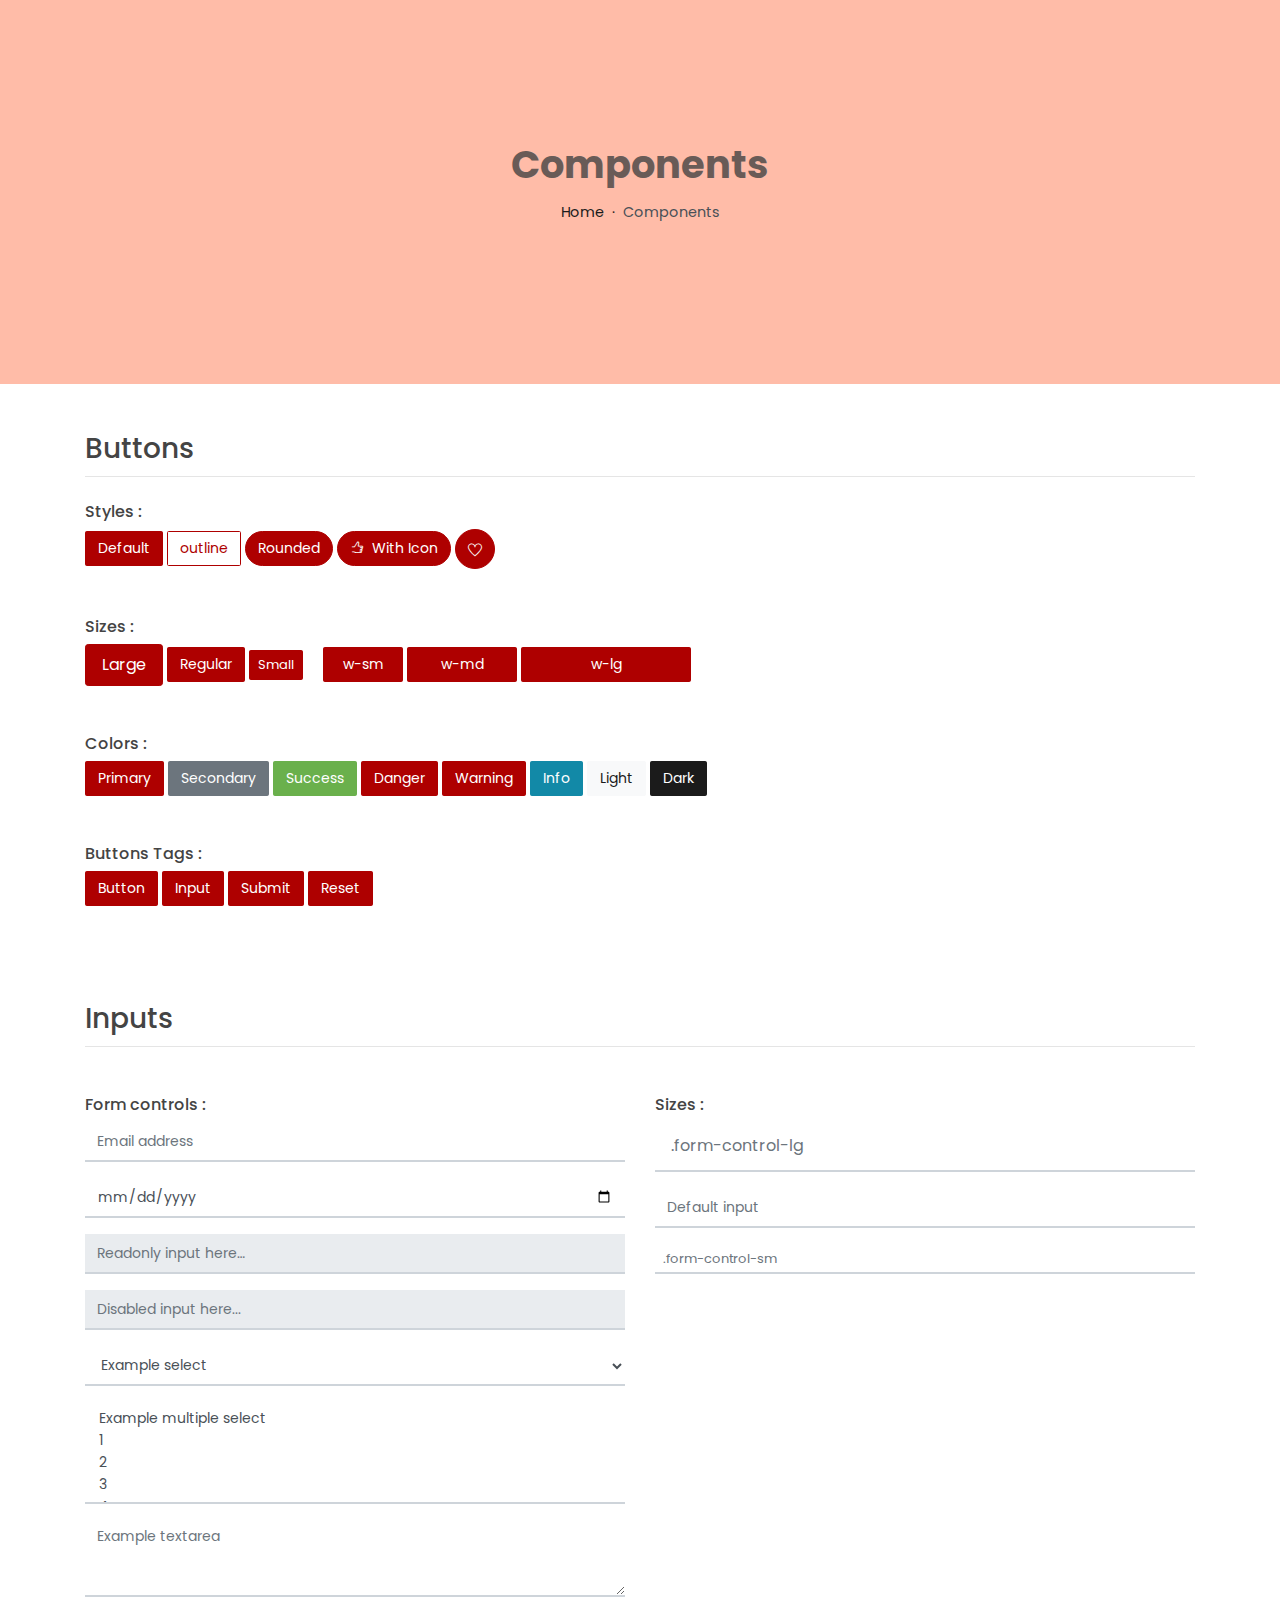
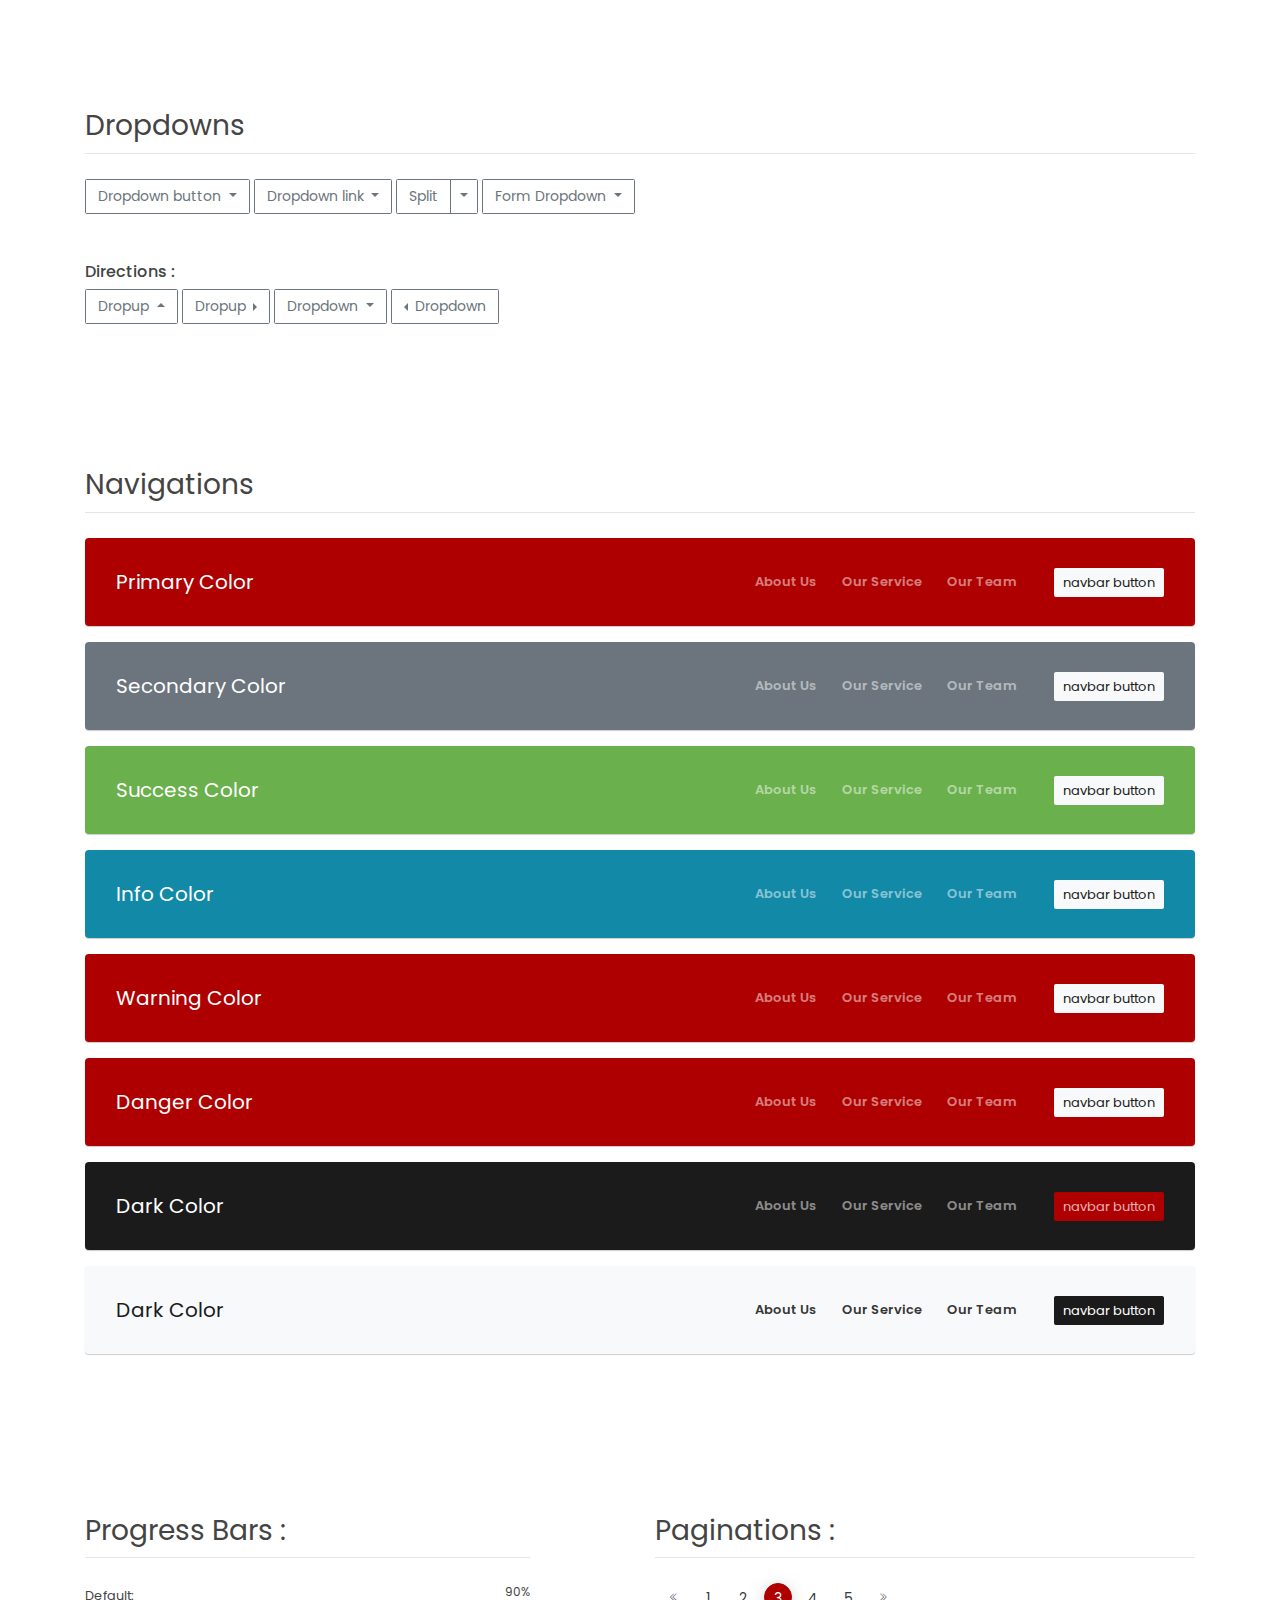
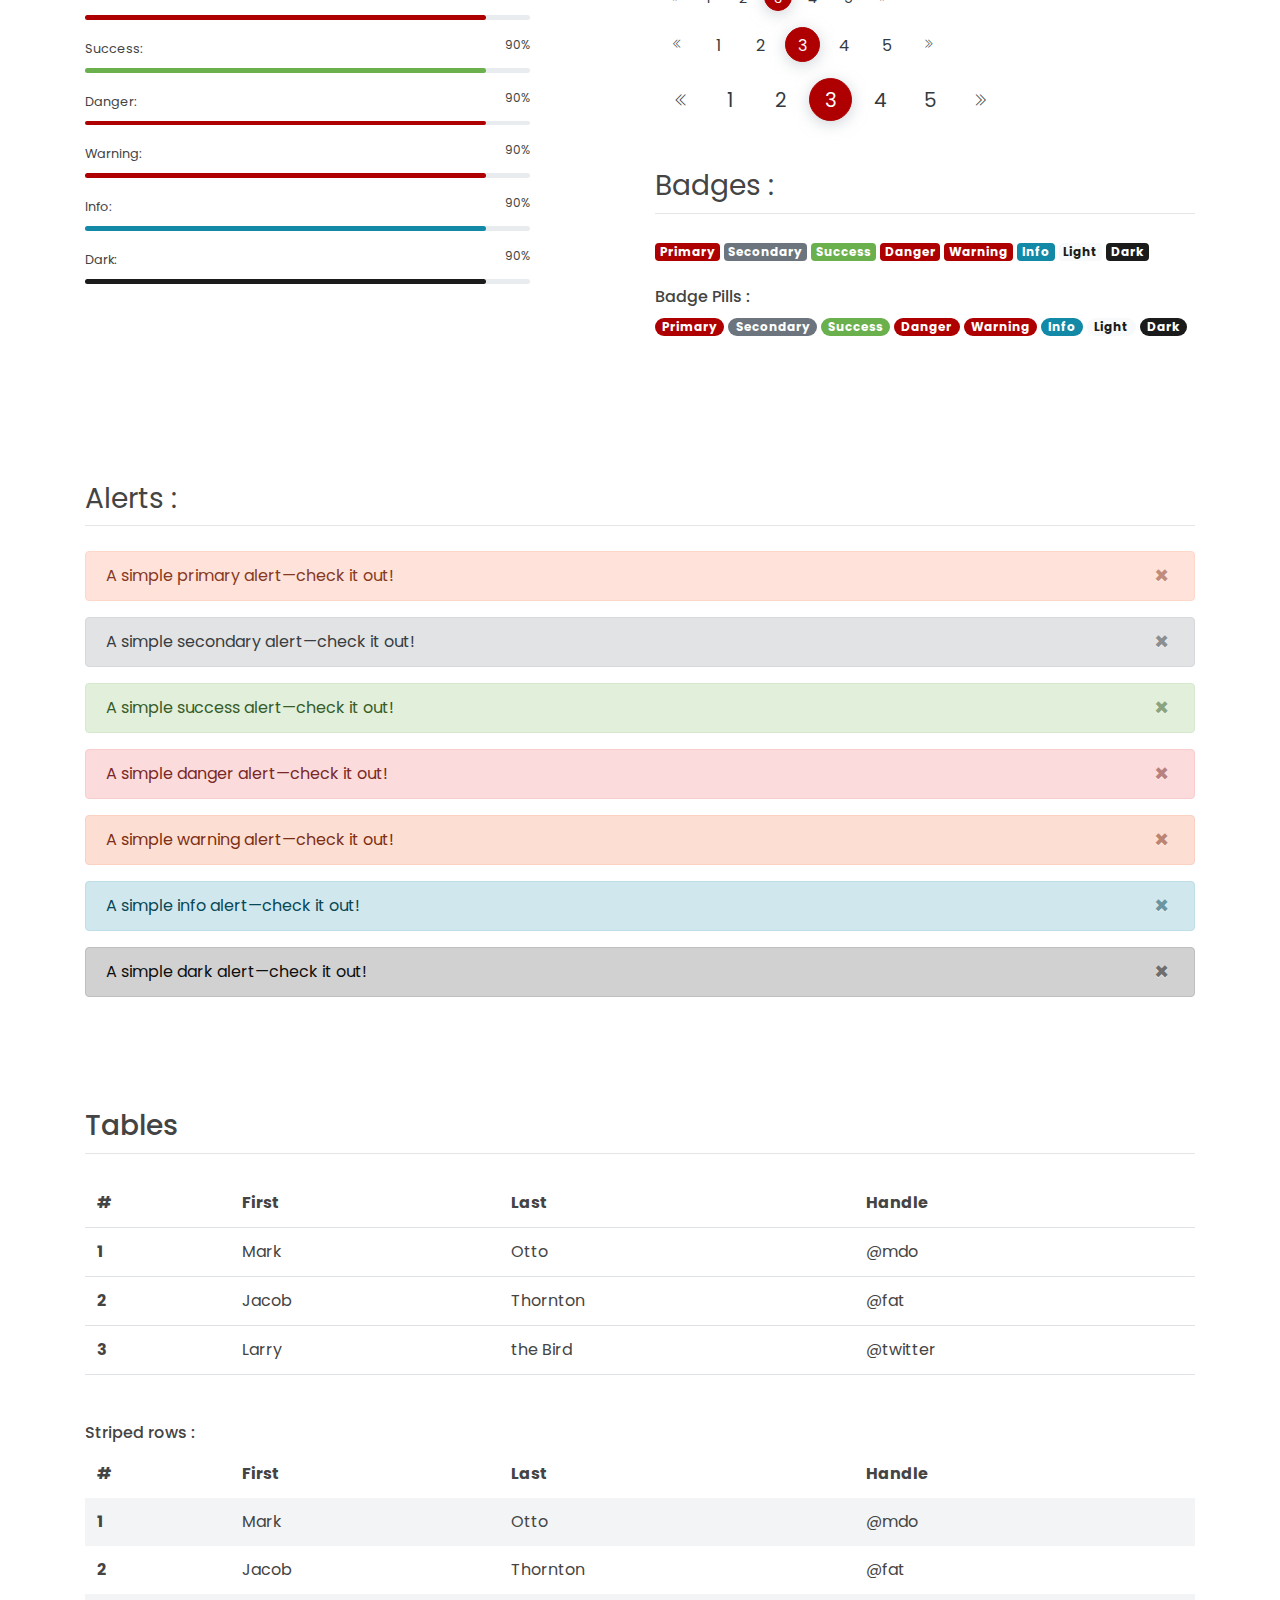
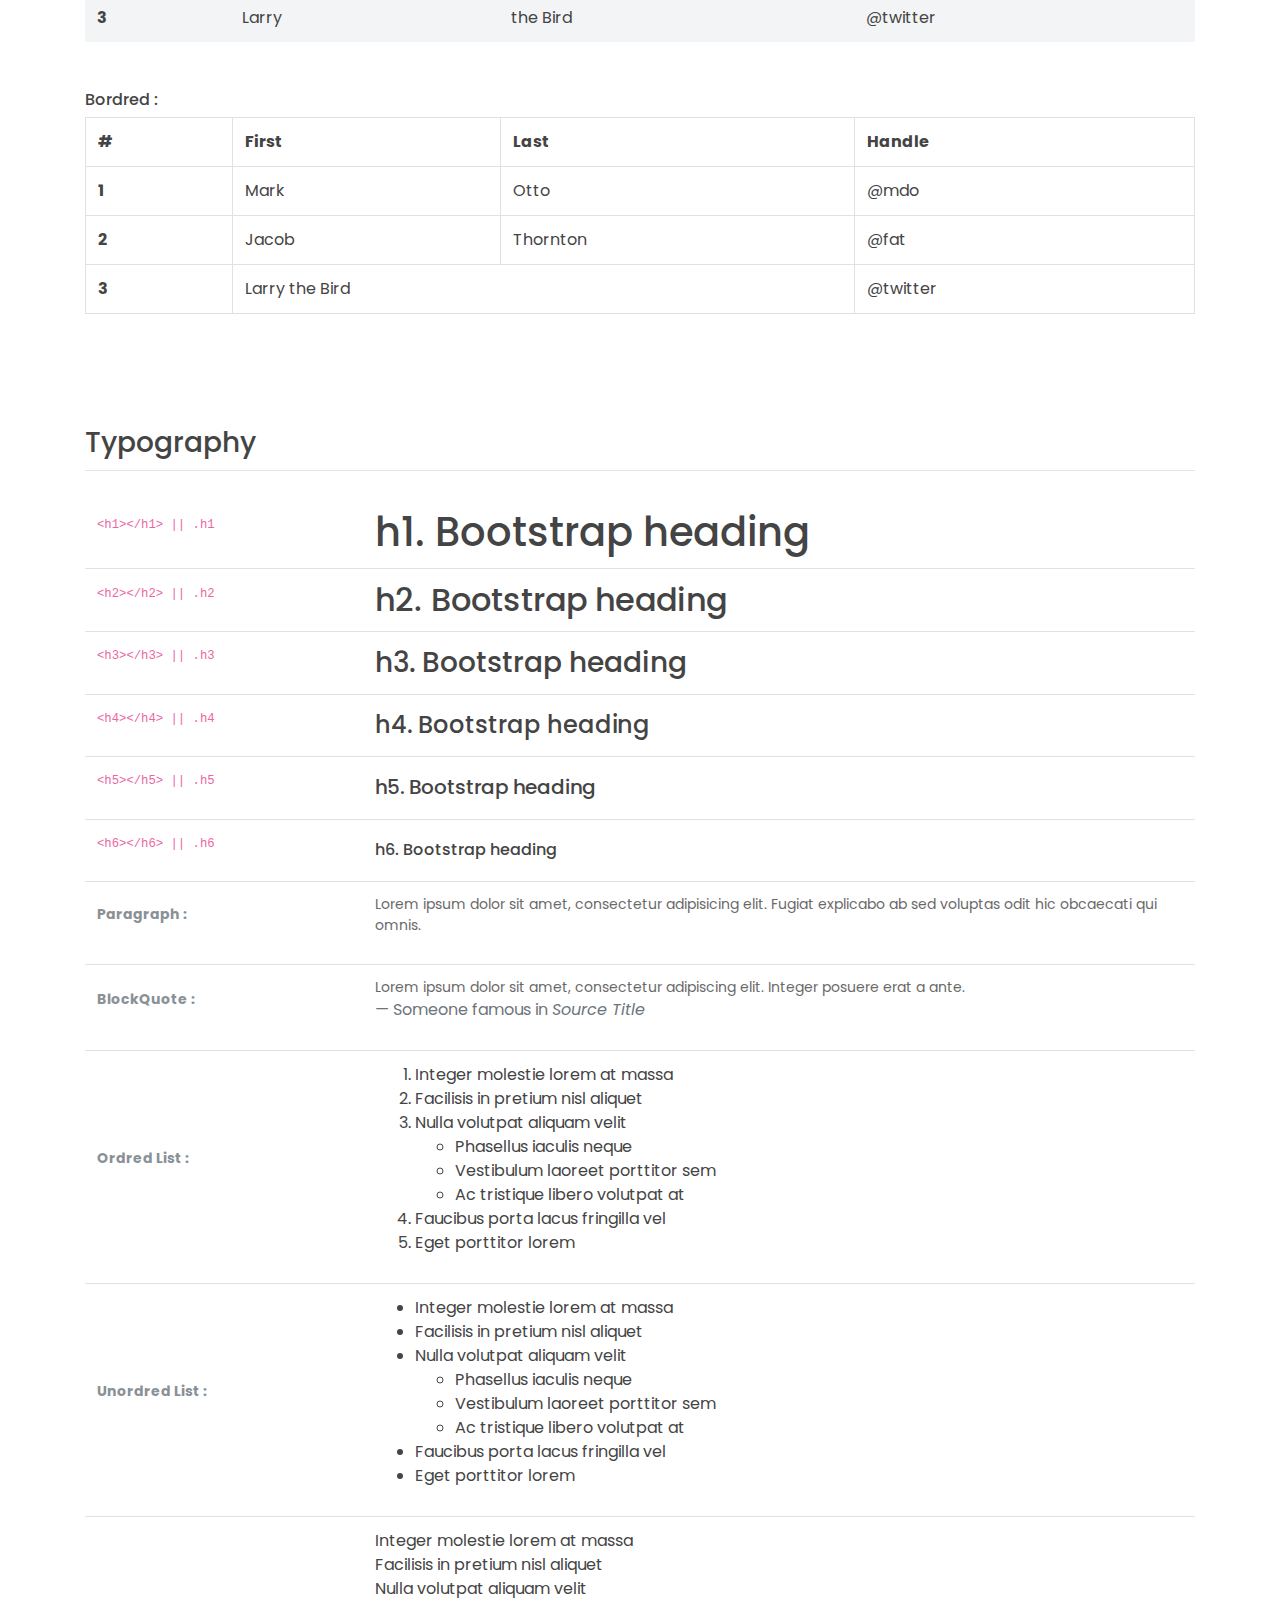
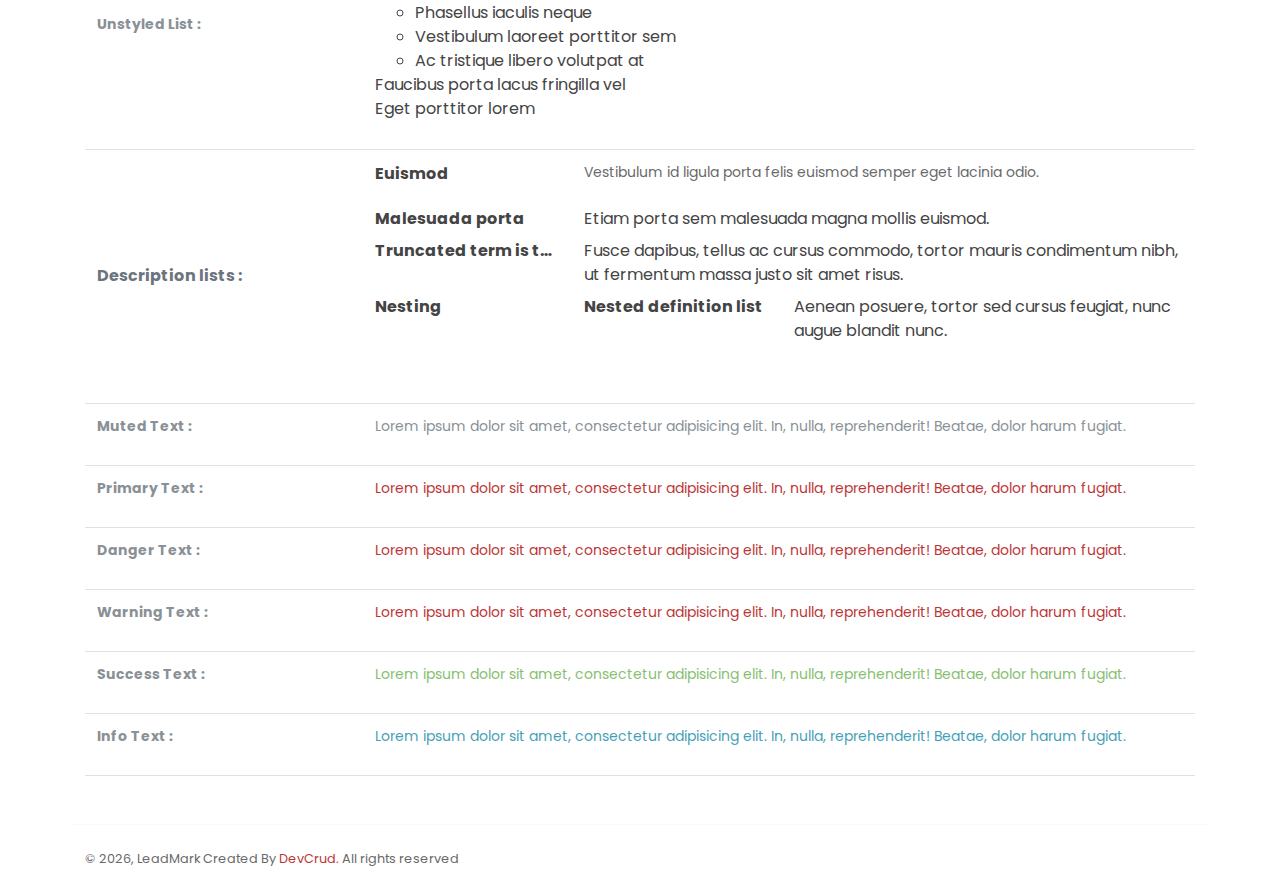
<file: components.html>
<!DOCTYPE html>
<html lang="en">
<head>
   <meta charset="utf-8">
    <meta name="viewport" content="width=device-width, initial-scale=1, shrink-to-fit=no">
    <meta name="description" content="Start your development with LeadMark landing page.">
    <meta name="author" content="Devcrud">
    <title>LeadMark Landing page | Components</title>
   <!-- font icons -->
   <link rel="stylesheet" href="assets/vendors/themify-icons/css/themify-icons.css">
   <!-- Bootstrap + Steller  -->
   <link rel="stylesheet" href="assets/css/leadmark.css">
</head>
<body>

   <!-- Page Header -->
   <header class="header header-mini"> 
      <div class="header-title">Components</div> 
      <nav aria-label="breadcrumb">
         <ol class="breadcrumb">
            <li class="breadcrumb-item"><a href="/">Home</a></li>
            <li class="breadcrumb-item active" aria-current="page">Components</li>
         </ol>
      </nav>
   </header> <!-- End Of Page Header -->

   <!-- main content -->
   <div class="container">

      <!-- Buttons -->
      <h3 class="mt-5">Buttons</h3>
      <hr>
      <h6 class="section-secondary-title">Styles :</h6>
      <button class="btn btn-primary">Default</button>
      <button class="btn btn-outline-primary">outline</button>
      <button class="btn btn-primary rounded">Rounded</button>
      <button class="btn btn-primary rounded"><i class="ti-thumb-up pr-1"></i> With Icon</button>
      <button class="btn btn-primary circle"><i class="ti-heart"></i></button>

      <h6 class="section-secondary-title mt-5">Sizes :</h6>
      <button class="btn btn-primary btn-lg">Large</button>
      <button class="btn btn-primary ">Regular</button>
      <button class="btn btn-primary btn-sm">Small</button>
      <button class="btn btn-primary w-sm ml-3">w-sm</button>
      <button class="btn btn-primary w-md">w-md</button>
      <button class="btn btn-primary w-lg">w-lg</button>

      <h6 class="section-secondary-title mt-5">Colors :</h6>          
      <button type="button" class="btn btn-primary">Primary</button>
      <button type="button" class="btn btn-secondary">Secondary</button>
      <button type="button" class="btn btn-success">Success</button>
      <button type="button" class="btn btn-danger">Danger</button>
      <button type="button" class="btn btn-warning">Warning</button>
      <button type="button" class="btn btn-info">Info</button>
      <button type="button" class="btn btn-light">Light</button>
      <button type="button" class="btn btn-dark">Dark</button>

      <h6 class="section-secondary-title mt-5">Buttons Tags :</h6>
      <button class="btn btn-primary" type="submit">Button</button>
      <input class="btn btn-primary" type="button" value="Input">
      <input class="btn btn-primary" type="submit" value="Submit">
      <input class="btn btn-primary" type="reset" value="Reset">
      
      <!-- devider -->
      <div class="py-5"></div>

      <!-- Inputs -->
      <h3>Inputs</h3>
      <hr>
      <div class="row mt-5">
         <div class="col-md-6">
            <h6 class="section-secondary-title">Form controls :</h6>        
            <div class="form-group">
               <input type="email" class="form-control" id="exampleFormControlInput1" placeholder="Email address">
            </div>
            <div class="form-group">
               <input type="date" class="form-control" id="exampleFormControlInput1" placeholder="Date">
            </div>
            <div class="form-group">
               <input class="form-control" type="text" placeholder="Readonly input here…" readonly>
            </div>
            <div class="form-group">
               <input class="form-control" id="disabledInput" type="text" placeholder="Disabled input here..." disabled>
            </div>
            <div class="form-group">
               <select class="form-control" id="exampleFormControlSelect1">
                  <option>Example select</option>
                  <option>1</option>
                  <option>2</option>
                  <option>3</option>
                  <option>4</option>
                  <option>5</option>
               </select>
            </div>
            <div class="form-group">
               <select multiple class="form-control" id="exampleFormControlSelect2">
                  <option>Example multiple select</option>
                  <option>1</option>
                  <option>2</option>
                  <option>3</option>
                  <option>4</option>
                  <option>5</option>
               </select>
            </div>
            <div class="form-group">
               <textarea class="form-control" id="exampleFormControlTextarea1" rows="3" placeholder="Example textarea"></textarea>
            </div>
         </div>
         <div class="col-md-6">
            <h6 class="section-secondary-title">Sizes :</h6>    
            <div class="form-group">
               <input class="form-control form-control-lg" type="text" placeholder=".form-control-lg">             
            </div>
            <div class="form-group">
               <input class="form-control" type="text" placeholder="Default input">
            </div>
            <div class="form-group">
               <input class="form-control form-control-sm" type="text" placeholder=".form-control-sm"> 
            </div>
         </div>
      </div> <!-- end of inputs -->   

      <!-- devider -->
      <div class="py-5"></div>             

      <!-- Dropdowns -->
      <h3 class="components-section-title font-weight-normal">Dropdowns</h3>
      <hr>
      <div class="dropdown d-inline-block">
         <button class="btn btn-outline-secondary dropdown-toggle" type="button" id="dropdownMenuButton" data-toggle="dropdown" aria-haspopup="true" aria-expanded="false">
         Dropdown button
         </button>
         <div class="dropdown-menu" aria-labelledby="dropdownMenuButton">
         <a class="dropdown-item" href="#">Action</a>
         <a class="dropdown-item" href="#">Another action</a>
         <a class="dropdown-item" href="#">Something else here</a>
         </div>
      </div>
      <div class="dropdown d-inline-block">
         <a class="btn btn-outline-secondary dropdown-toggle" href="#" role="button" id="dropdownMenuLink" data-toggle="dropdown" aria-haspopup="true" aria-expanded="false">
            Dropdown link
         </a>
         <div class="dropdown-menu" aria-labelledby="dropdownMenuLink">
            <a class="dropdown-item" href="#">Action</a>
            <a class="dropdown-item" href="#">Another action</a>
            <a class="dropdown-item" href="#">Something else here</a>
         </div>
      </div>
      <div class="btn-group">
         <button type="button" class="btn btn-outline-secondary">Split</button>
         <button type="button" class="btn btn-outline-secondary dropdown-toggle dropdown-toggle-split" data-toggle="dropdown" aria-haspopup="true" aria-expanded="false">
         <span class="sr-only">Toggle Dropdown</span>
         </button>
         <div class="dropdown-menu">
            <a class="dropdown-item" href="#">Action</a>
            <a class="dropdown-item" href="#">Another action</a>
            <a class="dropdown-item" href="#">Something else here</a>
            <div class="dropdown-divider"></div>
            <a class="dropdown-item" href="#">Separated link</a>
         </div>
      </div>
      <div class="btn-group">
         <button class="btn btn-outline-secondary dropdown-toggle" type="button" id="dropdownMenuButton" data-toggle="dropdown" aria-haspopup="true" aria-expanded="false">
            Form Dropdown
         </button>
         <div class="dropdown-menu form">
            <form class="px-4 py-3">
               <div class="form-group">
                  <input type="email" class="form-control" id="exampleDropdownFormEmail1" placeholder="email@example.com">
               </div>
               <div class="form-group">
                  <input type="password" class="form-control" id="exampleDropdownFormPassword1" placeholder="Password">
               </div>
               <div class="form-check mb-3">
                  <input type="checkbox" class="form-check-input" id="dropdownCheck">
                  <label class="form-check-label" for="dropdownCheck">
                     Remember me
                  </label>
               </div>
               <button type="submit" class="btn btn-primary btn-block">Sign in</button>
            </form>
            <div class="dropdown-divider"></div>
            <a class="dropdown-item" href="#"><small>New around here? Sign up</small></a>
            <a class="dropdown-item" href="#"><small>Forgot password?</small></a>
         </div>
      </div>       
      <h6 class="section-secondary-title mt-5">Directions :</h6>  
      <div class="btn-group dropup">
         <button type="button" class="btn btn-outline-secondary dropdown-toggle" data-toggle="dropdown" aria-haspopup="true" aria-expanded="false">
            Dropup
         </button>
         <div class="dropdown-menu">
            <a class="dropdown-item" href="#">Action</a>
            <a class="dropdown-item" href="#">Another action</a>
            <a class="dropdown-item" href="#">Something else here</a>
            <div class="dropdown-divider"></div>
            <a class="dropdown-item" href="#">Separated link</a>
         </div>
      </div>
      <div class="btn-group dropright">
         <button type="button" class="btn btn-outline-secondary dropdown-toggle" data-toggle="dropdown" aria-haspopup="true" aria-expanded="false">
            Dropup
         </button>
         <div class="dropdown-menu">
            <a class="dropdown-item" href="#">Action</a>
            <a class="dropdown-item" href="#">Another action</a>
            <a class="dropdown-item" href="#">Something else here</a>
            <div class="dropdown-divider"></div>
            <a class="dropdown-item" href="#">Separated link</a>
         </div>
      </div>
      <div class="btn-group">
         <button type="button" class="btn btn-outline-secondary dropdown-toggle" data-toggle="dropdown" aria-haspopup="true" aria-expanded="false">
            Dropdown
         </button>
         <div class="dropdown-menu">
            <a class="dropdown-item" href="#">Action</a>
            <a class="dropdown-item" href="#">Another action</a>
            <a class="dropdown-item" href="#">Something else here</a>
            <div class="dropdown-divider"></div>
            <a class="dropdown-item" href="#">Separated link</a>
         </div>
      </div>
      <div class="btn-group dropleft">
         <button type="button" class="btn btn-outline-secondary dropdown-toggle" data-toggle="dropdown" aria-haspopup="true" aria-expanded="false">
            Dropdown
         </button>
         <div class="dropdown-menu">
            <a class="dropdown-item" href="#">Action</a>
            <a class="dropdown-item" href="#">Another action</a>
            <a class="dropdown-item" href="#">Something else here</a>
            <div class="dropdown-divider"></div>
            <a class="dropdown-item" href="#">Separated link</a>
         </div>
      </div> <!-- end of Dropdowns -->  

      <!-- devider -->
      <div class="py-5"></div>   

      <!-- navbars -->
      <h3 class="components-section-title font-weight-normal mt-5">Navigations</h3>
      <hr>
      <nav class="navbar navbar-expand-sm navbar-dark bg-primary rounded shadow mb-3">
         <div class="container">
            <a class="navbar-brand" href="#">Primary Color</a>
            <button class="navbar-toggler ml-auto" type="button" data-toggle="collapse" data-target="#navbarSupportedContent" aria-controls="navbarSupportedContent" aria-expanded="false" aria-label="Toggle navigation">
            <span class="navbar-toggler-icon"></span>
            </button>
            <div class="collapse navbar-collapse" id="navbarSupportedContent">
               <ul class="navbar-nav ml-auto"> 
                  <li class="nav-item">
                     <a class="nav-link" href="#about">About Us</a>
                  </li>
                  <li class="nav-item">
                     <a class="nav-link" href="#service">Our Service</a>
                  </li>
                  <li class="nav-item">
                     <a class="nav-link" href="#team">Our Team</a>
                  </li>
                  <li class="nav-item">
                     <a href="#book-table" class="ml-4 mt-1 btn btn-light btn-sm">navbar button</a>
                  </li>
               </ul>                       
            </div>
         </div>
      </nav>
      <nav class="navbar navbar-expand-sm navbar-dark bg-secondary rounded shadow mb-3">
         <div class="container">
            <a class="navbar-brand" href="#">Secondary Color</a>
            <button class="navbar-toggler ml-auto" type="button" data-toggle="collapse" data-target="#navbarSupportedContent" aria-controls="navbarSupportedContent" aria-expanded="false" aria-label="Toggle navigation">
            <span class="navbar-toggler-icon"></span>
            </button>
            <div class="collapse navbar-collapse" id="navbarSupportedContent">
               <ul class="navbar-nav ml-auto"> 
                  <li class="nav-item">
                     <a class="nav-link" href="#about">About Us</a>
                  </li>
                  <li class="nav-item">
                     <a class="nav-link" href="#service">Our Service</a>
                  </li>
                  <li class="nav-item">
                     <a class="nav-link" href="#team">Our Team</a>
                  </li>
                  <li class="nav-item">
                     <a href="#book-table" class="ml-4 mt-1 btn btn-light btn-sm">navbar button</a>
                  </li>
               </ul>                       
            </div>
         </div>
      </nav>
      <nav class="navbar navbar-expand-sm navbar-dark bg-success rounded shadow mb-3">
         <div class="container">
            <a class="navbar-brand" href="#">Success Color</a>
            <button class="navbar-toggler ml-auto" type="button" data-toggle="collapse" data-target="#navbarSupportedContent" aria-controls="navbarSupportedContent" aria-expanded="false" aria-label="Toggle navigation">
            <span class="navbar-toggler-icon"></span>
            </button>
            <div class="collapse navbar-collapse" id="navbarSupportedContent">
               <ul class="navbar-nav ml-auto"> 
                  <li class="nav-item">
                     <a class="nav-link" href="#about">About Us</a>
                  </li>
                  <li class="nav-item">
                     <a class="nav-link" href="#service">Our Service</a>
                  </li>
                  <li class="nav-item">
                     <a class="nav-link" href="#team">Our Team</a>
                  </li>
                  <li class="nav-item">
                     <a href="#book-table" class="ml-4 mt-1 btn btn-light btn-sm">navbar button</a>
                  </li>
               </ul>                       
            </div>
         </div>
      </nav>
      <nav class="navbar navbar-expand-sm navbar-dark bg-info rounded shadow mb-3">
         <div class="container">
            <a class="navbar-brand" href="#">Info Color</a>
            <button class="navbar-toggler ml-auto" type="button" data-toggle="collapse" data-target="#navbarSupportedContent" aria-controls="navbarSupportedContent" aria-expanded="false" aria-label="Toggle navigation">
            <span class="navbar-toggler-icon"></span>
            </button>
            <div class="collapse navbar-collapse" id="navbarSupportedContent">
               <ul class="navbar-nav ml-auto"> 
                  <li class="nav-item">
                     <a class="nav-link" href="#about">About Us</a>
                  </li>
                  <li class="nav-item">
                     <a class="nav-link" href="#service">Our Service</a>
                  </li>
                  <li class="nav-item">
                     <a class="nav-link" href="#team">Our Team</a>
                  </li>
                  <li class="nav-item">
                     <a href="#book-table" class="ml-4 mt-1 btn btn-light btn-sm">navbar button</a>
                  </li>
               </ul>                       
            </div>
         </div>
      </nav>
      <nav class="navbar navbar-expand-sm navbar-dark bg-warning rounded shadow mb-3">
         <div class="container">
            <a class="navbar-brand" href="#">Warning Color</a>
            <button class="navbar-toggler ml-auto" type="button" data-toggle="collapse" data-target="#navbarSupportedContent" aria-controls="navbarSupportedContent" aria-expanded="false" aria-label="Toggle navigation">
            <span class="navbar-toggler-icon"></span>
            </button>
            <div class="collapse navbar-collapse" id="navbarSupportedContent">
               <ul class="navbar-nav ml-auto"> 
                  <li class="nav-item">
                     <a class="nav-link" href="#about">About Us</a>
                  </li>
                  <li class="nav-item">
                     <a class="nav-link" href="#service">Our Service</a>
                  </li>
                  <li class="nav-item">
                     <a class="nav-link" href="#team">Our Team</a>
                  </li>
                  <li class="nav-item">
                     <a href="#book-table" class="ml-4 mt-1 btn btn-light btn-sm">navbar button</a>
                  </li>
               </ul>                       
            </div>
         </div>
      </nav>
      <nav class="navbar navbar-expand-sm navbar-dark bg-danger rounded shadow mb-3">
         <div class="container">
            <a class="navbar-brand" href="#">Danger Color</a>
            <button class="navbar-toggler ml-auto" type="button" data-toggle="collapse" data-target="#navbarSupportedContent" aria-controls="navbarSupportedContent" aria-expanded="false" aria-label="Toggle navigation">
            <span class="navbar-toggler-icon"></span>
            </button>
            <div class="collapse navbar-collapse" id="navbarSupportedContent">
               <ul class="navbar-nav ml-auto"> 
                  <li class="nav-item">
                     <a class="nav-link" href="#about">About Us</a>
                  </li>
                  <li class="nav-item">
                     <a class="nav-link" href="#service">Our Service</a>
                  </li>
                  <li class="nav-item">
                     <a class="nav-link" href="#team">Our Team</a>
                  </li>
                  <li class="nav-item">
                     <a href="#book-table" class="ml-4 mt-1 btn btn-light btn-sm">navbar button</a>
                  </li>
               </ul>                       
            </div>
         </div>
      </nav>
      <nav class="navbar navbar-expand-sm navbar-dark bg-dark rounded shadow mb-3">
         <div class="container">
            <a class="navbar-brand" href="#">Dark Color</a>
            <button class="navbar-toggler ml-auto" type="button" data-toggle="collapse" data-target="#navbarSupportedContent" aria-controls="navbarSupportedContent" aria-expanded="false" aria-label="Toggle navigation">
            <span class="navbar-toggler-icon"></span>
            </button>
            <div class="collapse navbar-collapse" id="navbarSupportedContent">
               <ul class="navbar-nav ml-auto"> 
                  <li class="nav-item">
                     <a class="nav-link" href="#about">About Us</a>
                  </li>
                  <li class="nav-item">
                     <a class="nav-link" href="#service">Our Service</a>
                  </li>
                  <li class="nav-item">
                     <a class="nav-link" href="#team">Our Team</a>
                  </li>
                  <li class="nav-item">
                     <a href="#book-table" class="ml-4 mt-1 btn btn-primary btn-sm">navbar button</a>
                  </li>
               </ul>                       
            </div>
         </div>
      </nav>
      <nav class="navbar navbar-expand-sm navbar-light bg-light rounded shadow mb-3">
         <div class="container">
            <a class="navbar-brand" href="#">Dark Color</a>
            <button class="navbar-toggler ml-auto" type="button" data-toggle="collapse" data-target="#navbarSupportedContent" aria-controls="navbarSupportedContent" aria-expanded="false" aria-label="Toggle navigation">
            <span class="navbar-toggler-icon"></span>
            </button>
            <div class="collapse navbar-collapse" id="navbarSupportedContent">
               <ul class="navbar-nav ml-auto"> 
                  <li class="nav-item">
                     <a class="nav-link" href="#about">About Us</a>
                  </li>
                  <li class="nav-item">
                     <a class="nav-link" href="#service">Our Service</a>
                  </li>
                  <li class="nav-item">
                     <a class="nav-link" href="#team">Our Team</a>
                  </li>
                  <li class="nav-item">
                     <a href="#book-table" class="ml-4 mt-1 btn btn-dark btn-sm">navbar button</a>
                  </li>
               </ul>                       
            </div>
         </div>
      </nav>
      <!-- End of navbars -->

      <!-- devider -->
      <div class="py-5"></div>   
      
      <!-- progress bars -->
      <div class="row justify-content-between">
         <div class="col-md-5">
            <h3 class="components-section-title font-weight-normal mt-5">Progress Bars :</h3>
            <hr>
            <small>Default: </small>
            <div class="progress mt-2 mb-3">
               <div class="progress-bar" role="progressbar" style="width: 90%" aria-valuenow="25" aria-valuemin="0" aria-valuemax="100"><span>90%</span></div>
            </div>
            <small>Success:</small>
            <div class="progress mt-2 mb-3">
               <div class="progress-bar bg-success" role="progressbar" style="width: 90%" aria-valuenow="25" aria-valuemin="0" aria-valuemax="100"><span>90%</span></div>
            </div>
            <small>Danger:</small>
            <div class="progress mt-2 mb-3">
               <div class="progress-bar bg-danger" role="progressbar" style="width: 90%" aria-valuenow="25" aria-valuemin="0" aria-valuemax="100"><span>90%</span></div>
            </div>
            <small>Warning:</small>
            <div class="progress mt-2 mb-3">
               <div class="progress-bar bg-warning" role="progressbar" style="width: 90%" aria-valuenow="25" aria-valuemin="0" aria-valuemax="100"><span>90%</span></div>
            </div>
            <small>Info:</small>
            <div class="progress mt-2 mb-3">
               <div class="progress-bar bg-info" role="progressbar" style="width: 90%" aria-valuenow="25" aria-valuemin="0" aria-valuemax="100"><span>90%</span></div>
            </div>
            <small>Dark:</small>
            <div class="progress mt-2 mb-3">
               <div class="progress-bar bg-dark" role="progressbar" style="width: 90%" aria-valuenow="25" aria-valuemin="0" aria-valuemax="100"><span>90%</span></div>
            </div>
         </div>
         <div class="col-md-6">
            <h3 class="components-section-title font-weight-normal mt-5">Paginations :</h3>
            <hr>
            <nav aria-label="Page navigation example">
               <ul class="pagination pagination-sm">
                  <li class="page-item"><a class="page-link" href="#"><i class="ti-angle-double-left"></i></a></li>
                  <li class="page-item"><a class="page-link" href="#">1</a></li>
                  <li class="page-item"><a class="page-link" href="#">2</a></li>
                  <li class="page-item active"><a class="page-link" href="#">3</a></li>
                  <li class="page-item"><a class="page-link" href="#">4</a></li>
                  <li class="page-item"><a class="page-link" href="#">5</a></li>
                  <li class="page-item"><a class="page-link" href="#"><i class="ti-angle-double-right"></i></a></li>
               </ul>
            </nav>
            <nav aria-label="Page navigation example">
               <ul class="pagination">
               <li class="page-item"><a class="page-link" href="#"><i class="ti-angle-double-left"></i></a></li>
                  <li class="page-item"><a class="page-link" href="#">1</a></li>
                  <li class="page-item"><a class="page-link" href="#">2</a></li>
                  <li class="page-item active"><a class="page-link" href="#">3</a></li>
                  <li class="page-item"><a class="page-link" href="#">4</a></li>
                  <li class="page-item"><a class="page-link" href="#">5</a></li>
                  <li class="page-item"><a class="page-link" href="#"><i class="ti-angle-double-right"></i></a></li>
               </ul>
            </nav>
            <nav aria-label="Page navigation example">
               <ul class="pagination pagination-lg">
                  <li class="page-item"><a class="page-link" href="#"><i class="ti-angle-double-left"></i></a></li>
                  <li class="page-item"><a class="page-link" href="#">1</a></li>
                  <li class="page-item"><a class="page-link" href="#">2</a></li>
                  <li class="page-item active"><a class="page-link" href="#">3</a></li>
                  <li class="page-item"><a class="page-link" href="#">4</a></li>
                  <li class="page-item"><a class="page-link" href="#">5</a></li>
                  <li class="page-item"><a class="page-link" href="#"><i class="ti-angle-double-right"></i></a></li>
               </ul>
            </nav>

            <!-- Badges -->
            <h3 class="components-section-title font-weight-normal mt-5">Badges :</h3>
            <hr>
            <span class="badge badge-primary">Primary</span>
            <span class="badge badge-secondary">Secondary</span>
            <span class="badge badge-success">Success</span>
            <span class="badge badge-danger">Danger</span>
            <span class="badge badge-warning">Warning</span>
            <span class="badge badge-info">Info</span>
            <span class="badge badge-light">Light</span>
            <span class="badge badge-dark">Dark</span>
            <h6 class="section-secondary-title mt-4 mb-2">Badge Pills :</h6>
            <span class="badge badge-pill badge-primary">Primary</span>
            <span class="badge badge-pill badge-secondary">Secondary</span>
            <span class="badge badge-pill badge-success">Success</span>
            <span class="badge badge-pill badge-danger">Danger</span>
            <span class="badge badge-pill badge-warning">Warning</span>
            <span class="badge badge-pill badge-info">Info</span>
            <span class="badge badge-pill badge-light">Light</span>
            <span class="badge badge-pill badge-dark">Dark</span>
         </div>
      </div> <!-- End of Progress bars -->

      <!-- devider -->
      <div class="py-5"></div>  

      <!-- Alerts -->
      <h3 class="components-section-title font-weight-normal mt-5">Alerts :</h3>
      <hr>
      <div class="alert alert-primary alert-dismissible fade show" role="alert">
         A simple primary alert—check it out!
         <button type="button" class="close" data-dismiss="alert" aria-label="Close">
            <span aria-hidden="true">&times;</span>
         </button>
      </div>
      <div class="alert alert-secondary alert-dismissible fade show" role="alert">
         A simple secondary alert—check it out!
         <button type="button" class="close" data-dismiss="alert" aria-label="Close">
            <span aria-hidden="true">&times;</span>
         </button>
      </div>
      <div class="alert alert-success alert-dismissible fade show" role="alert">
         A simple success alert—check it out!
         <button type="button" class="close" data-dismiss="alert" aria-label="Close">
            <span aria-hidden="true">&times;</span>
         </button>
      </div>
      <div class="alert alert-danger alert-dismissible fade show" role="alert">
         A simple danger alert—check it out!
         <button type="button" class="close" data-dismiss="alert" aria-label="Close">
            <span aria-hidden="true">&times;</span>
         </button>
      </div>
      <div class="alert alert-warning alert-dismissible fade show" role="alert">
         A simple warning alert—check it out!
         <button type="button" class="close" data-dismiss="alert" aria-label="Close">
            <span aria-hidden="true">&times;</span>
         </button>
      </div>
      <div class="alert alert-info alert-dismissible fade show" role="alert">
         A simple info alert—check it out!
         <button type="button" class="close" data-dismiss="alert" aria-label="Close">
            <span aria-hidden="true">&times;</span>
         </button>
      </div>
      <div class="alert alert-dark alert-dismissible fade show" role="alert">
         A simple dark alert—check it out!
         <button type="button" class="close" data-dismiss="alert" aria-label="Close">
            <span aria-hidden="true">&times;</span>
         </button>
      </div>
      <!-- end of alerts -->

      <!-- devider -->
      <div class="py-5"></div> 
   
      <!-- tables -->
      <h3 class="components-section-title">Tables</h3>
      <hr>
      <table class="table">
         <thead>
            <tr>
               <th scope="col">#</th>
               <th scope="col">First</th>
               <th scope="col">Last</th>
               <th scope="col">Handle</th>
            </tr>
         </thead>
         <tbody>
            <tr>
               <th scope="row">1</th>
               <td>Mark</td>
               <td>Otto</td>
               <td>@mdo</td>
            </tr>
            <tr>
               <th scope="row">2</th>
               <td>Jacob</td>
               <td>Thornton</td>
               <td>@fat</td>
            </tr>
            <tr>
               <th scope="row">3</th>
               <td>Larry</td>
               <td>the Bird</td>
               <td>@twitter</td>
            </tr>
         </tbody>
      </table>

      <h6 class="section-secondary-title mt-5">Striped rows :</h6>
      <table class="table table-striped">
         <thead>
            <tr>
               <th scope="col">#</th>
               <th scope="col">First</th>
               <th scope="col">Last</th>
               <th scope="col">Handle</th>
            </tr>
         </thead>
         <tbody>
            <tr>
               <th scope="row">1</th>
               <td>Mark</td>
               <td>Otto</td>
               <td>@mdo</td>
            </tr>
            <tr>
               <th scope="row">2</th>
               <td>Jacob</td>
               <td>Thornton</td>
               <td>@fat</td>
            </tr>
            <tr>
               <th scope="row">3</th>
               <td>Larry</td>
               <td>the Bird</td>
               <td>@twitter</td>
            </tr>
         </tbody>
      </table>

      <h6 class="section-secondary-title mt-5">Bordred :</h6>
      <table class="table table-bordered">
         <thead>
            <tr>
               <th scope="col">#</th>
               <th scope="col">First</th>
               <th scope="col">Last</th>
               <th scope="col">Handle</th>
            </tr>
         </thead>
         <tbody>
            <tr>
               <th scope="row">1</th>
               <td>Mark</td>
               <td>Otto</td>
               <td>@mdo</td>
            </tr>
            <tr>
               <th scope="row">2</th>
               <td>Jacob</td>
               <td>Thornton</td>
               <td>@fat</td>
            </tr>
            <tr>
               <th scope="row">3</th>
               <td colspan="2">Larry the Bird</td>
               <td>@twitter</td>
            </tr>
         </tbody>
      </table>
      <!-- end of tables -->

      <!-- devider -->
      <div class="py-5"></div> 

      <!-- typography -->
      <h3 class="components-section-title">Typography</h3>
      <hr>
      <table class="table table-borderless v-align-center">
         <tbody>
            <tr>
               <td>
                  <p><code class="highlighter-rouge">&lt;h1&gt;&lt;/h1&gt; || .h1</code></p>
               </td>
               <td class="w-75"><span class="h1">h1. Bootstrap heading</span></td>
            </tr>
            <tr>
               <td>
                  <p><code class="highlighter-rouge">&lt;h2&gt;&lt;/h2&gt; || .h2</code></p>
               </td>
               <td><span class="h2">h2. Bootstrap heading</span></td>
            </tr>
            <tr>
               <td>
                  <p><code class="highlighter-rouge">&lt;h3&gt;&lt;/h3&gt; || .h3</code></p>
               </td>
               <td><span class="h3">h3. Bootstrap heading</span></td>
            </tr>
            <tr>
               <td>
                  <p><code class="highlighter-rouge">&lt;h4&gt;&lt;/h4&gt; || .h4</code></p>
               </td>
               <td><span class="h4">h4. Bootstrap heading</span></td>
            </tr>
            <tr>
               <td>
                  <p><code class="highlighter-rouge">&lt;h5&gt;&lt;/h5&gt; || .h5</code></p>
               </td>
               <td><span class="h5">h5. Bootstrap heading</span></td>
            </tr>
            <tr>
               <td>
                  <p><code class="highlighter-rouge">&lt;h6&gt;&lt;/h6&gt; || .h6</code></p>
               </td>
               <td><span class="h6">h6. Bootstrap heading</span></td>
            </tr>
            <tr>
               <td>
                  <p class="font-weight-bold text-muted">Paragraph :</p>
               </td>
               <td><p>Lorem ipsum dolor sit amet, consectetur adipisicing elit. Fugiat explicabo ab sed voluptas odit hic obcaecati qui omnis.</p></td>
            </tr>
            <tr>
               <td>
                  <p class="font-weight-bold text-muted">BlockQuote :</p>
               </td>
               <td>
                  <blockquote class="blockquote">
                     <p class="mb-0">Lorem ipsum dolor sit amet, consectetur adipiscing elit. Integer posuere erat a ante.</p>
                     <footer class="blockquote-footer">Someone famous in <cite title="Source Title">Source Title</cite></footer>
                  </blockquote>
               </td>
            </tr>

            <tr>
               <td><p class="font-weight-bold text-muted">Ordred List :</p></td>
               <td>
                  <ol>
                     <li>Integer molestie lorem at massa</li>
                     <li>Facilisis in pretium nisl aliquet</li>
                     <li>Nulla volutpat aliquam velit
                        <ul>
                           <li>Phasellus iaculis neque</li>
                           <li>Vestibulum laoreet porttitor sem</li>
                           <li>Ac tristique libero volutpat at</li>
                        </ul>
                     </li>
                     <li>Faucibus porta lacus fringilla vel</li>
                     <li>Eget porttitor lorem</li>
                  </ol>
               </td>
            </tr>
            <tr>
               <td><p class="font-weight-bold text-muted">Unordred List :</p></td>
               <td>
                  <ul >
                     <li>Integer molestie lorem at massa</li>
                     <li>Facilisis in pretium nisl aliquet</li>
                     <li>Nulla volutpat aliquam velit
                        <ul>
                           <li>Phasellus iaculis neque</li>
                           <li>Vestibulum laoreet porttitor sem</li>
                           <li>Ac tristique libero volutpat at</li>
                        </ul>
                     </li>
                     <li>Faucibus porta lacus fringilla vel</li>
                     <li>Eget porttitor lorem</li>
                  </ul>
               </td>
            </tr>
            <tr>
               <td><p class="font-weight-bold text-muted">Unstyled List :</p></td>
               <td>
                  <ul class="list-unstyled">
                     <li>Integer molestie lorem at massa</li>
                     <li>Facilisis in pretium nisl aliquet</li>
                     <li>Nulla volutpat aliquam velit
                        <ul>
                           <li>Phasellus iaculis neque</li>
                           <li>Vestibulum laoreet porttitor sem</li>
                           <li>Ac tristique libero volutpat at</li>
                        </ul>
                     </li>
                     <li>Faucibus porta lacus fringilla vel</li>
                     <li>Eget porttitor lorem</li>
                  </ul>
               </td>
            </tr>
            <tr>
               <td class="font-weight-bold text-muted">Description lists : </td>
               <td>
                  <dl class="row">
                     <dt class="col-sm-3">Euismod</dt>
                     <dd class="col-sm-9">
                        <p>Vestibulum id ligula porta felis euismod semper eget lacinia odio.</p>
                     </dd>

                     <dt class="col-sm-3">Malesuada porta</dt>
                     <dd class="col-sm-9">Etiam porta sem malesuada magna mollis euismod.</dd>

                     <dt class="col-sm-3 text-truncate">Truncated term is truncated</dt>
                     <dd class="col-sm-9">Fusce dapibus, tellus ac cursus commodo, tortor mauris condimentum nibh, ut fermentum massa justo sit amet risus.</dd>

                     <dt class="col-sm-3">Nesting</dt>
                     <dd class="col-sm-9">
                        <dl class="row">
                           <dt class="col-sm-4">Nested definition list</dt>
                           <dd class="col-sm-8">Aenean posuere, tortor sed cursus feugiat, nunc augue blandit nunc.</dd>
                        </dl>
                     </dd>
                  </dl>
               </td>
            </tr>
            <tr>
               <td>
                  <p class="font-weight-bold text-muted">Muted Text :</p>
               </td>
               <td>
                  <p class="text-muted">Lorem ipsum dolor sit amet, consectetur adipisicing elit. In, nulla, reprehenderit! Beatae, dolor harum fugiat.</p>
               </td>
            </tr>
            <tr>
               <td>
                  <p class="font-weight-bold text-muted">Primary Text :</p>
               </td>
               <td>
                  <p class="text-primary">Lorem ipsum dolor sit amet, consectetur adipisicing elit. In, nulla, reprehenderit! Beatae, dolor harum fugiat.</p>
               </td>
            </tr>
            <tr>
               <td>
                  <p class="font-weight-bold text-muted">Danger Text :</p>
               </td>
               <td>
                  <p class="text-danger">Lorem ipsum dolor sit amet, consectetur adipisicing elit. In, nulla, reprehenderit! Beatae, dolor harum fugiat.</p>
               </td>
            </tr>
            <tr>
               <td>
                  <p class="font-weight-bold text-muted">Warning Text :</p>
               </td>
               <td>
                  <p class="text-warning">Lorem ipsum dolor sit amet, consectetur adipisicing elit. In, nulla, reprehenderit! Beatae, dolor harum fugiat.</p>
               </td>
            </tr>
            <tr>
               <td>
                  <p class="font-weight-bold text-muted">Success Text :</p>
               </td>
               <td>
                  <p class="text-success">Lorem ipsum dolor sit amet, consectetur adipisicing elit. In, nulla, reprehenderit! Beatae, dolor harum fugiat.</p>
               </td>
            </tr>
            <tr>
               <td>
                  <p class="font-weight-bold text-muted">Info Text :</p>
               </td>
               <td>
                  <p class="text-info">Lorem ipsum dolor sit amet, consectetur adipisicing elit. In, nulla, reprehenderit! Beatae, dolor harum fugiat.</p>
               </td>
            </tr>
         </tbody>
      </table>
   </div>
   <!-- end of typography -->

   <!-- Page Footer -->
   <footer class="container mt-5 py-4 border-top border-light">
       <p class="mb-0 small">&copy; <script>document.write(new Date().getFullYear())</script>, LeadMark Created By <a href="https://www.devcrud.com" target="_blank">DevCrud.</a>  All rights reserved </p>     
   </footer>
   <!-- End of Page Footer -->  
   
   <!-- core  -->
   <script src="assets/vendors/jquery/jquery-3.4.1.js"></script>
   <script src="assets/vendors/bootstrap/bootstrap.bundle.js"></script>

</body>
</html>
</file>
<file: assets/vendors/themify-icons/css/themify-icons.css>
@font-face {
	font-family: 'themify';
	src:url("../fonts/themify.eot?-fvbane");
	src:url("../fonts/themify.eot?#iefix-fvbane") format("embedded-opentype"),
		url("../fonts/themify.woff?-fvbane") format("woff"),
		url("../fonts/themify.ttf?-fvbane") format("truetype"),
		url("../fonts/themify.svg?-fvbane#themify") format("svg");
	font-weight: normal;
	font-style: normal;
}

[class^="ti-"], [class*=" ti-"] {
	font-family: 'themify';
	speak: none;
	font-style: normal;
	font-weight: normal;
	font-variant: normal;
	text-transform: none;
	line-height: 1;

	/* Better Font Rendering =========== */
	-webkit-font-smoothing: antialiased;
	-moz-osx-font-smoothing: grayscale;
}

.ti-wand:before {
	content: "\e600";
}
.ti-volume:before {
	content: "\e601";
}
.ti-user:before {
	content: "\e602";
}
.ti-unlock:before {
	content: "\e603";
}
.ti-unlink:before {
	content: "\e604";
}
.ti-trash:before {
	content: "\e605";
}
.ti-thought:before {
	content: "\e606";
}
.ti-target:before {
	content: "\e607";
}
.ti-tag:before {
	content: "\e608";
}
.ti-tablet:before {
	content: "\e609";
}
.ti-star:before {
	content: "\e60a";
}
.ti-spray:before {
	content: "\e60b";
}
.ti-signal:before {
	content: "\e60c";
}
.ti-shopping-cart:before {
	content: "\e60d";
}
.ti-shopping-cart-full:before {
	content: "\e60e";
}
.ti-settings:before {
	content: "\e60f";
}
.ti-search:before {
	content: "\e610";
}
.ti-zoom-in:before {
	content: "\e611";
}
.ti-zoom-out:before {
	content: "\e612";
}
.ti-cut:before {
	content: "\e613";
}
.ti-ruler:before {
	content: "\e614";
}
.ti-ruler-pencil:before {
	content: "\e615";
}
.ti-ruler-alt:before {
	content: "\e616";
}
.ti-bookmark:before {
	content: "\e617";
}
.ti-bookmark-alt:before {
	content: "\e618";
}
.ti-reload:before {
	content: "\e619";
}
.ti-plus:before {
	content: "\e61a";
}
.ti-pin:before {
	content: "\e61b";
}
.ti-pencil:before {
	content: "\e61c";
}
.ti-pencil-alt:before {
	content: "\e61d";
}
.ti-paint-roller:before {
	content: "\e61e";
}
.ti-paint-bucket:before {
	content: "\e61f";
}
.ti-na:before {
	content: "\e620";
}
.ti-mobile:before {
	content: "\e621";
}
.ti-minus:before {
	content: "\e622";
}
.ti-medall:before {
	content: "\e623";
}
.ti-medall-alt:before {
	content: "\e624";
}
.ti-marker:before {
	content: "\e625";
}
.ti-marker-alt:before {
	content: "\e626";
}
.ti-arrow-up:before {
	content: "\e627";
}
.ti-arrow-right:before {
	content: "\e628";
}
.ti-arrow-left:before {
	content: "\e629";
}
.ti-arrow-down:before {
	content: "\e62a";
}
.ti-lock:before {
	content: "\e62b";
}
.ti-location-arrow:before {
	content: "\e62c";
}
.ti-link:before {
	content: "\e62d";
}
.ti-layout:before {
	content: "\e62e";
}
.ti-layers:before {
	content: "\e62f";
}
.ti-layers-alt:before {
	content: "\e630";
}
.ti-key:before {
	content: "\e631";
}
.ti-import:before {
	content: "\e632";
}
.ti-image:before {
	content: "\e633";
}
.ti-heart:before {
	content: "\e634";
}
.ti-heart-broken:before {
	content: "\e635";
}
.ti-hand-stop:before {
	content: "\e636";
}
.ti-hand-open:before {
	content: "\e637";
}
.ti-hand-drag:before {
	content: "\e638";
}
.ti-folder:before {
	content: "\e639";
}
.ti-flag:before {
	content: "\e63a";
}
.ti-flag-alt:before {
	content: "\e63b";
}
.ti-flag-alt-2:before {
	content: "\e63c";
}
.ti-eye:before {
	content: "\e63d";
}
.ti-export:before {
	content: "\e63e";
}
.ti-exchange-vertical:before {
	content: "\e63f";
}
.ti-desktop:before {
	content: "\e640";
}
.ti-cup:before {
	content: "\e641";
}
.ti-crown:before {
	content: "\e642";
}
.ti-comments:before {
	content: "\e643";
}
.ti-comment:before {
	content: "\e644";
}
.ti-comment-alt:before {
	content: "\e645";
}
.ti-close:before {
	content: "\e646";
}
.ti-clip:before {
	content: "\e647";
}
.ti-angle-up:before {
	content: "\e648";
}
.ti-angle-right:before {
	content: "\e649";
}
.ti-angle-left:before {
	content: "\e64a";
}
.ti-angle-down:before {
	content: "\e64b";
}
.ti-check:before {
	content: "\e64c";
}
.ti-check-box:before {
	content: "\e64d";
}
.ti-camera:before {
	content: "\e64e";
}
.ti-announcement:before {
	content: "\e64f";
}
.ti-brush:before {
	content: "\e650";
}
.ti-briefcase:before {
	content: "\e651";
}
.ti-bolt:before {
	content: "\e652";
}
.ti-bolt-alt:before {
	content: "\e653";
}
.ti-blackboard:before {
	content: "\e654";
}
.ti-bag:before {
	content: "\e655";
}
.ti-move:before {
	content: "\e656";
}
.ti-arrows-vertical:before {
	content: "\e657";
}
.ti-arrows-horizontal:before {
	content: "\e658";
}
.ti-fullscreen:before {
	content: "\e659";
}
.ti-arrow-top-right:before {
	content: "\e65a";
}
.ti-arrow-top-left:before {
	content: "\e65b";
}
.ti-arrow-circle-up:before {
	content: "\e65c";
}
.ti-arrow-circle-right:before {
	content: "\e65d";
}
.ti-arrow-circle-left:before {
	content: "\e65e";
}
.ti-arrow-circle-down:before {
	content: "\e65f";
}
.ti-angle-double-up:before {
	content: "\e660";
}
.ti-angle-double-right:before {
	content: "\e661";
}
.ti-angle-double-left:before {
	content: "\e662";
}
.ti-angle-double-down:before {
	content: "\e663";
}
.ti-zip:before {
	content: "\e664";
}
.ti-world:before {
	content: "\e665";
}
.ti-wheelchair:before {
	content: "\e666";
}
.ti-view-list:before {
	content: "\e667";
}
.ti-view-list-alt:before {
	content: "\e668";
}
.ti-view-grid:before {
	content: "\e669";
}
.ti-uppercase:before {
	content: "\e66a";
}
.ti-upload:before {
	content: "\e66b";
}
.ti-underline:before {
	content: "\e66c";
}
.ti-truck:before {
	content: "\e66d";
}
.ti-timer:before {
	content: "\e66e";
}
.ti-ticket:before {
	content: "\e66f";
}
.ti-thumb-up:before {
	content: "\e670";
}
.ti-thumb-down:before {
	content: "\e671";
}
.ti-text:before {
	content: "\e672";
}
.ti-stats-up:before {
	content: "\e673";
}
.ti-stats-down:before {
	content: "\e674";
}
.ti-split-v:before {
	content: "\e675";
}
.ti-split-h:before {
	content: "\e676";
}
.ti-smallcap:before {
	content: "\e677";
}
.ti-shine:before {
	content: "\e678";
}
.ti-shift-right:before {
	content: "\e679";
}
.ti-shift-left:before {
	content: "\e67a";
}
.ti-shield:before {
	content: "\e67b";
}
.ti-notepad:before {
	content: "\e67c";
}
.ti-server:before {
	content: "\e67d";
}
.ti-quote-right:before {
	content: "\e67e";
}
.ti-quote-left:before {
	content: "\e67f";
}
.ti-pulse:before {
	content: "\e680";
}
.ti-printer:before {
	content: "\e681";
}
.ti-power-off:before {
	content: "\e682";
}
.ti-plug:before {
	content: "\e683";
}
.ti-pie-chart:before {
	content: "\e684";
}
.ti-paragraph:before {
	content: "\e685";
}
.ti-panel:before {
	content: "\e686";
}
.ti-package:before {
	content: "\e687";
}
.ti-music:before {
	content: "\e688";
}
.ti-music-alt:before {
	content: "\e689";
}
.ti-mouse:before {
	content: "\e68a";
}
.ti-mouse-alt:before {
	content: "\e68b";
}
.ti-money:before {
	content: "\e68c";
}
.ti-microphone:before {
	content: "\e68d";
}
.ti-menu:before {
	content: "\e68e";
}
.ti-menu-alt:before {
	content: "\e68f";
}
.ti-map:before {
	content: "\e690";
}
.ti-map-alt:before {
	content: "\e691";
}
.ti-loop:before {
	content: "\e692";
}
.ti-location-pin:before {
	content: "\e693";
}
.ti-list:before {
	content: "\e694";
}
.ti-light-bulb:before {
	content: "\e695";
}
.ti-Italic:before {
	content: "\e696";
}
.ti-info:before {
	content: "\e697";
}
.ti-infinite:before {
	content: "\e698";
}
.ti-id-badge:before {
	content: "\e699";
}
.ti-hummer:before {
	content: "\e69a";
}
.ti-home:before {
	content: "\e69b";
}
.ti-help:before {
	content: "\e69c";
}
.ti-headphone:before {
	content: "\e69d";
}
.ti-harddrives:before {
	content: "\e69e";
}
.ti-harddrive:before {
	content: "\e69f";
}
.ti-gift:before {
	content: "\e6a0";
}
.ti-game:before {
	content: "\e6a1";
}
.ti-filter:before {
	content: "\e6a2";
}
.ti-files:before {
	content: "\e6a3";
}
.ti-file:before {
	content: "\e6a4";
}
.ti-eraser:before {
	content: "\e6a5";
}
.ti-envelope:before {
	content: "\e6a6";
}
.ti-download:before {
	content: "\e6a7";
}
.ti-direction:before {
	content: "\e6a8";
}
.ti-direction-alt:before {
	content: "\e6a9";
}
.ti-dashboard:before {
	content: "\e6aa";
}
.ti-control-stop:before {
	content: "\e6ab";
}
.ti-control-shuffle:before {
	content: "\e6ac";
}
.ti-control-play:before {
	content: "\e6ad";
}
.ti-control-pause:before {
	content: "\e6ae";
}
.ti-control-forward:before {
	content: "\e6af";
}
.ti-control-backward:before {
	content: "\e6b0";
}
.ti-cloud:before {
	content: "\e6b1";
}
.ti-cloud-up:before {
	content: "\e6b2";
}
.ti-cloud-down:before {
	content: "\e6b3";
}
.ti-clipboard:before {
	content: "\e6b4";
}
.ti-car:before {
	content: "\e6b5";
}
.ti-calendar:before {
	content: "\e6b6";
}
.ti-book:before {
	content: "\e6b7";
}
.ti-bell:before {
	content: "\e6b8";
}
.ti-basketball:before {
	content: "\e6b9";
}
.ti-bar-chart:before {
	content: "\e6ba";
}
.ti-bar-chart-alt:before {
	content: "\e6bb";
}
.ti-back-right:before {
	content: "\e6bc";
}
.ti-back-left:before {
	content: "\e6bd";
}
.ti-arrows-corner:before {
	content: "\e6be";
}
.ti-archive:before {
	content: "\e6bf";
}
.ti-anchor:before {
	content: "\e6c0";
}
.ti-align-right:before {
	content: "\e6c1";
}
.ti-align-left:before {
	content: "\e6c2";
}
.ti-align-justify:before {
	content: "\e6c3";
}
.ti-align-center:before {
	content: "\e6c4";
}
.ti-alert:before {
	content: "\e6c5";
}
.ti-alarm-clock:before {
	content: "\e6c6";
}
.ti-agenda:before {
	content: "\e6c7";
}
.ti-write:before {
	content: "\e6c8";
}
.ti-window:before {
	content: "\e6c9";
}
.ti-widgetized:before {
	content: "\e6ca";
}
.ti-widget:before {
	content: "\e6cb";
}
.ti-widget-alt:before {
	content: "\e6cc";
}
.ti-wallet:before {
	content: "\e6cd";
}
.ti-video-clapper:before {
	content: "\e6ce";
}
.ti-video-camera:before {
	content: "\e6cf";
}
.ti-vector:before {
	content: "\e6d0";
}
.ti-themify-logo:before {
	content: "\e6d1";
}
.ti-themify-favicon:before {
	content: "\e6d2";
}
.ti-themify-favicon-alt:before {
	content: "\e6d3";
}
.ti-support:before {
	content: "\e6d4";
}
.ti-stamp:before {
	content: "\e6d5";
}
.ti-split-v-alt:before {
	content: "\e6d6";
}
.ti-slice:before {
	content: "\e6d7";
}
.ti-shortcode:before {
	content: "\e6d8";
}
.ti-shift-right-alt:before {
	content: "\e6d9";
}
.ti-shift-left-alt:before {
	content: "\e6da";
}
.ti-ruler-alt-2:before {
	content: "\e6db";
}
.ti-receipt:before {
	content: "\e6dc";
}
.ti-pin2:before {
	content: "\e6dd";
}
.ti-pin-alt:before {
	content: "\e6de";
}
.ti-pencil-alt2:before {
	content: "\e6df";
}
.ti-palette:before {
	content: "\e6e0";
}
.ti-more:before {
	content: "\e6e1";
}
.ti-more-alt:before {
	content: "\e6e2";
}
.ti-microphone-alt:before {
	content: "\e6e3";
}
.ti-magnet:before {
	content: "\e6e4";
}
.ti-line-double:before {
	content: "\e6e5";
}
.ti-line-dotted:before {
	content: "\e6e6";
}
.ti-line-dashed:before {
	content: "\e6e7";
}
.ti-layout-width-full:before {
	content: "\e6e8";
}
.ti-layout-width-default:before {
	content: "\e6e9";
}
.ti-layout-width-default-alt:before {
	content: "\e6ea";
}
.ti-layout-tab:before {
	content: "\e6eb";
}
.ti-layout-tab-window:before {
	content: "\e6ec";
}
.ti-layout-tab-v:before {
	content: "\e6ed";
}
.ti-layout-tab-min:before {
	content: "\e6ee";
}
.ti-layout-slider:before {
	content: "\e6ef";
}
.ti-layout-slider-alt:before {
	content: "\e6f0";
}
.ti-layout-sidebar-right:before {
	content: "\e6f1";
}
.ti-layout-sidebar-none:before {
	content: "\e6f2";
}
.ti-layout-sidebar-left:before {
	content: "\e6f3";
}
.ti-layout-placeholder:before {
	content: "\e6f4";
}
.ti-layout-menu:before {
	content: "\e6f5";
}
.ti-layout-menu-v:before {
	content: "\e6f6";
}
.ti-layout-menu-separated:before {
	content: "\e6f7";
}
.ti-layout-menu-full:before {
	content: "\e6f8";
}
.ti-layout-media-right-alt:before {
	content: "\e6f9";
}
.ti-layout-media-right:before {
	content: "\e6fa";
}
.ti-layout-media-overlay:before {
	content: "\e6fb";
}
.ti-layout-media-overlay-alt:before {
	content: "\e6fc";
}
.ti-layout-media-overlay-alt-2:before {
	content: "\e6fd";
}
.ti-layout-media-left-alt:before {
	content: "\e6fe";
}
.ti-layout-media-left:before {
	content: "\e6ff";
}
.ti-layout-media-center-alt:before {
	content: "\e700";
}
.ti-layout-media-center:before {
	content: "\e701";
}
.ti-layout-list-thumb:before {
	content: "\e702";
}
.ti-layout-list-thumb-alt:before {
	content: "\e703";
}
.ti-layout-list-post:before {
	content: "\e704";
}
.ti-layout-list-large-image:before {
	content: "\e705";
}
.ti-layout-line-solid:before {
	content: "\e706";
}
.ti-layout-grid4:before {
	content: "\e707";
}
.ti-layout-grid3:before {
	content: "\e708";
}
.ti-layout-grid2:before {
	content: "\e709";
}
.ti-layout-grid2-thumb:before {
	content: "\e70a";
}
.ti-layout-cta-right:before {
	content: "\e70b";
}
.ti-layout-cta-left:before {
	content: "\e70c";
}
.ti-layout-cta-center:before {
	content: "\e70d";
}
.ti-layout-cta-btn-right:before {
	content: "\e70e";
}
.ti-layout-cta-btn-left:before {
	content: "\e70f";
}
.ti-layout-column4:before {
	content: "\e710";
}
.ti-layout-column3:before {
	content: "\e711";
}
.ti-layout-column2:before {
	content: "\e712";
}
.ti-layout-accordion-separated:before {
	content: "\e713";
}
.ti-layout-accordion-merged:before {
	content: "\e714";
}
.ti-layout-accordion-list:before {
	content: "\e715";
}
.ti-ink-pen:before {
	content: "\e716";
}
.ti-info-alt:before {
	content: "\e717";
}
.ti-help-alt:before {
	content: "\e718";
}
.ti-headphone-alt:before {
	content: "\e719";
}
.ti-hand-point-up:before {
	content: "\e71a";
}
.ti-hand-point-right:before {
	content: "\e71b";
}
.ti-hand-point-left:before {
	content: "\e71c";
}
.ti-hand-point-down:before {
	content: "\e71d";
}
.ti-gallery:before {
	content: "\e71e";
}
.ti-face-smile:before {
	content: "\e71f";
}
.ti-face-sad:before {
	content: "\e720";
}
.ti-credit-card:before {
	content: "\e721";
}
.ti-control-skip-forward:before {
	content: "\e722";
}
.ti-control-skip-backward:before {
	content: "\e723";
}
.ti-control-record:before {
	content: "\e724";
}
.ti-control-eject:before {
	content: "\e725";
}
.ti-comments-smiley:before {
	content: "\e726";
}
.ti-brush-alt:before {
	content: "\e727";
}
.ti-youtube:before {
	content: "\e728";
}
.ti-vimeo:before {
	content: "\e729";
}
.ti-twitter:before {
	content: "\e72a";
}
.ti-time:before {
	content: "\e72b";
}
.ti-tumblr:before {
	content: "\e72c";
}
.ti-skype:before {
	content: "\e72d";
}
.ti-share:before {
	content: "\e72e";
}
.ti-share-alt:before {
	content: "\e72f";
}
.ti-rocket:before {
	content: "\e730";
}
.ti-pinterest:before {
	content: "\e731";
}
.ti-new-window:before {
	content: "\e732";
}
.ti-microsoft:before {
	content: "\e733";
}
.ti-list-ol:before {
	content: "\e734";
}
.ti-linkedin:before {
	content: "\e735";
}
.ti-layout-sidebar-2:before {
	content: "\e736";
}
.ti-layout-grid4-alt:before {
	content: "\e737";
}
.ti-layout-grid3-alt:before {
	content: "\e738";
}
.ti-layout-grid2-alt:before {
	content: "\e739";
}
.ti-layout-column4-alt:before {
	content: "\e73a";
}
.ti-layout-column3-alt:before {
	content: "\e73b";
}
.ti-layout-column2-alt:before {
	content: "\e73c";
}
.ti-instagram:before {
	content: "\e73d";
}
.ti-google:before {
	content: "\e73e";
}
.ti-github:before {
	content: "\e73f";
}
.ti-flickr:before {
	content: "\e740";
}
.ti-facebook:before {
	content: "\e741";
}
.ti-dropbox:before {
	content: "\e742";
}
.ti-dribbble:before {
	content: "\e743";
}
.ti-apple:before {
	content: "\e744";
}
.ti-android:before {
	content: "\e745";
}
.ti-save:before {
	content: "\e746";
}
.ti-save-alt:before {
	content: "\e747";
}
.ti-yahoo:before {
	content: "\e748";
}
.ti-wordpress:before {
	content: "\e749";
}
.ti-vimeo-alt:before {
	content: "\e74a";
}
.ti-twitter-alt:before {
	content: "\e74b";
}
.ti-tumblr-alt:before {
	content: "\e74c";
}
.ti-trello:before {
	content: "\e74d";
}
.ti-stack-overflow:before {
	content: "\e74e";
}
.ti-soundcloud:before {
	content: "\e74f";
}
.ti-sharethis:before {
	content: "\e750";
}
.ti-sharethis-alt:before {
	content: "\e751";
}
.ti-reddit:before {
	content: "\e752";
}
.ti-pinterest-alt:before {
	content: "\e753";
}
.ti-microsoft-alt:before {
	content: "\e754";
}
.ti-linux:before {
	content: "\e755";
}
.ti-jsfiddle:before {
	content: "\e756";
}
.ti-joomla:before {
	content: "\e757";
}
.ti-html5:before {
	content: "\e758";
}
.ti-flickr-alt:before {
	content: "\e759";
}
.ti-email:before {
	content: "\e75a";
}
.ti-drupal:before {
	content: "\e75b";
}
.ti-dropbox-alt:before {
	content: "\e75c";
}
.ti-css3:before {
	content: "\e75d";
}
.ti-rss:before {
	content: "\e75e";
}
.ti-rss-alt:before {
	content: "\e75f";
}
</file>
<file: assets/css/leadmark.css>
@charset "UTF-8";

@import url("https://fonts.googleapis.com/css?family=Poppins:100,100i,200,200i,300,300i,400,400i,500,500i,600,600i,700,700i,800,800i,900,900i");
:root {
  --blue: #007bff;
  --indigo: #6610f2;
  --purple: #6f42c1;
  --pink: #e83e8c;
  --red: #ae0000;
  --orange: #ae0000;
  --yellow: #ae0000;
  --green: #6ab04c;
  --teal: #00cec9;
  --cyan: #1289a7;
  --white: #fff;
  --gray: #6c757d;
  --gray-dark: #1b1b1b;
  --primary: #ae0000;
  --secondary: #6c757d;
  --success: #6ab04c;
  --info: #1289a7;
  --warning: #ae0000;
  --danger: #ae0000;
  --light: #f8f9fa;
  --dark: #1b1b1b;
  --breakpoint-xs: 0;
  --breakpoint-sm: 576px;
  --breakpoint-md: 768px;
  --breakpoint-lg: 992px;
  --breakpoint-xl: 1200px;
  --font-family-sans-serif: "Poppins", sans-serif;
  --font-family-monospace: SFMono-Regular, Menlo, Monaco, Consolas,
    "Liberation Mono", "Courier New", monospace;
}

*,
*::before,
*::after {
  box-sizing: border-box;
}

html {
  font-family: sans-serif;
  line-height: 1.15;
  -webkit-text-size-adjust: 100%;
  -webkit-tap-highlight-color: rgba(0, 0, 0, 0);
}

article,
aside,
figcaption,
figure,
footer,
header,
hgroup,
main,
nav,
section {
  display: block;
}

body {
  margin: 0;
  font-family: "Poppins", sans-serif;
  font-size: 1rem;
  font-weight: 400;
  line-height: 1.5;
  color: #444;
  text-align: left;
  background-color: #fff;
}

[tabindex="-1"]:focus {
  outline: 0 !important;
}

hr {
  box-sizing: content-box;
  height: 0;
  overflow: visible;
}

h1,
h2,
h3,
h4,
h5,
h6 {
  margin-top: 0;
  margin-bottom: 0.5rem;
}

p {
  margin-top: 0;
  margin-bottom: 1rem;
}

abbr[title],
abbr[data-original-title] {
  text-decoration: underline;
  -webkit-text-decoration: underline dotted;
  text-decoration: underline dotted;
  cursor: help;
  border-bottom: 0;
  -webkit-text-decoration-skip-ink: none;
  text-decoration-skip-ink: none;
}

address {
  margin-bottom: 1rem;
  font-style: normal;
  line-height: inherit;
}

ol,
ul,
dl {
  margin-top: 0;
  margin-bottom: 1rem;
}

ol ol,
ul ul,
ol ul,
ul ol {
  margin-bottom: 0;
}

dt {
  font-weight: 700;
}

dd {
  margin-bottom: 0.5rem;
  margin-left: 0;
}

blockquote {
  margin: 0 0 1rem;
}

b,
strong {
  font-weight: bolder;
}

small {
  font-size: 80%;
}

sub,
sup {
  position: relative;
  font-size: 75%;
  line-height: 0;
  vertical-align: baseline;
}

sub {
  bottom: -0.25em;
}

sup {
  top: -0.5em;
}

a {
  color: #ae0000;
  text-decoration: none;
  background-color: transparent;
}

a:hover {
  color: #ae0000;
  text-decoration: none;
}

a:not([href]):not([tabindex]) {
  color: inherit;
  text-decoration: none;
}

a:not([href]):not([tabindex]):hover,
a:not([href]):not([tabindex]):focus {
  color: inherit;
  text-decoration: none;
}

a:not([href]):not([tabindex]):focus {
  outline: 0;
}

pre,
code,
kbd,
samp {
  font-family: SFMono-Regular, Menlo, Monaco, Consolas, "Liberation Mono",
    "Courier New", monospace;
  font-size: 1em;
}

pre {
  margin-top: 0;
  margin-bottom: 1rem;
  overflow: auto;
}

figure {
  margin: 0 0 1rem;
}

img {
  vertical-align: middle;
  border-style: none;
}

svg {
  overflow: hidden;
  vertical-align: middle;
}

table {
  border-collapse: collapse;
}

caption {
  padding-top: 0.75rem;
  padding-bottom: 0.75rem;
  color: #6c757d;
  text-align: left;
  caption-side: bottom;
}

th {
  text-align: inherit;
}

label {
  display: inline-block;
  margin-bottom: 0.5rem;
}

button {
  border-radius: 0;
}

button:focus {
  outline: 1px dotted;
  outline: 5px auto -webkit-focus-ring-color;
}

input,
button,
select,
optgroup,
textarea {
  margin: 0;
  font-family: inherit;
  font-size: inherit;
  line-height: inherit;
}

button,
input {
  overflow: visible;
}

button,
select {
  text-transform: none;
}

select {
  word-wrap: normal;
}

button,
[type="button"],
[type="reset"],
[type="submit"] {
  -webkit-appearance: button;
}

button:not(:disabled),
[type="button"]:not(:disabled),
[type="reset"]:not(:disabled),
[type="submit"]:not(:disabled) {
  cursor: pointer;
}

button::-moz-focus-inner,
[type="button"]::-moz-focus-inner,
[type="reset"]::-moz-focus-inner,
[type="submit"]::-moz-focus-inner {
  padding: 0;
  border-style: none;
}

input[type="radio"],
input[type="checkbox"] {
  box-sizing: border-box;
  padding: 0;
}

input[type="date"],
input[type="time"],
input[type="datetime-local"],
input[type="month"] {
  -webkit-appearance: listbox;
}

textarea {
  overflow: auto;
  resize: vertical;
}

fieldset {
  min-width: 0;
  padding: 0;
  margin: 0;
  border: 0;
}

legend {
  display: block;
  width: 100%;
  max-width: 100%;
  padding: 0;
  margin-bottom: 0.5rem;
  font-size: 1.5rem;
  line-height: inherit;
  color: inherit;
  white-space: normal;
}

progress {
  vertical-align: baseline;
}

[type="number"]::-webkit-inner-spin-button,
[type="number"]::-webkit-outer-spin-button {
  height: auto;
}

[type="search"] {
  outline-offset: -2px;
  -webkit-appearance: none;
}

[type="search"]::-webkit-search-decoration {
  -webkit-appearance: none;
}

::-webkit-file-upload-button {
  font: inherit;
  -webkit-appearance: button;
}

output {
  display: inline-block;
}

summary {
  display: list-item;
  cursor: pointer;
}

template {
  display: none;
}

[hidden] {
  display: none !important;
}

h1,
h2,
h3,
h4,
h5,
h6,
.h1,
.h2,
.h3,
.h4,
.h5,
.h6 {
  margin-bottom: 0.5rem;
  font-weight: 500;
  line-height: 1.2;
}

h1,
.h1 {
  font-size: 2.5rem;
}

h2,
.h2 {
  font-size: 2rem;
}

h3,
.h3 {
  font-size: 1.75rem;
}

h4,
.h4 {
  font-size: 1.5rem;
}

h5,
.h5 {
  font-size: 1.25rem;
}

h6,
.h6 {
  font-size: 1rem;
}

.lead {
  font-size: 1.25rem;
  font-weight: 300;
}

.display-1 {
  font-size: 6rem;
  font-weight: 300;
  line-height: 1.2;
}

.display-2 {
  font-size: 5.5rem;
  font-weight: 300;
  line-height: 1.2;
}

.display-3 {
  font-size: 4.5rem;
  font-weight: 300;
  line-height: 1.2;
}

.display-4 {
  font-size: 3.5rem;
  font-weight: 300;
  line-height: 1.2;
}

hr {
  margin-top: 1rem;
  margin-bottom: 1rem;
  border: 0;
  border-top: 1px solid rgba(0, 0, 0, 0.1);
}

small,
.small {
  font-size: 80%;
  font-weight: 400;
}

mark,
.mark {
  padding: 0.2em;
  background-color: #fcf8e3;
}

.list-unstyled {
  padding-left: 0;
  list-style: none;
}

.list-inline {
  padding-left: 0;
  list-style: none;
}

.list-inline-item {
  display: inline-block;
}

.list-inline-item:not(:last-child) {
  margin-right: 0.5rem;
}

.initialism {
  font-size: 90%;
  text-transform: uppercase;
}

.blockquote {
  margin-bottom: 1rem;
  font-size: 1.25rem;
}

.blockquote-footer {
  display: block;
  font-size: 80%;
  color: #6c757d;
}

.blockquote-footer::before {
  content: "\2014\00A0";
}

.img-fluid {
  max-width: 100%;
  height: auto;
}

.img-thumbnail {
  padding: 0.25rem;
  background-color: #fff;
  border: 1px solid #dee2e6;
  border-radius: 0.25rem;
  max-width: 100%;
  height: auto;
}

.figure {
  display: inline-block;
}

.figure-img {
  margin-bottom: 0.5rem;
  line-height: 1;
}

.figure-caption {
  font-size: 90%;
  color: #6c757d;
}

code {
  font-size: 87.5%;
  color: #e83e8c;
  word-break: break-word;
}

a > code {
  color: inherit;
}

kbd {
  padding: 0.2rem 0.4rem;
  font-size: 87.5%;
  color: #fff;
  background-color: #1b1b1b;
  border-radius: 0.2rem;
}

kbd kbd {
  padding: 0;
  font-size: 100%;
  font-weight: 700;
}

pre {
  display: block;
  font-size: 87.5%;
  color: #1b1b1b;
}

pre code {
  font-size: inherit;
  color: inherit;
  word-break: normal;
}

.pre-scrollable {
  max-height: 340px;
  overflow-y: scroll;
}

.container {
  width: 100%;
  padding-right: 15px;
  padding-left: 15px;
  margin-right: auto;
  margin-left: auto;
}

@media (min-width: 576px) {
  .container {
    max-width: 540px;
  }
}

@media (min-width: 768px) {
  .container {
    max-width: 720px;
  }
}

@media (min-width: 992px) {
  .container {
    max-width: 960px;
  }
}

@media (min-width: 1200px) {
  .container {
    max-width: 1140px;
  }
}

.container-fluid {
  width: 100%;
  padding-right: 15px;
  padding-left: 15px;
  margin-right: auto;
  margin-left: auto;
}

.row {
  display: -webkit-box;
  display: -webkit-flex;
  display: -ms-flexbox;
  display: flex;
  -webkit-flex-wrap: wrap;
  -ms-flex-wrap: wrap;
  flex-wrap: wrap;
  margin-right: -15px;
  margin-left: -15px;
}

.no-gutters {
  margin-right: 0;
  margin-left: 0;
}

.no-gutters > .col,
.no-gutters > [class*="col-"] {
  padding-right: 0;
  padding-left: 0;
}

.col-1,
.col-2,
.col-3,
.col-4,
.col-5,
.col-6,
.col-7,
.col-8,
.col-9,
.col-10,
.col-11,
.col-12,
.col,
.col-auto,
.col-sm-1,
.col-sm-2,
.col-sm-3,
.col-sm-4,
.col-sm-5,
.col-sm-6,
.col-sm-7,
.col-sm-8,
.col-sm-9,
.col-sm-10,
.col-sm-11,
.col-sm-12,
.col-sm,
.col-sm-auto,
.col-md-1,
.col-md-2,
.col-md-3,
.col-md-4,
.col-md-5,
.col-md-6,
.col-md-7,
.col-md-8,
.col-md-9,
.col-md-10,
.col-md-11,
.col-md-12,
.col-md,
.col-md-auto,
.col-lg-1,
.col-lg-2,
.col-lg-3,
.col-lg-4,
.col-lg-5,
.col-lg-6,
.col-lg-7,
.col-lg-8,
.col-lg-9,
.col-lg-10,
.col-lg-11,
.col-lg-12,
.col-lg,
.col-lg-auto,
.col-xl-1,
.col-xl-2,
.col-xl-3,
.col-xl-4,
.col-xl-5,
.col-xl-6,
.col-xl-7,
.col-xl-8,
.col-xl-9,
.col-xl-10,
.col-xl-11,
.col-xl-12,
.col-xl,
.col-xl-auto {
  position: relative;
  width: 100%;
  padding-right: 15px;
  padding-left: 15px;
}

.col {
  -webkit-flex-basis: 0;
  -ms-flex-preferred-size: 0;
  flex-basis: 0;
  -webkit-box-flex: 1;
  -webkit-flex-grow: 1;
  -ms-flex-positive: 1;
  flex-grow: 1;
  max-width: 100%;
}

.col-auto {
  -webkit-box-flex: 0;
  -webkit-flex: 0 0 auto;
  -ms-flex: 0 0 auto;
  flex: 0 0 auto;
  width: auto;
  max-width: 100%;
}

.col-1 {
  -webkit-box-flex: 0;
  -webkit-flex: 0 0 8.33333%;
  -ms-flex: 0 0 8.33333%;
  flex: 0 0 8.33333%;
  max-width: 8.33333%;
}

.col-2 {
  -webkit-box-flex: 0;
  -webkit-flex: 0 0 16.66667%;
  -ms-flex: 0 0 16.66667%;
  flex: 0 0 16.66667%;
  max-width: 16.66667%;
}

.col-3 {
  -webkit-box-flex: 0;
  -webkit-flex: 0 0 25%;
  -ms-flex: 0 0 25%;
  flex: 0 0 25%;
  max-width: 25%;
}

.col-4 {
  -webkit-box-flex: 0;
  -webkit-flex: 0 0 33.33333%;
  -ms-flex: 0 0 33.33333%;
  flex: 0 0 33.33333%;
  max-width: 33.33333%;
}

.col-5 {
  -webkit-box-flex: 0;
  -webkit-flex: 0 0 41.66667%;
  -ms-flex: 0 0 41.66667%;
  flex: 0 0 41.66667%;
  max-width: 41.66667%;
}

.col-6 {
  -webkit-box-flex: 0;
  -webkit-flex: 0 0 50%;
  -ms-flex: 0 0 50%;
  flex: 0 0 50%;
  max-width: 50%;
}

.col-7 {
  -webkit-box-flex: 0;
  -webkit-flex: 0 0 58.33333%;
  -ms-flex: 0 0 58.33333%;
  flex: 0 0 58.33333%;
  max-width: 58.33333%;
}

.col-8 {
  -webkit-box-flex: 0;
  -webkit-flex: 0 0 66.66667%;
  -ms-flex: 0 0 66.66667%;
  flex: 0 0 66.66667%;
  max-width: 66.66667%;
}

.col-9 {
  -webkit-box-flex: 0;
  -webkit-flex: 0 0 75%;
  -ms-flex: 0 0 75%;
  flex: 0 0 75%;
  max-width: 75%;
}

.col-10 {
  -webkit-box-flex: 0;
  -webkit-flex: 0 0 83.33333%;
  -ms-flex: 0 0 83.33333%;
  flex: 0 0 83.33333%;
  max-width: 83.33333%;
}

.col-11 {
  -webkit-box-flex: 0;
  -webkit-flex: 0 0 91.66667%;
  -ms-flex: 0 0 91.66667%;
  flex: 0 0 91.66667%;
  max-width: 91.66667%;
}

.col-12 {
  -webkit-box-flex: 0;
  -webkit-flex: 0 0 100%;
  -ms-flex: 0 0 100%;
  flex: 0 0 100%;
  max-width: 100%;
}

.order-first {
  -webkit-box-ordinal-group: 0;
  -webkit-order: -1;
  -ms-flex-order: -1;
  order: -1;
}

.order-last {
  -webkit-box-ordinal-group: 14;
  -webkit-order: 13;
  -ms-flex-order: 13;
  order: 13;
}

.order-0 {
  -webkit-box-ordinal-group: 1;
  -webkit-order: 0;
  -ms-flex-order: 0;
  order: 0;
}

.order-1 {
  -webkit-box-ordinal-group: 2;
  -webkit-order: 1;
  -ms-flex-order: 1;
  order: 1;
}

.order-2 {
  -webkit-box-ordinal-group: 3;
  -webkit-order: 2;
  -ms-flex-order: 2;
  order: 2;
}

.order-3 {
  -webkit-box-ordinal-group: 4;
  -webkit-order: 3;
  -ms-flex-order: 3;
  order: 3;
}

.order-4 {
  -webkit-box-ordinal-group: 5;
  -webkit-order: 4;
  -ms-flex-order: 4;
  order: 4;
}

.order-5 {
  -webkit-box-ordinal-group: 6;
  -webkit-order: 5;
  -ms-flex-order: 5;
  order: 5;
}

.order-6 {
  -webkit-box-ordinal-group: 7;
  -webkit-order: 6;
  -ms-flex-order: 6;
  order: 6;
}

.order-7 {
  -webkit-box-ordinal-group: 8;
  -webkit-order: 7;
  -ms-flex-order: 7;
  order: 7;
}

.order-8 {
  -webkit-box-ordinal-group: 9;
  -webkit-order: 8;
  -ms-flex-order: 8;
  order: 8;
}

.order-9 {
  -webkit-box-ordinal-group: 10;
  -webkit-order: 9;
  -ms-flex-order: 9;
  order: 9;
}

.order-10 {
  -webkit-box-ordinal-group: 11;
  -webkit-order: 10;
  -ms-flex-order: 10;
  order: 10;
}

.order-11 {
  -webkit-box-ordinal-group: 12;
  -webkit-order: 11;
  -ms-flex-order: 11;
  order: 11;
}

.order-12 {
  -webkit-box-ordinal-group: 13;
  -webkit-order: 12;
  -ms-flex-order: 12;
  order: 12;
}

.offset-1 {
  margin-left: 8.33333%;
}

.offset-2 {
  margin-left: 16.66667%;
}

.offset-3 {
  margin-left: 25%;
}

.offset-4 {
  margin-left: 33.33333%;
}

.offset-5 {
  margin-left: 41.66667%;
}

.offset-6 {
  margin-left: 50%;
}

.offset-7 {
  margin-left: 58.33333%;
}

.offset-8 {
  margin-left: 66.66667%;
}

.offset-9 {
  margin-left: 75%;
}

.offset-10 {
  margin-left: 83.33333%;
}

.offset-11 {
  margin-left: 91.66667%;
}

@media (min-width: 576px) {
  .col-sm {
    -webkit-flex-basis: 0;
    -ms-flex-preferred-size: 0;
    flex-basis: 0;
    -webkit-box-flex: 1;
    -webkit-flex-grow: 1;
    -ms-flex-positive: 1;
    flex-grow: 1;
    max-width: 100%;
  }
  .col-sm-auto {
    -webkit-box-flex: 0;
    -webkit-flex: 0 0 auto;
    -ms-flex: 0 0 auto;
    flex: 0 0 auto;
    width: auto;
    max-width: 100%;
  }
  .col-sm-1 {
    -webkit-box-flex: 0;
    -webkit-flex: 0 0 8.33333%;
    -ms-flex: 0 0 8.33333%;
    flex: 0 0 8.33333%;
    max-width: 8.33333%;
  }
  .col-sm-2 {
    -webkit-box-flex: 0;
    -webkit-flex: 0 0 16.66667%;
    -ms-flex: 0 0 16.66667%;
    flex: 0 0 16.66667%;
    max-width: 16.66667%;
  }
  .col-sm-3 {
    -webkit-box-flex: 0;
    -webkit-flex: 0 0 25%;
    -ms-flex: 0 0 25%;
    flex: 0 0 25%;
    max-width: 25%;
  }
  .col-sm-4 {
    -webkit-box-flex: 0;
    -webkit-flex: 0 0 33.33333%;
    -ms-flex: 0 0 33.33333%;
    flex: 0 0 33.33333%;
    max-width: 33.33333%;
  }
  .col-sm-5 {
    -webkit-box-flex: 0;
    -webkit-flex: 0 0 41.66667%;
    -ms-flex: 0 0 41.66667%;
    flex: 0 0 41.66667%;
    max-width: 41.66667%;
  }
  .col-sm-6 {
    -webkit-box-flex: 0;
    -webkit-flex: 0 0 50%;
    -ms-flex: 0 0 50%;
    flex: 0 0 50%;
    max-width: 50%;
  }
  .col-sm-7 {
    -webkit-box-flex: 0;
    -webkit-flex: 0 0 58.33333%;
    -ms-flex: 0 0 58.33333%;
    flex: 0 0 58.33333%;
    max-width: 58.33333%;
  }
  .col-sm-8 {
    -webkit-box-flex: 0;
    -webkit-flex: 0 0 66.66667%;
    -ms-flex: 0 0 66.66667%;
    flex: 0 0 66.66667%;
    max-width: 66.66667%;
  }
  .col-sm-9 {
    -webkit-box-flex: 0;
    -webkit-flex: 0 0 75%;
    -ms-flex: 0 0 75%;
    flex: 0 0 75%;
    max-width: 75%;
  }
  .col-sm-10 {
    -webkit-box-flex: 0;
    -webkit-flex: 0 0 83.33333%;
    -ms-flex: 0 0 83.33333%;
    flex: 0 0 83.33333%;
    max-width: 83.33333%;
  }
  .col-sm-11 {
    -webkit-box-flex: 0;
    -webkit-flex: 0 0 91.66667%;
    -ms-flex: 0 0 91.66667%;
    flex: 0 0 91.66667%;
    max-width: 91.66667%;
  }
  .col-sm-12 {
    -webkit-box-flex: 0;
    -webkit-flex: 0 0 100%;
    -ms-flex: 0 0 100%;
    flex: 0 0 100%;
    max-width: 100%;
  }
  .order-sm-first {
    -webkit-box-ordinal-group: 0;
    -webkit-order: -1;
    -ms-flex-order: -1;
    order: -1;
  }
  .order-sm-last {
    -webkit-box-ordinal-group: 14;
    -webkit-order: 13;
    -ms-flex-order: 13;
    order: 13;
  }
  .order-sm-0 {
    -webkit-box-ordinal-group: 1;
    -webkit-order: 0;
    -ms-flex-order: 0;
    order: 0;
  }
  .order-sm-1 {
    -webkit-box-ordinal-group: 2;
    -webkit-order: 1;
    -ms-flex-order: 1;
    order: 1;
  }
  .order-sm-2 {
    -webkit-box-ordinal-group: 3;
    -webkit-order: 2;
    -ms-flex-order: 2;
    order: 2;
  }
  .order-sm-3 {
    -webkit-box-ordinal-group: 4;
    -webkit-order: 3;
    -ms-flex-order: 3;
    order: 3;
  }
  .order-sm-4 {
    -webkit-box-ordinal-group: 5;
    -webkit-order: 4;
    -ms-flex-order: 4;
    order: 4;
  }
  .order-sm-5 {
    -webkit-box-ordinal-group: 6;
    -webkit-order: 5;
    -ms-flex-order: 5;
    order: 5;
  }
  .order-sm-6 {
    -webkit-box-ordinal-group: 7;
    -webkit-order: 6;
    -ms-flex-order: 6;
    order: 6;
  }
  .order-sm-7 {
    -webkit-box-ordinal-group: 8;
    -webkit-order: 7;
    -ms-flex-order: 7;
    order: 7;
  }
  .order-sm-8 {
    -webkit-box-ordinal-group: 9;
    -webkit-order: 8;
    -ms-flex-order: 8;
    order: 8;
  }
  .order-sm-9 {
    -webkit-box-ordinal-group: 10;
    -webkit-order: 9;
    -ms-flex-order: 9;
    order: 9;
  }
  .order-sm-10 {
    -webkit-box-ordinal-group: 11;
    -webkit-order: 10;
    -ms-flex-order: 10;
    order: 10;
  }
  .order-sm-11 {
    -webkit-box-ordinal-group: 12;
    -webkit-order: 11;
    -ms-flex-order: 11;
    order: 11;
  }
  .order-sm-12 {
    -webkit-box-ordinal-group: 13;
    -webkit-order: 12;
    -ms-flex-order: 12;
    order: 12;
  }
  .offset-sm-0 {
    margin-left: 0;
  }
  .offset-sm-1 {
    margin-left: 8.33333%;
  }
  .offset-sm-2 {
    margin-left: 16.66667%;
  }
  .offset-sm-3 {
    margin-left: 25%;
  }
  .offset-sm-4 {
    margin-left: 33.33333%;
  }
  .offset-sm-5 {
    margin-left: 41.66667%;
  }
  .offset-sm-6 {
    margin-left: 50%;
  }
  .offset-sm-7 {
    margin-left: 58.33333%;
  }
  .offset-sm-8 {
    margin-left: 66.66667%;
  }
  .offset-sm-9 {
    margin-left: 75%;
  }
  .offset-sm-10 {
    margin-left: 83.33333%;
  }
  .offset-sm-11 {
    margin-left: 91.66667%;
  }
}

@media (min-width: 768px) {
  .col-md {
    -webkit-flex-basis: 0;
    -ms-flex-preferred-size: 0;
    flex-basis: 0;
    -webkit-box-flex: 1;
    -webkit-flex-grow: 1;
    -ms-flex-positive: 1;
    flex-grow: 1;
    max-width: 100%;
  }
  .col-md-auto {
    -webkit-box-flex: 0;
    -webkit-flex: 0 0 auto;
    -ms-flex: 0 0 auto;
    flex: 0 0 auto;
    width: auto;
    max-width: 100%;
  }
  .col-md-1 {
    -webkit-box-flex: 0;
    -webkit-flex: 0 0 8.33333%;
    -ms-flex: 0 0 8.33333%;
    flex: 0 0 8.33333%;
    max-width: 8.33333%;
  }
  .col-md-2 {
    -webkit-box-flex: 0;
    -webkit-flex: 0 0 16.66667%;
    -ms-flex: 0 0 16.66667%;
    flex: 0 0 16.66667%;
    max-width: 16.66667%;
  }
  .col-md-3 {
    -webkit-box-flex: 0;
    -webkit-flex: 0 0 25%;
    -ms-flex: 0 0 25%;
    flex: 0 0 25%;
    max-width: 25%;
  }
  .col-md-4 {
    -webkit-box-flex: 0;
    -webkit-flex: 0 0 33.33333%;
    -ms-flex: 0 0 33.33333%;
    flex: 0 0 33.33333%;
    max-width: 33.33333%;
  }
  .col-md-5 {
    -webkit-box-flex: 0;
    -webkit-flex: 0 0 41.66667%;
    -ms-flex: 0 0 41.66667%;
    flex: 0 0 41.66667%;
    max-width: 41.66667%;
  }
  .col-md-6 {
    -webkit-box-flex: 0;
    -webkit-flex: 0 0 50%;
    -ms-flex: 0 0 50%;
    flex: 0 0 50%;
    max-width: 50%;
  }
  .col-md-7 {
    -webkit-box-flex: 0;
    -webkit-flex: 0 0 58.33333%;
    -ms-flex: 0 0 58.33333%;
    flex: 0 0 58.33333%;
    max-width: 58.33333%;
  }
  .col-md-8 {
    -webkit-box-flex: 0;
    -webkit-flex: 0 0 66.66667%;
    -ms-flex: 0 0 66.66667%;
    flex: 0 0 66.66667%;
    max-width: 66.66667%;
  }
  .col-md-9 {
    -webkit-box-flex: 0;
    -webkit-flex: 0 0 75%;
    -ms-flex: 0 0 75%;
    flex: 0 0 75%;
    max-width: 75%;
  }
  .col-md-10 {
    -webkit-box-flex: 0;
    -webkit-flex: 0 0 83.33333%;
    -ms-flex: 0 0 83.33333%;
    flex: 0 0 83.33333%;
    max-width: 83.33333%;
  }
  .col-md-11 {
    -webkit-box-flex: 0;
    -webkit-flex: 0 0 91.66667%;
    -ms-flex: 0 0 91.66667%;
    flex: 0 0 91.66667%;
    max-width: 91.66667%;
  }
  .col-md-12 {
    -webkit-box-flex: 0;
    -webkit-flex: 0 0 100%;
    -ms-flex: 0 0 100%;
    flex: 0 0 100%;
    max-width: 100%;
  }
  .order-md-first {
    -webkit-box-ordinal-group: 0;
    -webkit-order: -1;
    -ms-flex-order: -1;
    order: -1;
  }
  .order-md-last {
    -webkit-box-ordinal-group: 14;
    -webkit-order: 13;
    -ms-flex-order: 13;
    order: 13;
  }
  .order-md-0 {
    -webkit-box-ordinal-group: 1;
    -webkit-order: 0;
    -ms-flex-order: 0;
    order: 0;
  }
  .order-md-1 {
    -webkit-box-ordinal-group: 2;
    -webkit-order: 1;
    -ms-flex-order: 1;
    order: 1;
  }
  .order-md-2 {
    -webkit-box-ordinal-group: 3;
    -webkit-order: 2;
    -ms-flex-order: 2;
    order: 2;
  }
  .order-md-3 {
    -webkit-box-ordinal-group: 4;
    -webkit-order: 3;
    -ms-flex-order: 3;
    order: 3;
  }
  .order-md-4 {
    -webkit-box-ordinal-group: 5;
    -webkit-order: 4;
    -ms-flex-order: 4;
    order: 4;
  }
  .order-md-5 {
    -webkit-box-ordinal-group: 6;
    -webkit-order: 5;
    -ms-flex-order: 5;
    order: 5;
  }
  .order-md-6 {
    -webkit-box-ordinal-group: 7;
    -webkit-order: 6;
    -ms-flex-order: 6;
    order: 6;
  }
  .order-md-7 {
    -webkit-box-ordinal-group: 8;
    -webkit-order: 7;
    -ms-flex-order: 7;
    order: 7;
  }
  .order-md-8 {
    -webkit-box-ordinal-group: 9;
    -webkit-order: 8;
    -ms-flex-order: 8;
    order: 8;
  }
  .order-md-9 {
    -webkit-box-ordinal-group: 10;
    -webkit-order: 9;
    -ms-flex-order: 9;
    order: 9;
  }
  .order-md-10 {
    -webkit-box-ordinal-group: 11;
    -webkit-order: 10;
    -ms-flex-order: 10;
    order: 10;
  }
  .order-md-11 {
    -webkit-box-ordinal-group: 12;
    -webkit-order: 11;
    -ms-flex-order: 11;
    order: 11;
  }
  .order-md-12 {
    -webkit-box-ordinal-group: 13;
    -webkit-order: 12;
    -ms-flex-order: 12;
    order: 12;
  }
  .offset-md-0 {
    margin-left: 0;
  }
  .offset-md-1 {
    margin-left: 8.33333%;
  }
  .offset-md-2 {
    margin-left: 16.66667%;
  }
  .offset-md-3 {
    margin-left: 25%;
  }
  .offset-md-4 {
    margin-left: 33.33333%;
  }
  .offset-md-5 {
    margin-left: 41.66667%;
  }
  .offset-md-6 {
    margin-left: 50%;
  }
  .offset-md-7 {
    margin-left: 58.33333%;
  }
  .offset-md-8 {
    margin-left: 66.66667%;
  }
  .offset-md-9 {
    margin-left: 75%;
  }
  .offset-md-10 {
    margin-left: 83.33333%;
  }
  .offset-md-11 {
    margin-left: 91.66667%;
  }
}

@media (min-width: 992px) {
  .col-lg {
    -webkit-flex-basis: 0;
    -ms-flex-preferred-size: 0;
    flex-basis: 0;
    -webkit-box-flex: 1;
    -webkit-flex-grow: 1;
    -ms-flex-positive: 1;
    flex-grow: 1;
    max-width: 100%;
  }
  .col-lg-auto {
    -webkit-box-flex: 0;
    -webkit-flex: 0 0 auto;
    -ms-flex: 0 0 auto;
    flex: 0 0 auto;
    width: auto;
    max-width: 100%;
  }
  .col-lg-1 {
    -webkit-box-flex: 0;
    -webkit-flex: 0 0 8.33333%;
    -ms-flex: 0 0 8.33333%;
    flex: 0 0 8.33333%;
    max-width: 8.33333%;
  }
  .col-lg-2 {
    -webkit-box-flex: 0;
    -webkit-flex: 0 0 16.66667%;
    -ms-flex: 0 0 16.66667%;
    flex: 0 0 16.66667%;
    max-width: 16.66667%;
  }
  .col-lg-3 {
    -webkit-box-flex: 0;
    -webkit-flex: 0 0 25%;
    -ms-flex: 0 0 25%;
    flex: 0 0 25%;
    max-width: 25%;
  }
  .col-lg-4 {
    -webkit-box-flex: 0;
    -webkit-flex: 0 0 33.33333%;
    -ms-flex: 0 0 33.33333%;
    flex: 0 0 33.33333%;
    max-width: 33.33333%;
  }
  .col-lg-5 {
    -webkit-box-flex: 0;
    -webkit-flex: 0 0 41.66667%;
    -ms-flex: 0 0 41.66667%;
    flex: 0 0 41.66667%;
    max-width: 41.66667%;
  }
  .col-lg-6 {
    -webkit-box-flex: 0;
    -webkit-flex: 0 0 50%;
    -ms-flex: 0 0 50%;
    flex: 0 0 50%;
    max-width: 50%;
  }
  .col-lg-7 {
    -webkit-box-flex: 0;
    -webkit-flex: 0 0 58.33333%;
    -ms-flex: 0 0 58.33333%;
    flex: 0 0 58.33333%;
    max-width: 58.33333%;
  }
  .col-lg-8 {
    -webkit-box-flex: 0;
    -webkit-flex: 0 0 66.66667%;
    -ms-flex: 0 0 66.66667%;
    flex: 0 0 66.66667%;
    max-width: 66.66667%;
  }
  .col-lg-9 {
    -webkit-box-flex: 0;
    -webkit-flex: 0 0 75%;
    -ms-flex: 0 0 75%;
    flex: 0 0 75%;
    max-width: 75%;
  }
  .col-lg-10 {
    -webkit-box-flex: 0;
    -webkit-flex: 0 0 83.33333%;
    -ms-flex: 0 0 83.33333%;
    flex: 0 0 83.33333%;
    max-width: 83.33333%;
  }
  .col-lg-11 {
    -webkit-box-flex: 0;
    -webkit-flex: 0 0 91.66667%;
    -ms-flex: 0 0 91.66667%;
    flex: 0 0 91.66667%;
    max-width: 91.66667%;
  }
  .col-lg-12 {
    -webkit-box-flex: 0;
    -webkit-flex: 0 0 100%;
    -ms-flex: 0 0 100%;
    flex: 0 0 100%;
    max-width: 100%;
  }
  .order-lg-first {
    -webkit-box-ordinal-group: 0;
    -webkit-order: -1;
    -ms-flex-order: -1;
    order: -1;
  }
  .order-lg-last {
    -webkit-box-ordinal-group: 14;
    -webkit-order: 13;
    -ms-flex-order: 13;
    order: 13;
  }
  .order-lg-0 {
    -webkit-box-ordinal-group: 1;
    -webkit-order: 0;
    -ms-flex-order: 0;
    order: 0;
  }
  .order-lg-1 {
    -webkit-box-ordinal-group: 2;
    -webkit-order: 1;
    -ms-flex-order: 1;
    order: 1;
  }
  .order-lg-2 {
    -webkit-box-ordinal-group: 3;
    -webkit-order: 2;
    -ms-flex-order: 2;
    order: 2;
  }
  .order-lg-3 {
    -webkit-box-ordinal-group: 4;
    -webkit-order: 3;
    -ms-flex-order: 3;
    order: 3;
  }
  .order-lg-4 {
    -webkit-box-ordinal-group: 5;
    -webkit-order: 4;
    -ms-flex-order: 4;
    order: 4;
  }
  .order-lg-5 {
    -webkit-box-ordinal-group: 6;
    -webkit-order: 5;
    -ms-flex-order: 5;
    order: 5;
  }
  .order-lg-6 {
    -webkit-box-ordinal-group: 7;
    -webkit-order: 6;
    -ms-flex-order: 6;
    order: 6;
  }
  .order-lg-7 {
    -webkit-box-ordinal-group: 8;
    -webkit-order: 7;
    -ms-flex-order: 7;
    order: 7;
  }
  .order-lg-8 {
    -webkit-box-ordinal-group: 9;
    -webkit-order: 8;
    -ms-flex-order: 8;
    order: 8;
  }
  .order-lg-9 {
    -webkit-box-ordinal-group: 10;
    -webkit-order: 9;
    -ms-flex-order: 9;
    order: 9;
  }
  .order-lg-10 {
    -webkit-box-ordinal-group: 11;
    -webkit-order: 10;
    -ms-flex-order: 10;
    order: 10;
  }
  .order-lg-11 {
    -webkit-box-ordinal-group: 12;
    -webkit-order: 11;
    -ms-flex-order: 11;
    order: 11;
  }
  .order-lg-12 {
    -webkit-box-ordinal-group: 13;
    -webkit-order: 12;
    -ms-flex-order: 12;
    order: 12;
  }
  .offset-lg-0 {
    margin-left: 0;
  }
  .offset-lg-1 {
    margin-left: 8.33333%;
  }
  .offset-lg-2 {
    margin-left: 16.66667%;
  }
  .offset-lg-3 {
    margin-left: 25%;
  }
  .offset-lg-4 {
    margin-left: 33.33333%;
  }
  .offset-lg-5 {
    margin-left: 41.66667%;
  }
  .offset-lg-6 {
    margin-left: 50%;
  }
  .offset-lg-7 {
    margin-left: 58.33333%;
  }
  .offset-lg-8 {
    margin-left: 66.66667%;
  }
  .offset-lg-9 {
    margin-left: 75%;
  }
  .offset-lg-10 {
    margin-left: 83.33333%;
  }
  .offset-lg-11 {
    margin-left: 91.66667%;
  }
}

@media (min-width: 1200px) {
  .col-xl {
    -webkit-flex-basis: 0;
    -ms-flex-preferred-size: 0;
    flex-basis: 0;
    -webkit-box-flex: 1;
    -webkit-flex-grow: 1;
    -ms-flex-positive: 1;
    flex-grow: 1;
    max-width: 100%;
  }
  .col-xl-auto {
    -webkit-box-flex: 0;
    -webkit-flex: 0 0 auto;
    -ms-flex: 0 0 auto;
    flex: 0 0 auto;
    width: auto;
    max-width: 100%;
  }
  .col-xl-1 {
    -webkit-box-flex: 0;
    -webkit-flex: 0 0 8.33333%;
    -ms-flex: 0 0 8.33333%;
    flex: 0 0 8.33333%;
    max-width: 8.33333%;
  }
  .col-xl-2 {
    -webkit-box-flex: 0;
    -webkit-flex: 0 0 16.66667%;
    -ms-flex: 0 0 16.66667%;
    flex: 0 0 16.66667%;
    max-width: 16.66667%;
  }
  .col-xl-3 {
    -webkit-box-flex: 0;
    -webkit-flex: 0 0 25%;
    -ms-flex: 0 0 25%;
    flex: 0 0 25%;
    max-width: 25%;
  }
  .col-xl-4 {
    -webkit-box-flex: 0;
    -webkit-flex: 0 0 33.33333%;
    -ms-flex: 0 0 33.33333%;
    flex: 0 0 33.33333%;
    max-width: 33.33333%;
  }
  .col-xl-5 {
    -webkit-box-flex: 0;
    -webkit-flex: 0 0 41.66667%;
    -ms-flex: 0 0 41.66667%;
    flex: 0 0 41.66667%;
    max-width: 41.66667%;
  }
  .col-xl-6 {
    -webkit-box-flex: 0;
    -webkit-flex: 0 0 50%;
    -ms-flex: 0 0 50%;
    flex: 0 0 50%;
    max-width: 50%;
  }
  .col-xl-7 {
    -webkit-box-flex: 0;
    -webkit-flex: 0 0 58.33333%;
    -ms-flex: 0 0 58.33333%;
    flex: 0 0 58.33333%;
    max-width: 58.33333%;
  }
  .col-xl-8 {
    -webkit-box-flex: 0;
    -webkit-flex: 0 0 66.66667%;
    -ms-flex: 0 0 66.66667%;
    flex: 0 0 66.66667%;
    max-width: 66.66667%;
  }
  .col-xl-9 {
    -webkit-box-flex: 0;
    -webkit-flex: 0 0 75%;
    -ms-flex: 0 0 75%;
    flex: 0 0 75%;
    max-width: 75%;
  }
  .col-xl-10 {
    -webkit-box-flex: 0;
    -webkit-flex: 0 0 83.33333%;
    -ms-flex: 0 0 83.33333%;
    flex: 0 0 83.33333%;
    max-width: 83.33333%;
  }
  .col-xl-11 {
    -webkit-box-flex: 0;
    -webkit-flex: 0 0 91.66667%;
    -ms-flex: 0 0 91.66667%;
    flex: 0 0 91.66667%;
    max-width: 91.66667%;
  }
  .col-xl-12 {
    -webkit-box-flex: 0;
    -webkit-flex: 0 0 100%;
    -ms-flex: 0 0 100%;
    flex: 0 0 100%;
    max-width: 100%;
  }
  .order-xl-first {
    -webkit-box-ordinal-group: 0;
    -webkit-order: -1;
    -ms-flex-order: -1;
    order: -1;
  }
  .order-xl-last {
    -webkit-box-ordinal-group: 14;
    -webkit-order: 13;
    -ms-flex-order: 13;
    order: 13;
  }
  .order-xl-0 {
    -webkit-box-ordinal-group: 1;
    -webkit-order: 0;
    -ms-flex-order: 0;
    order: 0;
  }
  .order-xl-1 {
    -webkit-box-ordinal-group: 2;
    -webkit-order: 1;
    -ms-flex-order: 1;
    order: 1;
  }
  .order-xl-2 {
    -webkit-box-ordinal-group: 3;
    -webkit-order: 2;
    -ms-flex-order: 2;
    order: 2;
  }
  .order-xl-3 {
    -webkit-box-ordinal-group: 4;
    -webkit-order: 3;
    -ms-flex-order: 3;
    order: 3;
  }
  .order-xl-4 {
    -webkit-box-ordinal-group: 5;
    -webkit-order: 4;
    -ms-flex-order: 4;
    order: 4;
  }
  .order-xl-5 {
    -webkit-box-ordinal-group: 6;
    -webkit-order: 5;
    -ms-flex-order: 5;
    order: 5;
  }
  .order-xl-6 {
    -webkit-box-ordinal-group: 7;
    -webkit-order: 6;
    -ms-flex-order: 6;
    order: 6;
  }
  .order-xl-7 {
    -webkit-box-ordinal-group: 8;
    -webkit-order: 7;
    -ms-flex-order: 7;
    order: 7;
  }
  .order-xl-8 {
    -webkit-box-ordinal-group: 9;
    -webkit-order: 8;
    -ms-flex-order: 8;
    order: 8;
  }
  .order-xl-9 {
    -webkit-box-ordinal-group: 10;
    -webkit-order: 9;
    -ms-flex-order: 9;
    order: 9;
  }
  .order-xl-10 {
    -webkit-box-ordinal-group: 11;
    -webkit-order: 10;
    -ms-flex-order: 10;
    order: 10;
  }
  .order-xl-11 {
    -webkit-box-ordinal-group: 12;
    -webkit-order: 11;
    -ms-flex-order: 11;
    order: 11;
  }
  .order-xl-12 {
    -webkit-box-ordinal-group: 13;
    -webkit-order: 12;
    -ms-flex-order: 12;
    order: 12;
  }
  .offset-xl-0 {
    margin-left: 0;
  }
  .offset-xl-1 {
    margin-left: 8.33333%;
  }
  .offset-xl-2 {
    margin-left: 16.66667%;
  }
  .offset-xl-3 {
    margin-left: 25%;
  }
  .offset-xl-4 {
    margin-left: 33.33333%;
  }
  .offset-xl-5 {
    margin-left: 41.66667%;
  }
  .offset-xl-6 {
    margin-left: 50%;
  }
  .offset-xl-7 {
    margin-left: 58.33333%;
  }
  .offset-xl-8 {
    margin-left: 66.66667%;
  }
  .offset-xl-9 {
    margin-left: 75%;
  }
  .offset-xl-10 {
    margin-left: 83.33333%;
  }
  .offset-xl-11 {
    margin-left: 91.66667%;
  }
}

.table {
  width: 100%;
  margin-bottom: 1rem;
  color: #444;
}

.table th,
.table td {
  padding: 0.75rem;
  vertical-align: top;
  border-top: 1px solid #dee2e6;
}

.table thead th {
  vertical-align: bottom;
  border-bottom: 2px solid #dee2e6;
}

.table tbody + tbody {
  border-top: 2px solid #dee2e6;
}

.table-sm th,
.table-sm td {
  padding: 0.3rem;
}

.table-bordered {
  border: 1px solid #dee2e6;
}

.table-bordered th,
.table-bordered td {
  border: 1px solid #dee2e6;
}

.table-bordered thead th,
.table-bordered thead td {
  border-bottom-width: 2px;
}

.table-borderless th,
.table-borderless td,
.table-borderless thead th,
.table-borderless tbody + tbody {
  border: 0;
}

.table-striped tbody tr:nth-of-type(odd) {
  background-color: rgba(0, 0, 0, 0.05);
}

.table-hover tbody tr:hover {
  color: #444;
  background-color: rgba(0, 0, 0, 0.075);
}

.table-primary,
.table-primary > th,
.table-primary > td {
  background-color: #ffd6ca;
}

.table-primary th,
.table-primary td,
.table-primary thead th,
.table-primary tbody + tbody {
  border-color: #ffb49d;
}

.table-hover .table-primary:hover {
  background-color: #ffc2b1;
}

.table-hover .table-primary:hover > td,
.table-hover .table-primary:hover > th {
  background-color: #ffc2b1;
}

.table-secondary,
.table-secondary > th,
.table-secondary > td {
  background-color: #d6d8db;
}

.table-secondary th,
.table-secondary td,
.table-secondary thead th,
.table-secondary tbody + tbody {
  border-color: #b3b7bb;
}

.table-hover .table-secondary:hover {
  background-color: #c8cbcf;
}

.table-hover .table-secondary:hover > td,
.table-hover .table-secondary:hover > th {
  background-color: #c8cbcf;
}

.table-success,
.table-success > th,
.table-success > td {
  background-color: #d5e9cd;
}

.table-success th,
.table-success td,
.table-success thead th,
.table-success tbody + tbody {
  border-color: #b2d6a2;
}

.table-hover .table-success:hover {
  background-color: #c6e1bb;
}

.table-hover .table-success:hover > td,
.table-hover .table-success:hover > th {
  background-color: #c6e1bb;
}

.table-info,
.table-info > th,
.table-info > td {
  background-color: #bddee6;
}

.table-info th,
.table-info td,
.table-info thead th,
.table-info tbody + tbody {
  border-color: #84c2d1;
}

.table-hover .table-info:hover {
  background-color: #abd5df;
}

.table-hover .table-info:hover > td,
.table-hover .table-info:hover > th {
  background-color: #abd5df;
}

.table-warning,
.table-warning > th,
.table-warning > td {
  background-color: #fad1c2;
}

.table-warning th,
.table-warning td,
.table-warning thead th,
.table-warning tbody + tbody {
  border-color: #f6a98d;
}

.table-hover .table-warning:hover {
  background-color: #f8bfaa;
}

.table-hover .table-warning:hover > td,
.table-hover .table-warning:hover > th {
  background-color: #f8bfaa;
}

.table-danger,
.table-danger > th,
.table-danger > td {
  background-color: #f9cdcd;
}

.table-danger th,
.table-danger td,
.table-danger thead th,
.table-danger tbody + tbody {
  border-color: #f5a2a1;
}

.table-hover .table-danger:hover {
  background-color: #f6b6b6;
}

.table-hover .table-danger:hover > td,
.table-hover .table-danger:hover > th {
  background-color: #f6b6b6;
}

.table-light,
.table-light > th,
.table-light > td {
  background-color: #fdfdfe;
}

.table-light th,
.table-light td,
.table-light thead th,
.table-light tbody + tbody {
  border-color: #fbfcfc;
}

.table-hover .table-light:hover {
  background-color: #ececf6;
}

.table-hover .table-light:hover > td,
.table-hover .table-light:hover > th {
  background-color: #ececf6;
}

.table-dark,
.table-dark > th,
.table-dark > td {
  background-color: #bfbfbf;
}

.table-dark th,
.table-dark td,
.table-dark thead th,
.table-dark tbody + tbody {
  border-color: #888888;
}

.table-hover .table-dark:hover {
  background-color: #b2b2b2;
}

.table-hover .table-dark:hover > td,
.table-hover .table-dark:hover > th {
  background-color: #b2b2b2;
}

.table-active,
.table-active > th,
.table-active > td {
  background-color: rgba(0, 0, 0, 0.075);
}

.table-hover .table-active:hover {
  background-color: rgba(0, 0, 0, 0.075);
}

.table-hover .table-active:hover > td,
.table-hover .table-active:hover > th {
  background-color: rgba(0, 0, 0, 0.075);
}

.table .thead-dark th {
  color: #fff;
  background-color: #343a40;
  border-color: #454d55;
}

.table .thead-light th {
  color: #495057;
  background-color: #e9ecef;
  border-color: #dee2e6;
}

.table-dark {
  color: #fff;
  background-color: #343a40;
}

.table-dark th,
.table-dark td,
.table-dark thead th {
  border-color: #454d55;
}

.table-dark.table-bordered {
  border: 0;
}

.table-dark.table-striped tbody tr:nth-of-type(odd) {
  background-color: rgba(255, 255, 255, 0.05);
}

.table-dark.table-hover tbody tr:hover {
  color: #fff;
  background-color: rgba(255, 255, 255, 0.075);
}

@media (max-width: 575.98px) {
  .table-responsive-sm {
    display: block;
    width: 100%;
    overflow-x: auto;
    -webkit-overflow-scrolling: touch;
  }
  .table-responsive-sm > .table-bordered {
    border: 0;
  }
}

@media (max-width: 767.98px) {
  .table-responsive-md {
    display: block;
    width: 100%;
    overflow-x: auto;
    -webkit-overflow-scrolling: touch;
  }
  .table-responsive-md > .table-bordered {
    border: 0;
  }
}

@media (max-width: 991.98px) {
  .table-responsive-lg {
    display: block;
    width: 100%;
    overflow-x: auto;
    -webkit-overflow-scrolling: touch;
  }
  .table-responsive-lg > .table-bordered {
    border: 0;
  }
}

@media (max-width: 1199.98px) {
  .table-responsive-xl {
    display: block;
    width: 100%;
    overflow-x: auto;
    -webkit-overflow-scrolling: touch;
  }
  .table-responsive-xl > .table-bordered {
    border: 0;
  }
}

.table-responsive {
  display: block;
  width: 100%;
  overflow-x: auto;
  -webkit-overflow-scrolling: touch;
}

.table-responsive > .table-bordered {
  border: 0;
}

.form-control {
  display: block;
  width: 100%;
  height: calc(1.5em + 0.75rem + 2px);
  padding: 0.375rem 0.75rem;
  font-size: 1rem;
  font-weight: 400;
  line-height: 1.5;
  color: #495057;
  background-color: transparent;
  background-clip: padding-box;
  border: 1px solid #ced4da;
  border-radius: 0;
  -webkit-transition: border-color 0.15s ease-in-out,
    box-shadow 0.15s ease-in-out;
  transition: border-color 0.15s ease-in-out, box-shadow 0.15s ease-in-out;
}

@media (prefers-reduced-motion: reduce) {
  .form-control {
    -webkit-transition: none;
    transition: none;
  }
}

.form-control::-ms-expand {
  background-color: transparent;
  border: 0;
}

.form-control:focus {
  color: #495057;
  background-color: transparent;
  border-color: #ffd0c2;
  outline: 0;
  box-shadow: none;
}

.form-control::-webkit-input-placeholder {
  color: #6c757d;
  opacity: 1;
}

.form-control::-moz-placeholder {
  color: #6c757d;
  opacity: 1;
}

.form-control:-ms-input-placeholder {
  color: #6c757d;
  opacity: 1;
}

.form-control::-ms-input-placeholder {
  color: #6c757d;
  opacity: 1;
}

.form-control::placeholder {
  color: #6c757d;
  opacity: 1;
}

.form-control:disabled,
.form-control[readonly] {
  background-color: #e9ecef;
  opacity: 1;
}

select.form-control:focus::-ms-value {
  color: #495057;
  background-color: transparent;
}

.form-control-file,
.form-control-range {
  display: block;
  width: 100%;
}

.col-form-label {
  padding-top: calc(0.375rem + 1px);
  padding-bottom: calc(0.375rem + 1px);
  margin-bottom: 0;
  font-size: inherit;
  line-height: 1.5;
}

.col-form-label-lg {
  padding-top: calc(0.5rem + 1px);
  padding-bottom: calc(0.5rem + 1px);
  font-size: 1.25rem;
  line-height: 1.5;
}

.col-form-label-sm {
  padding-top: calc(0.25rem + 1px);
  padding-bottom: calc(0.25rem + 1px);
  font-size: 0.875rem;
  line-height: 1.5;
}

.form-control-plaintext {
  display: block;
  width: 100%;
  padding-top: 0.375rem;
  padding-bottom: 0.375rem;
  margin-bottom: 0;
  line-height: 1.5;
  color: #444;
  background-color: transparent;
  border: solid transparent;
  border-width: 1px 0;
}

.form-control-plaintext.form-control-sm,
.form-control-plaintext.form-control-lg {
  padding-right: 0;
  padding-left: 0;
}

.form-control-sm {
  height: calc(1.5em + 0.5rem + 2px);
  padding: 0.25rem 0.5rem;
  font-size: 0.875rem;
  line-height: 1.5;
  border-radius: 0;
}

.form-control-lg {
  height: calc(1.5em + 1rem + 2px);
  padding: 0.5rem 1rem;
  font-size: 1.25rem;
  line-height: 1.5;
  border-radius: 0;
}

select.form-control[size],
select.form-control[multiple] {
  height: auto;
}

textarea.form-control {
  height: auto;
}

.form-group {
  margin-bottom: 1rem;
}

.form-text {
  display: block;
  margin-top: 0.25rem;
}

.form-row {
  display: -webkit-box;
  display: -webkit-flex;
  display: -ms-flexbox;
  display: flex;
  -webkit-flex-wrap: wrap;
  -ms-flex-wrap: wrap;
  flex-wrap: wrap;
  margin-right: -5px;
  margin-left: -5px;
}

.form-row > .col,
.form-row > [class*="col-"] {
  padding-right: 5px;
  padding-left: 5px;
}

.form-check {
  position: relative;
  display: block;
  padding-left: 1.25rem;
}

.form-check-input {
  position: absolute;
  margin-top: 0.3rem;
  margin-left: -1.25rem;
}

.form-check-input:disabled ~ .form-check-label {
  color: #6c757d;
}

.form-check-label {
  margin-bottom: 0;
}

.form-check-inline {
  display: -webkit-inline-box;
  display: -webkit-inline-flex;
  display: -ms-inline-flexbox;
  display: inline-flex;
  -webkit-box-align: center;
  -webkit-align-items: center;
  -ms-flex-align: center;
  align-items: center;
  padding-left: 0;
  margin-right: 0.75rem;
}

.form-check-inline .form-check-input {
  position: static;
  margin-top: 0;
  margin-right: 0.3125rem;
  margin-left: 0;
}

.valid-feedback {
  display: none;
  width: 100%;
  margin-top: 0.25rem;
  font-size: 80%;
  color: #6ab04c;
}

.valid-tooltip {
  position: absolute;
  top: 100%;
  z-index: 5;
  display: none;
  max-width: 100%;
  padding: 0.25rem 0.5rem;
  margin-top: 0.1rem;
  font-size: 0.875rem;
  line-height: 1.5;
  color: #fff;
  background-color: rgba(106, 176, 76, 0.9);
  border-radius: 0.25rem;
}

.was-validated .form-control:valid,
.form-control.is-valid {
  border-color: #6ab04c;
  padding-right: calc(1.5em + 0.75rem);
  background-image: url("data:image/svg+xml,%3csvg xmlns='http://www.w3.org/2000/svg' viewBox='0 0 8 8'%3e%3cpath fill='%236ab04c' d='M2.3 6.73L.6 4.53c-.4-1.04.46-1.4 1.1-.8l1.1 1.4 3.4-3.8c.6-.63 1.6-.27 1.2.7l-4 4.6c-.43.5-.8.4-1.1.1z'/%3e%3c/svg%3e");
  background-repeat: no-repeat;
  background-position: center right calc(0.375em + 0.1875rem);
  background-size: calc(0.75em + 0.375rem) calc(0.75em + 0.375rem);
}

.was-validated .form-control:valid:focus,
.form-control.is-valid:focus {
  border-color: #6ab04c;
  box-shadow: 0 0 0 0.2rem rgba(106, 176, 76, 0.25);
}

.was-validated .form-control:valid ~ .valid-feedback,
.was-validated .form-control:valid ~ .valid-tooltip,
.form-control.is-valid ~ .valid-feedback,
.form-control.is-valid ~ .valid-tooltip {
  display: block;
}

.was-validated textarea.form-control:valid,
textarea.form-control.is-valid {
  padding-right: calc(1.5em + 0.75rem);
  background-position: top calc(0.375em + 0.1875rem) right
    calc(0.375em + 0.1875rem);
}

.was-validated .custom-select:valid,
.custom-select.is-valid {
  border-color: #6ab04c;
  padding-right: calc((1em + 0.75rem) * 3 / 4 + 1.75rem);
  background: url("data:image/svg+xml,%3csvg xmlns='http://www.w3.org/2000/svg' viewBox='0 0 4 5'%3e%3cpath fill='%23343a40' d='M2 0L0 2h4zm0 5L0 3h4z'/%3e%3c/svg%3e")
      no-repeat right 0.75rem center/8px 10px,
    url("data:image/svg+xml,%3csvg xmlns='http://www.w3.org/2000/svg' viewBox='0 0 8 8'%3e%3cpath fill='%236ab04c' d='M2.3 6.73L.6 4.53c-.4-1.04.46-1.4 1.1-.8l1.1 1.4 3.4-3.8c.6-.63 1.6-.27 1.2.7l-4 4.6c-.43.5-.8.4-1.1.1z'/%3e%3c/svg%3e")
      transparent no-repeat center right 1.75rem / calc(0.75em + 0.375rem)
      calc(0.75em + 0.375rem);
}

.was-validated .custom-select:valid:focus,
.custom-select.is-valid:focus {
  border-color: #6ab04c;
  box-shadow: 0 0 0 0.2rem rgba(106, 176, 76, 0.25);
}

.was-validated .custom-select:valid ~ .valid-feedback,
.was-validated .custom-select:valid ~ .valid-tooltip,
.custom-select.is-valid ~ .valid-feedback,
.custom-select.is-valid ~ .valid-tooltip {
  display: block;
}

.was-validated .form-control-file:valid ~ .valid-feedback,
.was-validated .form-control-file:valid ~ .valid-tooltip,
.form-control-file.is-valid ~ .valid-feedback,
.form-control-file.is-valid ~ .valid-tooltip {
  display: block;
}

.was-validated .form-check-input:valid ~ .form-check-label,
.form-check-input.is-valid ~ .form-check-label {
  color: #6ab04c;
}

.was-validated .form-check-input:valid ~ .valid-feedback,
.was-validated .form-check-input:valid ~ .valid-tooltip,
.form-check-input.is-valid ~ .valid-feedback,
.form-check-input.is-valid ~ .valid-tooltip {
  display: block;
}

.was-validated .custom-control-input:valid ~ .custom-control-label,
.custom-control-input.is-valid ~ .custom-control-label {
  color: #6ab04c;
}

.was-validated .custom-control-input:valid ~ .custom-control-label::before,
.custom-control-input.is-valid ~ .custom-control-label::before {
  border-color: #6ab04c;
}

.was-validated .custom-control-input:valid ~ .valid-feedback,
.was-validated .custom-control-input:valid ~ .valid-tooltip,
.custom-control-input.is-valid ~ .valid-feedback,
.custom-control-input.is-valid ~ .valid-tooltip {
  display: block;
}

.was-validated
  .custom-control-input:valid:checked
  ~ .custom-control-label::before,
.custom-control-input.is-valid:checked ~ .custom-control-label::before {
  border-color: #87c16e;
  background-color: #87c16e;
}

.was-validated
  .custom-control-input:valid:focus
  ~ .custom-control-label::before,
.custom-control-input.is-valid:focus ~ .custom-control-label::before {
  box-shadow: 0 0 0 0.2rem rgba(106, 176, 76, 0.25);
}

.was-validated
  .custom-control-input:valid:focus:not(:checked)
  ~ .custom-control-label::before,
.custom-control-input.is-valid:focus:not(:checked)
  ~ .custom-control-label::before {
  border-color: #6ab04c;
}

.was-validated .custom-file-input:valid ~ .custom-file-label,
.custom-file-input.is-valid ~ .custom-file-label {
  border-color: #6ab04c;
}

.was-validated .custom-file-input:valid ~ .valid-feedback,
.was-validated .custom-file-input:valid ~ .valid-tooltip,
.custom-file-input.is-valid ~ .valid-feedback,
.custom-file-input.is-valid ~ .valid-tooltip {
  display: block;
}

.was-validated .custom-file-input:valid:focus ~ .custom-file-label,
.custom-file-input.is-valid:focus ~ .custom-file-label {
  border-color: #6ab04c;
  box-shadow: 0 0 0 0.2rem rgba(106, 176, 76, 0.25);
}

.invalid-feedback {
  display: none;
  width: 100%;
  margin-top: 0.25rem;
  font-size: 80%;
  color: #ae0000;
}

.invalid-tooltip {
  position: absolute;
  top: 100%;
  z-index: 5;
  display: none;
  max-width: 100%;
  padding: 0.25rem 0.5rem;
  margin-top: 0.1rem;
  font-size: 0.875rem;
  line-height: 1.5;
  color: #fff;
  background-color: rgba(75, 176, 235, 0.9);
  border-radius: 0.25rem;
}

.was-validated .form-control:invalid,
.form-control.is-invalid {
  border-color: #ae0000;
  padding-right: calc(1.5em + 0.75rem);
  background-image: url("data:image/svg+xml,%3csvg xmlns='http://www.w3.org/2000/svg' fill='%23eb4d4b' viewBox='-2 -2 7 7'%3e%3cpath stroke='%23eb4d4b' d='M0 0l3 3m0-3L0 3'/%3e%3ccircle r='.5'/%3e%3ccircle cx='3' r='.5'/%3e%3ccircle cy='3' r='.5'/%3e%3ccircle cx='3' cy='3' r='.5'/%3e%3c/svg%3E");
  background-repeat: no-repeat;
  background-position: center right calc(0.375em + 0.1875rem);
  background-size: calc(0.75em + 0.375rem) calc(0.75em + 0.375rem);
}

.was-validated .form-control:invalid:focus,
.form-control.is-invalid:focus {
  border-color: #ae0000;
  box-shadow: 0 0 0 0.2rem rgba(75, 131, 235, 0.25);
}

.was-validated .form-control:invalid ~ .invalid-feedback,
.was-validated .form-control:invalid ~ .invalid-tooltip,
.form-control.is-invalid ~ .invalid-feedback,
.form-control.is-invalid ~ .invalid-tooltip {
  display: block;
}

.was-validated textarea.form-control:invalid,
textarea.form-control.is-invalid {
  padding-right: calc(1.5em + 0.75rem);
  background-position: top calc(0.375em + 0.1875rem) right
    calc(0.375em + 0.1875rem);
}

.was-validated .custom-select:invalid,
.custom-select.is-invalid {
  border-color: #ae0000;
  padding-right: calc((1em + 0.75rem) * 3 / 4 + 1.75rem);
  background: url("data:image/svg+xml,%3csvg xmlns='http://www.w3.org/2000/svg' viewBox='0 0 4 5'%3e%3cpath fill='%23343a40' d='M2 0L0 2h4zm0 5L0 3h4z'/%3e%3c/svg%3e")
      no-repeat right 0.75rem center/8px 10px,
    url("data:image/svg+xml,%3csvg xmlns='http://www.w3.org/2000/svg' fill='%23eb4d4b' viewBox='-2 -2 7 7'%3e%3cpath stroke='%23eb4d4b' d='M0 0l3 3m0-3L0 3'/%3e%3ccircle r='.5'/%3e%3ccircle cx='3' r='.5'/%3e%3ccircle cy='3' r='.5'/%3e%3ccircle cx='3' cy='3' r='.5'/%3e%3c/svg%3E")
      transparent no-repeat center right 1.75rem / calc(0.75em + 0.375rem)
      calc(0.75em + 0.375rem);
}

.was-validated .custom-select:invalid:focus,
.custom-select.is-invalid:focus {
  border-color: #ae0000;
  box-shadow: 0 0 0 0.2rem rgba(235, 77, 75, 0.25);
}

.was-validated .custom-select:invalid ~ .invalid-feedback,
.was-validated .custom-select:invalid ~ .invalid-tooltip,
.custom-select.is-invalid ~ .invalid-feedback,
.custom-select.is-invalid ~ .invalid-tooltip {
  display: block;
}

.was-validated .form-control-file:invalid ~ .invalid-feedback,
.was-validated .form-control-file:invalid ~ .invalid-tooltip,
.form-control-file.is-invalid ~ .invalid-feedback,
.form-control-file.is-invalid ~ .invalid-tooltip {
  display: block;
}

.was-validated .form-check-input:invalid ~ .form-check-label,
.form-check-input.is-invalid ~ .form-check-label {
  color: #ae0000;
}

.was-validated .form-check-input:invalid ~ .invalid-feedback,
.was-validated .form-check-input:invalid ~ .invalid-tooltip,
.form-check-input.is-invalid ~ .invalid-feedback,
.form-check-input.is-invalid ~ .invalid-tooltip {
  display: block;
}

.was-validated .custom-control-input:invalid ~ .custom-control-label,
.custom-control-input.is-invalid ~ .custom-control-label {
  color: #ae0000;
}

.was-validated .custom-control-input:invalid ~ .custom-control-label::before,
.custom-control-input.is-invalid ~ .custom-control-label::before {
  border-color: #ae0000;
}

.was-validated .custom-control-input:invalid ~ .invalid-feedback,
.was-validated .custom-control-input:invalid ~ .invalid-tooltip,
.custom-control-input.is-invalid ~ .invalid-feedback,
.custom-control-input.is-invalid ~ .invalid-tooltip {
  display: block;
}

.was-validated
  .custom-control-input:invalid:checked
  ~ .custom-control-label::before,
.custom-control-input.is-invalid:checked ~ .custom-control-label::before {
  border-color: #ae0000;
  background-color: #ae0000;
}

.was-validated
  .custom-control-input:invalid:focus
  ~ .custom-control-label::before,
.custom-control-input.is-invalid:focus ~ .custom-control-label::before {
  box-shadow: 0 0 0 0.2rem rgba(235, 77, 75, 0.25);
}

.was-validated
  .custom-control-input:invalid:focus:not(:checked)
  ~ .custom-control-label::before,
.custom-control-input.is-invalid:focus:not(:checked)
  ~ .custom-control-label::before {
  border-color: #ae0000;
}

.was-validated .custom-file-input:invalid ~ .custom-file-label,
.custom-file-input.is-invalid ~ .custom-file-label {
  border-color: #ae0000;
}

.was-validated .custom-file-input:invalid ~ .invalid-feedback,
.was-validated .custom-file-input:invalid ~ .invalid-tooltip,
.custom-file-input.is-invalid ~ .invalid-feedback,
.custom-file-input.is-invalid ~ .invalid-tooltip {
  display: block;
}

.was-validated .custom-file-input:invalid:focus ~ .custom-file-label,
.custom-file-input.is-invalid:focus ~ .custom-file-label {
  border-color: #ae0000;
  box-shadow: 0 0 0 0.2rem rgba(235, 77, 75, 0.25);
}

.form-inline {
  display: -webkit-box;
  display: -webkit-flex;
  display: -ms-flexbox;
  display: flex;
  -webkit-box-orient: horizontal;
  -webkit-box-direction: normal;
  -webkit-flex-flow: row wrap;
  -ms-flex-flow: row wrap;
  flex-flow: row wrap;
  -webkit-box-align: center;
  -webkit-align-items: center;
  -ms-flex-align: center;
  align-items: center;
}

.form-inline .form-check {
  width: 100%;
}

@media (min-width: 576px) {
  .form-inline label {
    display: -webkit-box;
    display: -webkit-flex;
    display: -ms-flexbox;
    display: flex;
    -webkit-box-align: center;
    -webkit-align-items: center;
    -ms-flex-align: center;
    align-items: center;
    -webkit-box-pack: center;
    -webkit-justify-content: center;
    -ms-flex-pack: center;
    justify-content: center;
    margin-bottom: 0;
  }
  .form-inline .form-group {
    display: -webkit-box;
    display: -webkit-flex;
    display: -ms-flexbox;
    display: flex;
    -webkit-box-flex: 0;
    -webkit-flex: 0 0 auto;
    -ms-flex: 0 0 auto;
    flex: 0 0 auto;
    -webkit-box-orient: horizontal;
    -webkit-box-direction: normal;
    -webkit-flex-flow: row wrap;
    -ms-flex-flow: row wrap;
    flex-flow: row wrap;
    -webkit-box-align: center;
    -webkit-align-items: center;
    -ms-flex-align: center;
    align-items: center;
    margin-bottom: 0;
  }
  .form-inline .form-control {
    display: inline-block;
    width: auto;
    vertical-align: middle;
  }
  .form-inline .form-control-plaintext {
    display: inline-block;
  }
  .form-inline .input-group,
  .form-inline .custom-select {
    width: auto;
  }
  .form-inline .form-check {
    display: -webkit-box;
    display: -webkit-flex;
    display: -ms-flexbox;
    display: flex;
    -webkit-box-align: center;
    -webkit-align-items: center;
    -ms-flex-align: center;
    align-items: center;
    -webkit-box-pack: center;
    -webkit-justify-content: center;
    -ms-flex-pack: center;
    justify-content: center;
    width: auto;
    padding-left: 0;
  }
  .form-inline .form-check-input {
    position: relative;
    -webkit-flex-shrink: 0;
    -ms-flex-negative: 0;
    flex-shrink: 0;
    margin-top: 0;
    margin-right: 0.25rem;
    margin-left: 0;
  }
  .form-inline .custom-control {
    -webkit-box-align: center;
    -webkit-align-items: center;
    -ms-flex-align: center;
    align-items: center;
    -webkit-box-pack: center;
    -webkit-justify-content: center;
    -ms-flex-pack: center;
    justify-content: center;
  }
  .form-inline .custom-control-label {
    margin-bottom: 0;
  }
}

.btn {
  display: inline-block;
  font-weight: 400;
  color: #444;
  text-align: center;
  vertical-align: middle;
  -webkit-user-select: none;
  -moz-user-select: none;
  -ms-user-select: none;
  user-select: none;
  background-color: transparent;
  border: 1px solid transparent;
  padding: 0.375rem 0.75rem;
  font-size: 1rem;
  line-height: 1.5;
  border-radius: 0.1rem;
  -webkit-transition: color 0.15s ease-in-out,
    background-color 0.15s ease-in-out, border-color 0.15s ease-in-out,
    box-shadow 0.15s ease-in-out;
  transition: color 0.15s ease-in-out, background-color 0.15s ease-in-out,
    border-color 0.15s ease-in-out, box-shadow 0.15s ease-in-out;
}

@media (prefers-reduced-motion: reduce) {
  .btn {
    -webkit-transition: none;
    transition: none;
  }
}

.btn:hover {
  color: #444;
  text-decoration: none;
}

.btn:focus,
.btn.focus {
  outline: 0;
  box-shadow: 0 0 0 0.2rem rgba(255, 110, 66, 0.25);
}

.btn.disabled,
.btn:disabled {
  opacity: 0.65;
}

a.btn.disabled,
fieldset:disabled a.btn {
  pointer-events: none;
}

.btn-primary {
  color: #fff;
  background-color: #ae0000;
  border-color: #ae0000;
}

.btn-primary:hover {
  color: #fff;
  background-color: #ae0000;
  border-color: #ae0000;
}

.btn-primary:focus,
.btn-primary.focus {
  box-shadow: 0 0 0 0.2rem rgba(255, 132, 94, 0.5);
}

.btn-primary.disabled,
.btn-primary:disabled {
  color: #fff;
  background-color: #ae0000;
  border-color: #ae0000;
}

.btn-primary:not(:disabled):not(.disabled):active,
.btn-primary:not(:disabled):not(.disabled).active,
.show > .btn-primary.dropdown-toggle {
  color: #fff;
  background-color: #ae0000;
  border-color: #ae0000;
}

.btn-primary:not(:disabled):not(.disabled):active:focus,
.btn-primary:not(:disabled):not(.disabled).active:focus,
.show > .btn-primary.dropdown-toggle:focus {
  box-shadow: 0 0 0 0.2rem rgba(255, 132, 94, 0.5);
}

.btn-secondary {
  color: #fff;
  background-color: #6c757d;
  border-color: #6c757d;
}

.btn-secondary:hover {
  color: #fff;
  background-color: #5a6268;
  border-color: #545b62;
}

.btn-secondary:focus,
.btn-secondary.focus {
  box-shadow: 0 0 0 0.2rem rgba(130, 138, 145, 0.5);
}

.btn-secondary.disabled,
.btn-secondary:disabled {
  color: #fff;
  background-color: #6c757d;
  border-color: #6c757d;
}

.btn-secondary:not(:disabled):not(.disabled):active,
.btn-secondary:not(:disabled):not(.disabled).active,
.show > .btn-secondary.dropdown-toggle {
  color: #fff;
  background-color: #545b62;
  border-color: #4e555b;
}

.btn-secondary:not(:disabled):not(.disabled):active:focus,
.btn-secondary:not(:disabled):not(.disabled).active:focus,
.show > .btn-secondary.dropdown-toggle:focus {
  box-shadow: 0 0 0 0.2rem rgba(130, 138, 145, 0.5);
}

.btn-success {
  color: #fff;
  background-color: #6ab04c;
  border-color: #6ab04c;
}

.btn-success:hover {
  color: #fff;
  background-color: #5a9540;
  border-color: #558c3d;
}

.btn-success:focus,
.btn-success.focus {
  box-shadow: 0 0 0 0.2rem rgba(128, 188, 103, 0.5);
}

.btn-success.disabled,
.btn-success:disabled {
  color: #fff;
  background-color: #6ab04c;
  border-color: #6ab04c;
}

.btn-success:not(:disabled):not(.disabled):active,
.btn-success:not(:disabled):not(.disabled).active,
.show > .btn-success.dropdown-toggle {
  color: #fff;
  background-color: #558c3d;
  border-color: #4f8339;
}

.btn-success:not(:disabled):not(.disabled):active:focus,
.btn-success:not(:disabled):not(.disabled).active:focus,
.show > .btn-success.dropdown-toggle:focus {
  box-shadow: 0 0 0 0.2rem rgba(128, 188, 103, 0.5);
}

.btn-info {
  color: #fff;
  background-color: #1289a7;
  border-color: #1289a7;
}

.btn-info:hover {
  color: #fff;
  background-color: #0e6d84;
  border-color: #0d6379;
}

.btn-info:focus,
.btn-info.focus {
  box-shadow: 0 0 0 0.2rem rgba(54, 155, 180, 0.5);
}

.btn-info.disabled,
.btn-info:disabled {
  color: #fff;
  background-color: #1289a7;
  border-color: #1289a7;
}

.btn-info:not(:disabled):not(.disabled):active,
.btn-info:not(:disabled):not(.disabled).active,
.show > .btn-info.dropdown-toggle {
  color: #fff;
  background-color: #0d6379;
  border-color: #0c5a6d;
}

.btn-info:not(:disabled):not(.disabled):active:focus,
.btn-info:not(:disabled):not(.disabled).active:focus,
.show > .btn-info.dropdown-toggle:focus {
  box-shadow: 0 0 0 0.2rem rgba(54, 155, 180, 0.5);
}

.btn-warning {
  color: #fff;
  background-color: #ae0000;
  border-color: #ae0000;
}

.btn-warning:hover {
  color: #fff;
  background-color: #ae0000;
  border-color: #ae0000;
}

.btn-warning:focus,
.btn-warning.focus {
  box-shadow: 0 0 0 0.2rem rgba(241, 115, 69, 0.5);
}

.btn-warning.disabled,
.btn-warning:disabled {
  color: #fff;
  background-color: #ae0000;
  border-color: #ae0000;
}

.btn-warning:not(:disabled):not(.disabled):active,
.btn-warning:not(:disabled):not(.disabled).active,
.show > .btn-warning.dropdown-toggle {
  color: #fff;
  background-color: #ae0000;
  border-color: #ae0000;
}

.btn-warning:not(:disabled):not(.disabled):active:focus,
.btn-warning:not(:disabled):not(.disabled).active:focus,
.show > .btn-warning.dropdown-toggle:focus {
  box-shadow: 0 0 0 0.2rem rgba(241, 115, 69, 0.5);
}

.btn-danger {
  color: #fff;
  background-color: #ae0000;
  border-color: #ae0000;
}

.btn-danger:hover {
  color: #fff;
  background-color: #ae0000;
  border-color: #ae0000;
}

.btn-danger:focus,
.btn-danger.focus {
  box-shadow: 0 0 0 0.2rem rgba(238, 104, 102, 0.5);
}

.btn-danger.disabled,
.btn-danger:disabled {
  color: #fff;
  background-color: #ae0000;
  border-color: #ae0000;
}

.btn-danger:not(:disabled):not(.disabled):active,
.btn-danger:not(:disabled):not(.disabled).active,
.show > .btn-danger.dropdown-toggle {
  color: #fff;
  background-color: #ae0000;
  border-color: #ae0000;
}

.btn-danger:not(:disabled):not(.disabled):active:focus,
.btn-danger:not(:disabled):not(.disabled).active:focus,
.show > .btn-danger.dropdown-toggle:focus {
  box-shadow: 0 0 0 0.2rem rgba(238, 104, 102, 0.5);
}

.btn-light {
  color: #1b1b1b;
  background-color: #f8f9fa;
  border-color: #f8f9fa;
}

.btn-light:hover {
  color: #1b1b1b;
  background-color: #e2e6ea;
  border-color: #dae0e5;
}

.btn-light:focus,
.btn-light.focus {
  box-shadow: 0 0 0 0.2rem rgba(215, 216, 217, 0.5);
}

.btn-light.disabled,
.btn-light:disabled {
  color: #1b1b1b;
  background-color: #f8f9fa;
  border-color: #f8f9fa;
}

.btn-light:not(:disabled):not(.disabled):active,
.btn-light:not(:disabled):not(.disabled).active,
.show > .btn-light.dropdown-toggle {
  color: #1b1b1b;
  background-color: #dae0e5;
  border-color: #d3d9df;
}

.btn-light:not(:disabled):not(.disabled):active:focus,
.btn-light:not(:disabled):not(.disabled).active:focus,
.show > .btn-light.dropdown-toggle:focus {
  box-shadow: 0 0 0 0.2rem rgba(215, 216, 217, 0.5);
}

.btn-dark {
  color: #fff;
  background-color: #1b1b1b;
  border-color: #1b1b1b;
}

.btn-dark:hover {
  color: #fff;
  background-color: #080808;
  border-color: #020202;
}

.btn-dark:focus,
.btn-dark.focus {
  box-shadow: 0 0 0 0.2rem rgba(61, 61, 61, 0.5);
}

.btn-dark.disabled,
.btn-dark:disabled {
  color: #fff;
  background-color: #1b1b1b;
  border-color: #1b1b1b;
}

.btn-dark:not(:disabled):not(.disabled):active,
.btn-dark:not(:disabled):not(.disabled).active,
.show > .btn-dark.dropdown-toggle {
  color: #fff;
  background-color: #020202;
  border-color: black;
}

.btn-dark:not(:disabled):not(.disabled):active:focus,
.btn-dark:not(:disabled):not(.disabled).active:focus,
.show > .btn-dark.dropdown-toggle:focus {
  box-shadow: 0 0 0 0.2rem rgba(61, 61, 61, 0.5);
}

.btn-outline-primary {
  color: #ae0000;
  border-color: #ae0000;
}

.btn-outline-primary:hover {
  color: #fff;
  background-color: #ae0000;
  border-color: #ae0000;
}

.btn-outline-primary:focus,
.btn-outline-primary.focus {
  box-shadow: 0 0 0 0.2rem rgba(255, 110, 66, 0.5);
}

.btn-outline-primary.disabled,
.btn-outline-primary:disabled {
  color: #ae0000;
  background-color: transparent;
}

.btn-outline-primary:not(:disabled):not(.disabled):active,
.btn-outline-primary:not(:disabled):not(.disabled).active,
.show > .btn-outline-primary.dropdown-toggle {
  color: #fff;
  background-color: #ae0000;
  border-color: #ae0000;
}

.btn-outline-primary:not(:disabled):not(.disabled):active:focus,
.btn-outline-primary:not(:disabled):not(.disabled).active:focus,
.show > .btn-outline-primary.dropdown-toggle:focus {
  box-shadow: 0 0 0 0.2rem rgba(255, 110, 66, 0.5);
}

.btn-outline-secondary {
  color: #6c757d;
  border-color: #6c757d;
}

.btn-outline-secondary:hover {
  color: #fff;
  background-color: #6c757d;
  border-color: #6c757d;
}

.btn-outline-secondary:focus,
.btn-outline-secondary.focus {
  box-shadow: 0 0 0 0.2rem rgba(108, 117, 125, 0.5);
}

.btn-outline-secondary.disabled,
.btn-outline-secondary:disabled {
  color: #6c757d;
  background-color: transparent;
}

.btn-outline-secondary:not(:disabled):not(.disabled):active,
.btn-outline-secondary:not(:disabled):not(.disabled).active,
.show > .btn-outline-secondary.dropdown-toggle {
  color: #fff;
  background-color: #6c757d;
  border-color: #6c757d;
}

.btn-outline-secondary:not(:disabled):not(.disabled):active:focus,
.btn-outline-secondary:not(:disabled):not(.disabled).active:focus,
.show > .btn-outline-secondary.dropdown-toggle:focus {
  box-shadow: 0 0 0 0.2rem rgba(108, 117, 125, 0.5);
}

.btn-outline-success {
  color: #6ab04c;
  border-color: #6ab04c;
}

.btn-outline-success:hover {
  color: #fff;
  background-color: #6ab04c;
  border-color: #6ab04c;
}

.btn-outline-success:focus,
.btn-outline-success.focus {
  box-shadow: 0 0 0 0.2rem rgba(106, 176, 76, 0.5);
}

.btn-outline-success.disabled,
.btn-outline-success:disabled {
  color: #6ab04c;
  background-color: transparent;
}

.btn-outline-success:not(:disabled):not(.disabled):active,
.btn-outline-success:not(:disabled):not(.disabled).active,
.show > .btn-outline-success.dropdown-toggle {
  color: #fff;
  background-color: #6ab04c;
  border-color: #6ab04c;
}

.btn-outline-success:not(:disabled):not(.disabled):active:focus,
.btn-outline-success:not(:disabled):not(.disabled).active:focus,
.show > .btn-outline-success.dropdown-toggle:focus {
  box-shadow: 0 0 0 0.2rem rgba(106, 176, 76, 0.5);
}

.btn-outline-info {
  color: #1289a7;
  border-color: #1289a7;
}

.btn-outline-info:hover {
  color: #fff;
  background-color: #1289a7;
  border-color: #1289a7;
}

.btn-outline-info:focus,
.btn-outline-info.focus {
  box-shadow: 0 0 0 0.2rem rgba(18, 137, 167, 0.5);
}

.btn-outline-info.disabled,
.btn-outline-info:disabled {
  color: #1289a7;
  background-color: transparent;
}

.btn-outline-info:not(:disabled):not(.disabled):active,
.btn-outline-info:not(:disabled):not(.disabled).active,
.show > .btn-outline-info.dropdown-toggle {
  color: #fff;
  background-color: #1289a7;
  border-color: #1289a7;
}

.btn-outline-info:not(:disabled):not(.disabled):active:focus,
.btn-outline-info:not(:disabled):not(.disabled).active:focus,
.show > .btn-outline-info.dropdown-toggle:focus {
  box-shadow: 0 0 0 0.2rem rgba(18, 137, 167, 0.5);
}

.btn-outline-warning {
  color: #ae0000;
  border-color: #ae0000;
}

.btn-outline-warning:hover {
  color: #fff;
  background-color: #ae0000;
  border-color: #ae0000;
}

.btn-outline-warning:focus,
.btn-outline-warning.focus {
  box-shadow: 0 0 0 0.2rem rgba(238, 90, 36, 0.5);
}

.btn-outline-warning.disabled,
.btn-outline-warning:disabled {
  color: #ae0000;
  background-color: transparent;
}

.btn-outline-warning:not(:disabled):not(.disabled):active,
.btn-outline-warning:not(:disabled):not(.disabled).active,
.show > .btn-outline-warning.dropdown-toggle {
  color: #fff;
  background-color: #ae0000;
  border-color: #ae0000;
}

.btn-outline-warning:not(:disabled):not(.disabled):active:focus,
.btn-outline-warning:not(:disabled):not(.disabled).active:focus,
.show > .btn-outline-warning.dropdown-toggle:focus {
  box-shadow: 0 0 0 0.2rem rgba(238, 90, 36, 0.5);
}

.btn-outline-danger {
  color: #ae0000;
  border-color: #ae0000;
}

.btn-outline-danger:hover {
  color: #fff;
  background-color: #ae0000;
  border-color: #ae0000;
}

.btn-outline-danger:focus,
.btn-outline-danger.focus {
  box-shadow: 0 0 0 0.2rem rgba(235, 77, 75, 0.5);
}

.btn-outline-danger.disabled,
.btn-outline-danger:disabled {
  color: #ae0000;
  background-color: transparent;
}

.btn-outline-danger:not(:disabled):not(.disabled):active,
.btn-outline-danger:not(:disabled):not(.disabled).active,
.show > .btn-outline-danger.dropdown-toggle {
  color: #fff;
  background-color: #ae0000;
  border-color: #ae0000;
}

.btn-outline-danger:not(:disabled):not(.disabled):active:focus,
.btn-outline-danger:not(:disabled):not(.disabled).active:focus,
.show > .btn-outline-danger.dropdown-toggle:focus {
  box-shadow: 0 0 0 0.2rem rgba(235, 77, 75, 0.5);
}

.btn-outline-light {
  color: #f8f9fa;
  border-color: #f8f9fa;
}

.btn-outline-light:hover {
  color: #1b1b1b;
  background-color: #f8f9fa;
  border-color: #f8f9fa;
}

.btn-outline-light:focus,
.btn-outline-light.focus {
  box-shadow: 0 0 0 0.2rem rgba(248, 249, 250, 0.5);
}

.btn-outline-light.disabled,
.btn-outline-light:disabled {
  color: #f8f9fa;
  background-color: transparent;
}

.btn-outline-light:not(:disabled):not(.disabled):active,
.btn-outline-light:not(:disabled):not(.disabled).active,
.show > .btn-outline-light.dropdown-toggle {
  color: #1b1b1b;
  background-color: #f8f9fa;
  border-color: #f8f9fa;
}

.btn-outline-light:not(:disabled):not(.disabled):active:focus,
.btn-outline-light:not(:disabled):not(.disabled).active:focus,
.show > .btn-outline-light.dropdown-toggle:focus {
  box-shadow: 0 0 0 0.2rem rgba(248, 249, 250, 0.5);
}

.btn-outline-dark {
  color: #1b1b1b;
  border-color: #1b1b1b;
}

.btn-outline-dark:hover {
  color: #fff;
  background-color: #1b1b1b;
  border-color: #1b1b1b;
}

.btn-outline-dark:focus,
.btn-outline-dark.focus {
  box-shadow: 0 0 0 0.2rem rgba(27, 27, 27, 0.5);
}

.btn-outline-dark.disabled,
.btn-outline-dark:disabled {
  color: #1b1b1b;
  background-color: transparent;
}

.btn-outline-dark:not(:disabled):not(.disabled):active,
.btn-outline-dark:not(:disabled):not(.disabled).active,
.show > .btn-outline-dark.dropdown-toggle {
  color: #fff;
  background-color: #1b1b1b;
  border-color: #1b1b1b;
}

.btn-outline-dark:not(:disabled):not(.disabled):active:focus,
.btn-outline-dark:not(:disabled):not(.disabled).active:focus,
.show > .btn-outline-dark.dropdown-toggle:focus {
  box-shadow: 0 0 0 0.2rem rgba(27, 27, 27, 0.5);
}

.btn-link {
  font-weight: 400;
  color: #ae0000;
  text-decoration: none;
}

.btn-link:hover {
  color: #ae0000;
  text-decoration: none;
}

.btn-link:focus,
.btn-link.focus {
  text-decoration: none;
  box-shadow: none;
}

.btn-link:disabled,
.btn-link.disabled {
  color: #6c757d;
  pointer-events: none;
}

.btn-lg,
.btn-group-lg > .btn {
  padding: 0.5rem 1rem;
  font-size: 1.25rem;
  line-height: 1.5;
  border-radius: 0.2rem;
}

.btn-sm,
.btn-group-sm > .btn {
  padding: 0.25rem 0.5rem;
  font-size: 0.875rem;
  line-height: 1.5;
  border-radius: 0.05;
}

.btn-block {
  display: block;
  width: 100%;
}

.btn-block + .btn-block {
  margin-top: 0.5rem;
}

input[type="submit"].btn-block,
input[type="reset"].btn-block,
input[type="button"].btn-block {
  width: 100%;
}

.fade {
  -webkit-transition: opacity 0.15s linear;
  transition: opacity 0.15s linear;
}

@media (prefers-reduced-motion: reduce) {
  .fade {
    -webkit-transition: none;
    transition: none;
  }
}

.fade:not(.show) {
  opacity: 0;
}

.collapse:not(.show) {
  display: none;
}

.collapsing {
  position: relative;
  height: 0;
  overflow: hidden;
  -webkit-transition: height 0.35s ease;
  transition: height 0.35s ease;
}

@media (prefers-reduced-motion: reduce) {
  .collapsing {
    -webkit-transition: none;
    transition: none;
  }
}

.dropup,
.dropright,
.dropdown,
.dropleft {
  position: relative;
}

.dropdown-toggle {
  white-space: nowrap;
}

.dropdown-toggle::after {
  display: inline-block;
  margin-left: 0.255em;
  vertical-align: 0.255em;
  content: "";
  border-top: 0.3em solid;
  border-right: 0.3em solid transparent;
  border-bottom: 0;
  border-left: 0.3em solid transparent;
}

.dropdown-toggle:empty::after {
  margin-left: 0;
}

.dropdown-menu {
  position: absolute;
  top: 100%;
  left: 0;
  z-index: 1000;
  display: none;
  float: left;
  min-width: 10rem;
  padding: 0.5rem 0;
  margin: 0.125rem 0 0;
  font-size: 1rem;
  color: #444;
  text-align: left;
  list-style: none;
  background-color: #fff;
  background-clip: padding-box;
  border: 1px solid rgba(0, 0, 0, 0.15);
  border-radius: 0.25rem;
}

.dropdown-menu-left {
  right: auto;
  left: 0;
}

.dropdown-menu-right {
  right: 0;
  left: auto;
}

@media (min-width: 576px) {
  .dropdown-menu-sm-left {
    right: auto;
    left: 0;
  }
  .dropdown-menu-sm-right {
    right: 0;
    left: auto;
  }
}

@media (min-width: 768px) {
  .dropdown-menu-md-left {
    right: auto;
    left: 0;
  }
  .dropdown-menu-md-right {
    right: 0;
    left: auto;
  }
}

@media (min-width: 992px) {
  .dropdown-menu-lg-left {
    right: auto;
    left: 0;
  }
  .dropdown-menu-lg-right {
    right: 0;
    left: auto;
  }
}

@media (min-width: 1200px) {
  .dropdown-menu-xl-left {
    right: auto;
    left: 0;
  }
  .dropdown-menu-xl-right {
    right: 0;
    left: auto;
  }
}

.dropup .dropdown-menu {
  top: auto;
  bottom: 100%;
  margin-top: 0;
  margin-bottom: 0.125rem;
}

.dropup .dropdown-toggle::after {
  display: inline-block;
  margin-left: 0.255em;
  vertical-align: 0.255em;
  content: "";
  border-top: 0;
  border-right: 0.3em solid transparent;
  border-bottom: 0.3em solid;
  border-left: 0.3em solid transparent;
}

.dropup .dropdown-toggle:empty::after {
  margin-left: 0;
}

.dropright .dropdown-menu {
  top: 0;
  right: auto;
  left: 100%;
  margin-top: 0;
  margin-left: 0.125rem;
}

.dropright .dropdown-toggle::after {
  display: inline-block;
  margin-left: 0.255em;
  vertical-align: 0.255em;
  content: "";
  border-top: 0.3em solid transparent;
  border-right: 0;
  border-bottom: 0.3em solid transparent;
  border-left: 0.3em solid;
}

.dropright .dropdown-toggle:empty::after {
  margin-left: 0;
}

.dropright .dropdown-toggle::after {
  vertical-align: 0;
}

.dropleft .dropdown-menu {
  top: 0;
  right: 100%;
  left: auto;
  margin-top: 0;
  margin-right: 0.125rem;
}

.dropleft .dropdown-toggle::after {
  display: inline-block;
  margin-left: 0.255em;
  vertical-align: 0.255em;
  content: "";
}

.dropleft .dropdown-toggle::after {
  display: none;
}

.dropleft .dropdown-toggle::before {
  display: inline-block;
  margin-right: 0.255em;
  vertical-align: 0.255em;
  content: "";
  border-top: 0.3em solid transparent;
  border-right: 0.3em solid;
  border-bottom: 0.3em solid transparent;
}

.dropleft .dropdown-toggle:empty::after {
  margin-left: 0;
}

.dropleft .dropdown-toggle::before {
  vertical-align: 0;
}

.dropdown-menu[x-placement^="top"],
.dropdown-menu[x-placement^="right"],
.dropdown-menu[x-placement^="bottom"],
.dropdown-menu[x-placement^="left"] {
  right: auto;
  bottom: auto;
}

.dropdown-divider {
  height: 0;
  margin: 0.5rem 0;
  overflow: hidden;
  border-top: 1px solid #e9ecef;
}

.dropdown-item {
  display: block;
  width: 100%;
  padding: 0.25rem 1.5rem;
  clear: both;
  font-weight: 400;
  color: #1b1b1b;
  text-align: inherit;
  white-space: nowrap;
  background-color: transparent;
  border: 0;
}

.dropdown-item:hover,
.dropdown-item:focus {
  color: #0e0e0e;
  text-decoration: none;
  background-color: #f8f9fa;
}

.dropdown-item.active,
.dropdown-item:active {
  color: #fff;
  text-decoration: none;
  background-color: #ae0000;
}

.dropdown-item.disabled,
.dropdown-item:disabled {
  color: #6c757d;
  pointer-events: none;
  background-color: transparent;
}

.dropdown-menu.show {
  display: block;
}

.dropdown-header {
  display: block;
  padding: 0.5rem 1.5rem;
  margin-bottom: 0;
  font-size: 0.875rem;
  color: #6c757d;
  white-space: nowrap;
}

.dropdown-item-text {
  display: block;
  padding: 0.25rem 1.5rem;
  color: #1b1b1b;
}

.btn-group,
.btn-group-vertical {
  position: relative;
  display: -webkit-inline-box;
  display: -webkit-inline-flex;
  display: -ms-inline-flexbox;
  display: inline-flex;
  vertical-align: middle;
}

.btn-group > .btn,
.btn-group-vertical > .btn {
  position: relative;
  -webkit-box-flex: 1;
  -webkit-flex: 1 1 auto;
  -ms-flex: 1 1 auto;
  flex: 1 1 auto;
}

.btn-group > .btn:hover,
.btn-group-vertical > .btn:hover {
  z-index: 1;
}

.btn-group > .btn:focus,
.btn-group > .btn:active,
.btn-group > .btn.active,
.btn-group-vertical > .btn:focus,
.btn-group-vertical > .btn:active,
.btn-group-vertical > .btn.active {
  z-index: 1;
}

.btn-toolbar {
  display: -webkit-box;
  display: -webkit-flex;
  display: -ms-flexbox;
  display: flex;
  -webkit-flex-wrap: wrap;
  -ms-flex-wrap: wrap;
  flex-wrap: wrap;
  -webkit-box-pack: start;
  -webkit-justify-content: flex-start;
  -ms-flex-pack: start;
  justify-content: flex-start;
}

.btn-toolbar .input-group {
  width: auto;
}

.btn-group > .btn:not(:first-child),
.btn-group > .btn-group:not(:first-child) {
  margin-left: -1px;
}

.btn-group > .btn:not(:last-child):not(.dropdown-toggle),
.btn-group > .btn-group:not(:last-child) > .btn {
  border-top-right-radius: 0;
  border-bottom-right-radius: 0;
}

.btn-group > .btn:not(:first-child),
.btn-group > .btn-group:not(:first-child) > .btn {
  border-top-left-radius: 0;
  border-bottom-left-radius: 0;
}

.dropdown-toggle-split {
  padding-right: 0.5625rem;
  padding-left: 0.5625rem;
}

.dropdown-toggle-split::after,
.dropup .dropdown-toggle-split::after,
.dropright .dropdown-toggle-split::after {
  margin-left: 0;
}

.dropleft .dropdown-toggle-split::before {
  margin-right: 0;
}

.btn-sm + .dropdown-toggle-split,
.btn-group-sm > .btn + .dropdown-toggle-split {
  padding-right: 0.375rem;
  padding-left: 0.375rem;
}

.btn-lg + .dropdown-toggle-split,
.btn-group-lg > .btn + .dropdown-toggle-split {
  padding-right: 0.75rem;
  padding-left: 0.75rem;
}

.btn-group-vertical {
  -webkit-box-orient: vertical;
  -webkit-box-direction: normal;
  -webkit-flex-direction: column;
  -ms-flex-direction: column;
  flex-direction: column;
  -webkit-box-align: start;
  -webkit-align-items: flex-start;
  -ms-flex-align: start;
  align-items: flex-start;
  -webkit-box-pack: center;
  -webkit-justify-content: center;
  -ms-flex-pack: center;
  justify-content: center;
}

.btn-group-vertical > .btn,
.btn-group-vertical > .btn-group {
  width: 100%;
}

.btn-group-vertical > .btn:not(:first-child),
.btn-group-vertical > .btn-group:not(:first-child) {
  margin-top: -1px;
}

.btn-group-vertical > .btn:not(:last-child):not(.dropdown-toggle),
.btn-group-vertical > .btn-group:not(:last-child) > .btn {
  border-bottom-right-radius: 0;
  border-bottom-left-radius: 0;
}

.btn-group-vertical > .btn:not(:first-child),
.btn-group-vertical > .btn-group:not(:first-child) > .btn {
  border-top-left-radius: 0;
  border-top-right-radius: 0;
}

.btn-group-toggle > .btn,
.btn-group-toggle > .btn-group > .btn {
  margin-bottom: 0;
}

.btn-group-toggle > .btn input[type="radio"],
.btn-group-toggle > .btn input[type="checkbox"],
.btn-group-toggle > .btn-group > .btn input[type="radio"],
.btn-group-toggle > .btn-group > .btn input[type="checkbox"] {
  position: absolute;
  clip: rect(0, 0, 0, 0);
  pointer-events: none;
}

.input-group {
  position: relative;
  display: -webkit-box;
  display: -webkit-flex;
  display: -ms-flexbox;
  display: flex;
  -webkit-flex-wrap: wrap;
  -ms-flex-wrap: wrap;
  flex-wrap: wrap;
  -webkit-box-align: stretch;
  -webkit-align-items: stretch;
  -ms-flex-align: stretch;
  align-items: stretch;
  width: 100%;
}

.input-group > .form-control,
.input-group > .form-control-plaintext,
.input-group > .custom-select,
.input-group > .custom-file {
  position: relative;
  -webkit-box-flex: 1;
  -webkit-flex: 1 1 auto;
  -ms-flex: 1 1 auto;
  flex: 1 1 auto;
  width: 1%;
  margin-bottom: 0;
}

.input-group > .form-control + .form-control,
.input-group > .form-control + .custom-select,
.input-group > .form-control + .custom-file,
.input-group > .form-control-plaintext + .form-control,
.input-group > .form-control-plaintext + .custom-select,
.input-group > .form-control-plaintext + .custom-file,
.input-group > .custom-select + .form-control,
.input-group > .custom-select + .custom-select,
.input-group > .custom-select + .custom-file,
.input-group > .custom-file + .form-control,
.input-group > .custom-file + .custom-select,
.input-group > .custom-file + .custom-file {
  margin-left: -1px;
}

.input-group > .form-control:focus,
.input-group > .custom-select:focus,
.input-group > .custom-file .custom-file-input:focus ~ .custom-file-label {
  z-index: 3;
}

.input-group > .custom-file .custom-file-input:focus {
  z-index: 4;
}

.input-group > .form-control:not(:last-child),
.input-group > .custom-select:not(:last-child) {
  border-top-right-radius: 0;
  border-bottom-right-radius: 0;
}

.input-group > .form-control:not(:first-child),
.input-group > .custom-select:not(:first-child) {
  border-top-left-radius: 0;
  border-bottom-left-radius: 0;
}

.input-group > .custom-file {
  display: -webkit-box;
  display: -webkit-flex;
  display: -ms-flexbox;
  display: flex;
  -webkit-box-align: center;
  -webkit-align-items: center;
  -ms-flex-align: center;
  align-items: center;
}

.input-group > .custom-file:not(:last-child) .custom-file-label,
.input-group > .custom-file:not(:last-child) .custom-file-label::after {
  border-top-right-radius: 0;
  border-bottom-right-radius: 0;
}

.input-group > .custom-file:not(:first-child) .custom-file-label {
  border-top-left-radius: 0;
  border-bottom-left-radius: 0;
}

.input-group-prepend,
.input-group-append {
  display: -webkit-box;
  display: -webkit-flex;
  display: -ms-flexbox;
  display: flex;
}

.input-group-prepend .btn,
.input-group-append .btn {
  position: relative;
  z-index: 2;
}

.input-group-prepend .btn:focus,
.input-group-append .btn:focus {
  z-index: 3;
}

.input-group-prepend .btn + .btn,
.input-group-prepend .btn + .input-group-text,
.input-group-prepend .input-group-text + .input-group-text,
.input-group-prepend .input-group-text + .btn,
.input-group-append .btn + .btn,
.input-group-append .btn + .input-group-text,
.input-group-append .input-group-text + .input-group-text,
.input-group-append .input-group-text + .btn {
  margin-left: -1px;
}

.input-group-prepend {
  margin-right: -1px;
}

.input-group-append {
  margin-left: -1px;
}

.input-group-text {
  display: -webkit-box;
  display: -webkit-flex;
  display: -ms-flexbox;
  display: flex;
  -webkit-box-align: center;
  -webkit-align-items: center;
  -ms-flex-align: center;
  align-items: center;
  padding: 0.375rem 0.75rem;
  margin-bottom: 0;
  font-size: 1rem;
  font-weight: 400;
  line-height: 1.5;
  color: #495057;
  text-align: center;
  white-space: nowrap;
  background-color: #e9ecef;
  border: 1px solid #ced4da;
  border-radius: 0;
}

.input-group-text input[type="radio"],
.input-group-text input[type="checkbox"] {
  margin-top: 0;
}

.input-group-lg > .form-control:not(textarea),
.input-group-lg > .custom-select {
  height: calc(1.5em + 1rem + 2px);
}

.input-group-lg > .form-control,
.input-group-lg > .custom-select,
.input-group-lg > .input-group-prepend > .input-group-text,
.input-group-lg > .input-group-append > .input-group-text,
.input-group-lg > .input-group-prepend > .btn,
.input-group-lg > .input-group-append > .btn {
  padding: 0.5rem 1rem;
  font-size: 1.25rem;
  line-height: 1.5;
  border-radius: 0;
}

.input-group-sm > .form-control:not(textarea),
.input-group-sm > .custom-select {
  height: calc(1.5em + 0.5rem + 2px);
}

.input-group-sm > .form-control,
.input-group-sm > .custom-select,
.input-group-sm > .input-group-prepend > .input-group-text,
.input-group-sm > .input-group-append > .input-group-text,
.input-group-sm > .input-group-prepend > .btn,
.input-group-sm > .input-group-append > .btn {
  padding: 0.25rem 0.5rem;
  font-size: 0.875rem;
  line-height: 1.5;
  border-radius: 0;
}

.input-group-lg > .custom-select,
.input-group-sm > .custom-select {
  padding-right: 1.75rem;
}

.input-group > .input-group-prepend > .btn,
.input-group > .input-group-prepend > .input-group-text,
.input-group > .input-group-append:not(:last-child) > .btn,
.input-group > .input-group-append:not(:last-child) > .input-group-text,
.input-group
  > .input-group-append:last-child
  > .btn:not(:last-child):not(.dropdown-toggle),
.input-group
  > .input-group-append:last-child
  > .input-group-text:not(:last-child) {
  border-top-right-radius: 0;
  border-bottom-right-radius: 0;
}

.input-group > .input-group-append > .btn,
.input-group > .input-group-append > .input-group-text,
.input-group > .input-group-prepend:not(:first-child) > .btn,
.input-group > .input-group-prepend:not(:first-child) > .input-group-text,
.input-group > .input-group-prepend:first-child > .btn:not(:first-child),
.input-group
  > .input-group-prepend:first-child
  > .input-group-text:not(:first-child) {
  border-top-left-radius: 0;
  border-bottom-left-radius: 0;
}

.custom-control {
  position: relative;
  display: block;
  min-height: 1.5rem;
  padding-left: 1.5rem;
}

.custom-control-inline {
  display: -webkit-inline-box;
  display: -webkit-inline-flex;
  display: -ms-inline-flexbox;
  display: inline-flex;
  margin-right: 1rem;
}

.custom-control-input {
  position: absolute;
  z-index: -1;
  opacity: 0;
}

.custom-control-input:checked ~ .custom-control-label::before {
  color: #fff;
  border-color: #ae0000;
  background-color: #ae0000;
}

.custom-control-input:focus ~ .custom-control-label::before {
  box-shadow: none;
}

.custom-control-input:focus:not(:checked) ~ .custom-control-label::before {
  border-color: #ffd0c2;
}

.custom-control-input:not(:disabled):active ~ .custom-control-label::before {
  color: #fff;
  background-color: #fff7f5;
  border-color: #fff7f5;
}

.custom-control-input:disabled ~ .custom-control-label {
  color: #6c757d;
}

.custom-control-input:disabled ~ .custom-control-label::before {
  background-color: #e9ecef;
}

.custom-control-label {
  position: relative;
  margin-bottom: 0;
  vertical-align: top;
}

.custom-control-label::before {
  position: absolute;
  top: 0.25rem;
  left: -1.5rem;
  display: block;
  width: 1rem;
  height: 1rem;
  pointer-events: none;
  content: "";
  background-color: transparent;
  border: #adb5bd solid 1px;
}

.custom-control-label::after {
  position: absolute;
  top: 0.25rem;
  left: -1.5rem;
  display: block;
  width: 1rem;
  height: 1rem;
  content: "";
  background: no-repeat 50% / 50% 50%;
}

.custom-checkbox .custom-control-label::before {
  border-radius: 0.25rem;
}

.custom-checkbox .custom-control-input:checked ~ .custom-control-label::after {
  background-image: url("data:image/svg+xml,%3csvg xmlns='http://www.w3.org/2000/svg' viewBox='0 0 8 8'%3e%3cpath fill='%23fff' d='M6.564.75l-3.59 3.612-1.538-1.55L0 4.26 2.974 7.25 8 2.193z'/%3e%3c/svg%3e");
}

.custom-checkbox
  .custom-control-input:indeterminate
  ~ .custom-control-label::before {
  border-color: #ae0000;
  background-color: #ae0000;
}

.custom-checkbox
  .custom-control-input:indeterminate
  ~ .custom-control-label::after {
  background-image: url("data:image/svg+xml,%3csvg xmlns='http://www.w3.org/2000/svg' viewBox='0 0 4 4'%3e%3cpath stroke='%23fff' d='M0 2h4'/%3e%3c/svg%3e");
}

.custom-checkbox
  .custom-control-input:disabled:checked
  ~ .custom-control-label::before {
  background-color: rgba(255, 110, 66, 0.5);
}

.custom-checkbox
  .custom-control-input:disabled:indeterminate
  ~ .custom-control-label::before {
  background-color: rgba(255, 110, 66, 0.5);
}

.custom-radio .custom-control-label::before {
  border-radius: 50%;
}

.custom-radio .custom-control-input:checked ~ .custom-control-label::after {
  background-image: url("data:image/svg+xml,%3csvg xmlns='http://www.w3.org/2000/svg' viewBox='-4 -4 8 8'%3e%3ccircle r='3' fill='%23fff'/%3e%3c/svg%3e");
}

.custom-radio
  .custom-control-input:disabled:checked
  ~ .custom-control-label::before {
  background-color: rgba(255, 110, 66, 0.5);
}

.custom-switch {
  padding-left: 2.25rem;
}

.custom-switch .custom-control-label::before {
  left: -2.25rem;
  width: 1.75rem;
  pointer-events: all;
  border-radius: 0.5rem;
}

.custom-switch .custom-control-label::after {
  top: calc(0.25rem + 2px);
  left: calc(-2.25rem + 2px);
  width: calc(1rem - 4px);
  height: calc(1rem - 4px);
  background-color: #adb5bd;
  border-radius: 0.5rem;
  -webkit-transition: background-color 0.15s ease-in-out,
    border-color 0.15s ease-in-out, box-shadow 0.15s ease-in-out,
    -webkit-transform 0.15s ease-in-out;
  transition: background-color 0.15s ease-in-out, border-color 0.15s ease-in-out,
    box-shadow 0.15s ease-in-out, -webkit-transform 0.15s ease-in-out;
  transition: transform 0.15s ease-in-out, background-color 0.15s ease-in-out,
    border-color 0.15s ease-in-out, box-shadow 0.15s ease-in-out;
  transition: transform 0.15s ease-in-out, background-color 0.15s ease-in-out,
    border-color 0.15s ease-in-out, box-shadow 0.15s ease-in-out,
    -webkit-transform 0.15s ease-in-out;
}

@media (prefers-reduced-motion: reduce) {
  .custom-switch .custom-control-label::after {
    -webkit-transition: none;
    transition: none;
  }
}

.custom-switch .custom-control-input:checked ~ .custom-control-label::after {
  background-color: transparent;
  -webkit-transform: translateX(0.75rem);
  -ms-transform: translateX(0.75rem);
  transform: translateX(0.75rem);
}

.custom-switch
  .custom-control-input:disabled:checked
  ~ .custom-control-label::before {
  background-color: rgba(255, 110, 66, 0.5);
}

.custom-select {
  display: inline-block;
  width: 100%;
  height: calc(1.5em + 0.75rem + 2px);
  padding: 0.375rem 1.75rem 0.375rem 0.75rem;
  font-size: 1rem;
  font-weight: 400;
  line-height: 1.5;
  color: #495057;
  vertical-align: middle;
  background: url("data:image/svg+xml,%3csvg xmlns='http://www.w3.org/2000/svg' viewBox='0 0 4 5'%3e%3cpath fill='%23343a40' d='M2 0L0 2h4zm0 5L0 3h4z'/%3e%3c/svg%3e")
    no-repeat right 0.75rem center/8px 10px;
  background-color: transparent;
  border: 1px solid #ced4da;
  border-radius: 0.25rem;
  -webkit-appearance: none;
  -moz-appearance: none;
  appearance: none;
}

.custom-select:focus {
  border-color: #ffd0c2;
  outline: 0;
  box-shadow: 0 0 0 0.2rem rgba(255, 110, 66, 0.25);
}

.custom-select:focus::-ms-value {
  color: #495057;
  background-color: transparent;
}

.custom-select[multiple],
.custom-select[size]:not([size="1"]) {
  height: auto;
  padding-right: 0.75rem;
  background-image: none;
}

.custom-select:disabled {
  color: #6c757d;
  background-color: #e9ecef;
}

.custom-select::-ms-expand {
  display: none;
}

.custom-select-sm {
  height: calc(1.5em + 0.5rem + 2px);
  padding-top: 0.25rem;
  padding-bottom: 0.25rem;
  padding-left: 0.5rem;
  font-size: 0.875rem;
}

.custom-select-lg {
  height: calc(1.5em + 1rem + 2px);
  padding-top: 0.5rem;
  padding-bottom: 0.5rem;
  padding-left: 1rem;
  font-size: 1.25rem;
}

.custom-file {
  position: relative;
  display: inline-block;
  width: 100%;
  height: calc(1.5em + 0.75rem + 2px);
  margin-bottom: 0;
}

.custom-file-input {
  position: relative;
  z-index: 2;
  width: 100%;
  height: calc(1.5em + 0.75rem + 2px);
  margin: 0;
  opacity: 0;
}

.custom-file-input:focus ~ .custom-file-label {
  border-color: #ffd0c2;
  box-shadow: none;
}

.custom-file-input:disabled ~ .custom-file-label {
  background-color: #e9ecef;
}

.custom-file-input:lang(en) ~ .custom-file-label::after {
  content: "Browse";
}

.custom-file-input ~ .custom-file-label[data-browse]::after {
  content: attr(data-browse);
}

.custom-file-label {
  position: absolute;
  top: 0;
  right: 0;
  left: 0;
  z-index: 1;
  height: calc(1.5em + 0.75rem + 2px);
  padding: 0.375rem 0.75rem;
  font-weight: 400;
  line-height: 1.5;
  color: #495057;
  background-color: transparent;
  border: 1px solid #ced4da;
  border-radius: 0;
}

.custom-file-label::after {
  position: absolute;
  top: 0;
  right: 0;
  bottom: 0;
  z-index: 3;
  display: block;
  height: calc(1.5em + 0.75rem);
  padding: 0.375rem 0.75rem;
  line-height: 1.5;
  color: #495057;
  content: "Browse";
  background-color: #e9ecef;
  border-left: inherit;
  border-radius: 0 0 0 0;
}

.custom-range {
  width: 100%;
  height: calc(1rem + 0.4rem);
  padding: 0;
  background-color: transparent;
  -webkit-appearance: none;
  -moz-appearance: none;
  appearance: none;
}

.custom-range:focus {
  outline: none;
}

.custom-range:focus::-webkit-slider-thumb {
  box-shadow: 0 0 0 1px #fff, none;
}

.custom-range:focus::-moz-range-thumb {
  box-shadow: 0 0 0 1px #fff, none;
}

.custom-range:focus::-ms-thumb {
  box-shadow: 0 0 0 1px #fff, none;
}

.custom-range::-moz-focus-outer {
  border: 0;
}

.custom-range::-webkit-slider-thumb {
  width: 1rem;
  height: 1rem;
  margin-top: -0.25rem;
  background-color: #ae0000;
  border: 0;
  border-radius: 1rem;
  -webkit-transition: background-color 0.15s ease-in-out,
    border-color 0.15s ease-in-out, box-shadow 0.15s ease-in-out;
  transition: background-color 0.15s ease-in-out, border-color 0.15s ease-in-out,
    box-shadow 0.15s ease-in-out;
  -webkit-appearance: none;
  appearance: none;
}

@media (prefers-reduced-motion: reduce) {
  .custom-range::-webkit-slider-thumb {
    -webkit-transition: none;
    transition: none;
  }
}

.custom-range::-webkit-slider-thumb:active {
  background-color: #fff7f5;
}

.custom-range::-webkit-slider-runnable-track {
  width: 100%;
  height: 0.5rem;
  color: transparent;
  cursor: pointer;
  background-color: #dee2e6;
  border-color: transparent;
  border-radius: 1rem;
}

.custom-range::-moz-range-thumb {
  width: 1rem;
  height: 1rem;
  background-color: #ae0000;
  border: 0;
  border-radius: 1rem;
  -webkit-transition: background-color 0.15s ease-in-out,
    border-color 0.15s ease-in-out, box-shadow 0.15s ease-in-out;
  transition: background-color 0.15s ease-in-out, border-color 0.15s ease-in-out,
    box-shadow 0.15s ease-in-out;
  -moz-appearance: none;
  appearance: none;
}

@media (prefers-reduced-motion: reduce) {
  .custom-range::-moz-range-thumb {
    -webkit-transition: none;
    transition: none;
  }
}

.custom-range::-moz-range-thumb:active {
  background-color: #fff7f5;
}

.custom-range::-moz-range-track {
  width: 100%;
  height: 0.5rem;
  color: transparent;
  cursor: pointer;
  background-color: #dee2e6;
  border-color: transparent;
  border-radius: 1rem;
}

.custom-range::-ms-thumb {
  width: 1rem;
  height: 1rem;
  margin-top: 0;
  margin-right: 0.2rem;
  margin-left: 0.2rem;
  background-color: #ae0000;
  border: 0;
  border-radius: 1rem;
  -webkit-transition: background-color 0.15s ease-in-out,
    border-color 0.15s ease-in-out, box-shadow 0.15s ease-in-out;
  transition: background-color 0.15s ease-in-out, border-color 0.15s ease-in-out,
    box-shadow 0.15s ease-in-out;
  appearance: none;
}

@media (prefers-reduced-motion: reduce) {
  .custom-range::-ms-thumb {
    -webkit-transition: none;
    transition: none;
  }
}

.custom-range::-ms-thumb:active {
  background-color: #fff7f5;
}

.custom-range::-ms-track {
  width: 100%;
  height: 0.5rem;
  color: transparent;
  cursor: pointer;
  background-color: transparent;
  border-color: transparent;
  border-width: 0.5rem;
}

.custom-range::-ms-fill-lower {
  background-color: #dee2e6;
  border-radius: 1rem;
}

.custom-range::-ms-fill-upper {
  margin-right: 15px;
  background-color: #dee2e6;
  border-radius: 1rem;
}

.custom-range:disabled::-webkit-slider-thumb {
  background-color: #adb5bd;
}

.custom-range:disabled::-webkit-slider-runnable-track {
  cursor: default;
}

.custom-range:disabled::-moz-range-thumb {
  background-color: #adb5bd;
}

.custom-range:disabled::-moz-range-track {
  cursor: default;
}

.custom-range:disabled::-ms-thumb {
  background-color: #adb5bd;
}

.custom-control-label::before,
.custom-file-label,
.custom-select {
  -webkit-transition: background-color 0.15s ease-in-out,
    border-color 0.15s ease-in-out, box-shadow 0.15s ease-in-out;
  transition: background-color 0.15s ease-in-out, border-color 0.15s ease-in-out,
    box-shadow 0.15s ease-in-out;
}

@media (prefers-reduced-motion: reduce) {
  .custom-control-label::before,
  .custom-file-label,
  .custom-select {
    -webkit-transition: none;
    transition: none;
  }
}

.nav {
  display: -webkit-box;
  display: -webkit-flex;
  display: -ms-flexbox;
  display: flex;
  -webkit-flex-wrap: wrap;
  -ms-flex-wrap: wrap;
  flex-wrap: wrap;
  padding-left: 0;
  margin-bottom: 0;
  list-style: none;
}

.nav-link {
  display: block;
  padding: 0.5rem 1rem;
}

.nav-link:hover,
.nav-link:focus {
  text-decoration: none;
}

.nav-link.disabled {
  color: #6c757d;
  pointer-events: none;
  cursor: default;
}

.nav-tabs {
  border-bottom: 1px solid #dee2e6;
}

.nav-tabs .nav-item {
  margin-bottom: -1px;
}

.nav-tabs .nav-link {
  border: 1px solid transparent;
  border-top-left-radius: 0.25rem;
  border-top-right-radius: 0.25rem;
}

.nav-tabs .nav-link:hover,
.nav-tabs .nav-link:focus {
  border-color: #e9ecef #e9ecef #dee2e6;
}

.nav-tabs .nav-link.disabled {
  color: #6c757d;
  background-color: transparent;
  border-color: transparent;
}

.nav-tabs .nav-link.active,
.nav-tabs .nav-item.show .nav-link {
  color: #495057;
  background-color: #fff;
  border-color: #dee2e6 #dee2e6 #fff;
}

.nav-tabs .dropdown-menu {
  margin-top: -1px;
  border-top-left-radius: 0;
  border-top-right-radius: 0;
}

.nav-pills .nav-link {
  border-radius: 0.25rem;
}

.nav-pills .nav-link.active,
.nav-pills .show > .nav-link {
  color: #fff;
  background-color: #ae0000;
}

.nav-fill .nav-item {
  -webkit-box-flex: 1;
  -webkit-flex: 1 1 auto;
  -ms-flex: 1 1 auto;
  flex: 1 1 auto;
  text-align: center;
}

.nav-justified .nav-item {
  -webkit-flex-basis: 0;
  -ms-flex-preferred-size: 0;
  flex-basis: 0;
  -webkit-box-flex: 1;
  -webkit-flex-grow: 1;
  -ms-flex-positive: 1;
  flex-grow: 1;
  text-align: center;
}

.tab-content > .tab-pane {
  display: none;
}

.tab-content > .active {
  display: block;
}

.navbar {
  position: relative;
  display: -webkit-box;
  display: -webkit-flex;
  display: -ms-flexbox;
  display: flex;
  -webkit-flex-wrap: wrap;
  -ms-flex-wrap: wrap;
  flex-wrap: wrap;
  -webkit-box-align: center;
  -webkit-align-items: center;
  -ms-flex-align: center;
  align-items: center;
  -webkit-box-pack: justify;
  -webkit-justify-content: space-between;
  -ms-flex-pack: justify;
  justify-content: space-between;
  padding: 1.5rem 1rem;
}

.navbar > .container,
.navbar > .container-fluid {
  display: -webkit-box;
  display: -webkit-flex;
  display: -ms-flexbox;
  display: flex;
  -webkit-flex-wrap: wrap;
  -ms-flex-wrap: wrap;
  flex-wrap: wrap;
  -webkit-box-align: center;
  -webkit-align-items: center;
  -ms-flex-align: center;
  align-items: center;
  -webkit-box-pack: justify;
  -webkit-justify-content: space-between;
  -ms-flex-pack: justify;
  justify-content: space-between;
}

.navbar-brand {
  display: inline-block;
  padding-top: 0.3125rem;
  padding-bottom: 0.3125rem;
  margin-right: 1rem;
  font-size: 1.25rem;
  line-height: inherit;
  white-space: nowrap;
}

.navbar-brand:hover,
.navbar-brand:focus {
  text-decoration: none;
}

.navbar-nav {
  display: -webkit-box;
  display: -webkit-flex;
  display: -ms-flexbox;
  display: flex;
  -webkit-box-orient: vertical;
  -webkit-box-direction: normal;
  -webkit-flex-direction: column;
  -ms-flex-direction: column;
  flex-direction: column;
  padding-left: 0;
  margin-bottom: 0;
  list-style: none;
}

.navbar-nav .nav-link {
  padding-right: 0;
  padding-left: 0;
}

.navbar-nav .dropdown-menu {
  position: static;
  float: none;
}

.navbar-text {
  display: inline-block;
  padding-top: 0.5rem;
  padding-bottom: 0.5rem;
}

.navbar-collapse {
  -webkit-flex-basis: 100%;
  -ms-flex-preferred-size: 100%;
  flex-basis: 100%;
  -webkit-box-flex: 1;
  -webkit-flex-grow: 1;
  -ms-flex-positive: 1;
  flex-grow: 1;
  -webkit-box-align: center;
  -webkit-align-items: center;
  -ms-flex-align: center;
  align-items: center;
}

.navbar-toggler {
  padding: 0.25rem 0.75rem;
  font-size: 1.25rem;
  line-height: 1;
  background-color: transparent;
  border: 1px solid transparent;
  border-radius: 0.1rem;
}

.navbar-toggler:hover,
.navbar-toggler:focus {
  text-decoration: none;
}

.navbar-toggler-icon {
  display: inline-block;
  width: 1.5em;
  height: 1.5em;
  vertical-align: middle;
  content: "";
  background: no-repeat center center;
  background-size: 100% 100%;
}

@media (max-width: 575.98px) {
  .navbar-expand-sm > .container,
  .navbar-expand-sm > .container-fluid {
    padding-right: 0;
    padding-left: 0;
  }
}

@media (min-width: 576px) {
  .navbar-expand-sm {
    -webkit-box-orient: horizontal;
    -webkit-box-direction: normal;
    -webkit-flex-flow: row nowrap;
    -ms-flex-flow: row nowrap;
    flex-flow: row nowrap;
    -webkit-box-pack: start;
    -webkit-justify-content: flex-start;
    -ms-flex-pack: start;
    justify-content: flex-start;
  }
  .navbar-expand-sm .navbar-nav {
    -webkit-box-orient: horizontal;
    -webkit-box-direction: normal;
    -webkit-flex-direction: row;
    -ms-flex-direction: row;
    flex-direction: row;
  }
  .navbar-expand-sm .navbar-nav .dropdown-menu {
    position: absolute;
  }
  .navbar-expand-sm .navbar-nav .nav-link {
    padding-right: 0.8rem;
    padding-left: 0.8rem;
  }
  .navbar-expand-sm > .container,
  .navbar-expand-sm > .container-fluid {
    -webkit-flex-wrap: nowrap;
    -ms-flex-wrap: nowrap;
    flex-wrap: nowrap;
  }
  .navbar-expand-sm .navbar-collapse {
    display: -webkit-box !important;
    display: -webkit-flex !important;
    display: -ms-flexbox !important;
    display: flex !important;
    -webkit-flex-basis: auto;
    -ms-flex-preferred-size: auto;
    flex-basis: auto;
  }
  .navbar-expand-sm .navbar-toggler {
    display: none;
  }
}

@media (max-width: 767.98px) {
  .navbar-expand-md > .container,
  .navbar-expand-md > .container-fluid {
    padding-right: 0;
    padding-left: 0;
  }
}

@media (min-width: 768px) {
  .navbar-expand-md {
    -webkit-box-orient: horizontal;
    -webkit-box-direction: normal;
    -webkit-flex-flow: row nowrap;
    -ms-flex-flow: row nowrap;
    flex-flow: row nowrap;
    -webkit-box-pack: start;
    -webkit-justify-content: flex-start;
    -ms-flex-pack: start;
    justify-content: flex-start;
  }
  .navbar-expand-md .navbar-nav {
    -webkit-box-orient: horizontal;
    -webkit-box-direction: normal;
    -webkit-flex-direction: row;
    -ms-flex-direction: row;
    flex-direction: row;
  }
  .navbar-expand-md .navbar-nav .dropdown-menu {
    position: absolute;
  }
  .navbar-expand-md .navbar-nav .nav-link {
    padding-right: 0.8rem;
    padding-left: 0.8rem;
  }
  .navbar-expand-md > .container,
  .navbar-expand-md > .container-fluid {
    -webkit-flex-wrap: nowrap;
    -ms-flex-wrap: nowrap;
    flex-wrap: nowrap;
  }
  .navbar-expand-md .navbar-collapse {
    display: -webkit-box !important;
    display: -webkit-flex !important;
    display: -ms-flexbox !important;
    display: flex !important;
    -webkit-flex-basis: auto;
    -ms-flex-preferred-size: auto;
    flex-basis: auto;
  }
  .navbar-expand-md .navbar-toggler {
    display: none;
  }
}

@media (max-width: 991.98px) {
  .navbar-expand-lg > .container,
  .navbar-expand-lg > .container-fluid {
    padding-right: 0;
    padding-left: 0;
  }
}

@media (min-width: 992px) {
  .navbar-expand-lg {
    -webkit-box-orient: horizontal;
    -webkit-box-direction: normal;
    -webkit-flex-flow: row nowrap;
    -ms-flex-flow: row nowrap;
    flex-flow: row nowrap;
    -webkit-box-pack: start;
    -webkit-justify-content: flex-start;
    -ms-flex-pack: start;
    justify-content: flex-start;
  }
  .navbar-expand-lg .navbar-nav {
    -webkit-box-orient: horizontal;
    -webkit-box-direction: normal;
    -webkit-flex-direction: row;
    -ms-flex-direction: row;
    flex-direction: row;
  }
  .navbar-expand-lg .navbar-nav .dropdown-menu {
    position: absolute;
  }
  .navbar-expand-lg .navbar-nav .nav-link {
    padding-right: 0.8rem;
    padding-left: 0.8rem;
  }
  .navbar-expand-lg > .container,
  .navbar-expand-lg > .container-fluid {
    -webkit-flex-wrap: nowrap;
    -ms-flex-wrap: nowrap;
    flex-wrap: nowrap;
  }
  .navbar-expand-lg .navbar-collapse {
    display: -webkit-box !important;
    display: -webkit-flex !important;
    display: -ms-flexbox !important;
    display: flex !important;
    -webkit-flex-basis: auto;
    -ms-flex-preferred-size: auto;
    flex-basis: auto;
  }
  .navbar-expand-lg .navbar-toggler {
    display: none;
  }
}

@media (max-width: 1199.98px) {
  .navbar-expand-xl > .container,
  .navbar-expand-xl > .container-fluid {
    padding-right: 0;
    padding-left: 0;
  }
}

@media (min-width: 1200px) {
  .navbar-expand-xl {
    -webkit-box-orient: horizontal;
    -webkit-box-direction: normal;
    -webkit-flex-flow: row nowrap;
    -ms-flex-flow: row nowrap;
    flex-flow: row nowrap;
    -webkit-box-pack: start;
    -webkit-justify-content: flex-start;
    -ms-flex-pack: start;
    justify-content: flex-start;
  }
  .navbar-expand-xl .navbar-nav {
    -webkit-box-orient: horizontal;
    -webkit-box-direction: normal;
    -webkit-flex-direction: row;
    -ms-flex-direction: row;
    flex-direction: row;
  }
  .navbar-expand-xl .navbar-nav .dropdown-menu {
    position: absolute;
  }
  .navbar-expand-xl .navbar-nav .nav-link {
    padding-right: 0.8rem;
    padding-left: 0.8rem;
  }
  .navbar-expand-xl > .container,
  .navbar-expand-xl > .container-fluid {
    -webkit-flex-wrap: nowrap;
    -ms-flex-wrap: nowrap;
    flex-wrap: nowrap;
  }
  .navbar-expand-xl .navbar-collapse {
    display: -webkit-box !important;
    display: -webkit-flex !important;
    display: -ms-flexbox !important;
    display: flex !important;
    -webkit-flex-basis: auto;
    -ms-flex-preferred-size: auto;
    flex-basis: auto;
  }
  .navbar-expand-xl .navbar-toggler {
    display: none;
  }
}

.navbar-expand {
  -webkit-box-orient: horizontal;
  -webkit-box-direction: normal;
  -webkit-flex-flow: row nowrap;
  -ms-flex-flow: row nowrap;
  flex-flow: row nowrap;
  -webkit-box-pack: start;
  -webkit-justify-content: flex-start;
  -ms-flex-pack: start;
  justify-content: flex-start;
}

.navbar-expand > .container,
.navbar-expand > .container-fluid {
  padding-right: 0;
  padding-left: 0;
}

.navbar-expand .navbar-nav {
  -webkit-box-orient: horizontal;
  -webkit-box-direction: normal;
  -webkit-flex-direction: row;
  -ms-flex-direction: row;
  flex-direction: row;
}

.navbar-expand .navbar-nav .dropdown-menu {
  position: absolute;
}

.navbar-expand .navbar-nav .nav-link {
  padding-right: 0.8rem;
  padding-left: 0.8rem;
}

.navbar-expand > .container,
.navbar-expand > .container-fluid {
  -webkit-flex-wrap: nowrap;
  -ms-flex-wrap: nowrap;
  flex-wrap: nowrap;
}

.navbar-expand .navbar-collapse {
  display: -webkit-box !important;
  display: -webkit-flex !important;
  display: -ms-flexbox !important;
  display: flex !important;
  -webkit-flex-basis: auto;
  -ms-flex-preferred-size: auto;
  flex-basis: auto;
}

.navbar-expand .navbar-toggler {
  display: none;
}

.navbar-light .navbar-brand {
  color: rgba(0, 0, 0, 0.9);
}

.navbar-light .navbar-brand:hover,
.navbar-light .navbar-brand:focus {
  color: rgba(0, 0, 0, 0.9);
}

.navbar-light .navbar-nav .nav-link {
  color: rgba(0, 0, 0, 0.8);
}

.navbar-light .navbar-nav .nav-link:hover,
.navbar-light .navbar-nav .nav-link:focus {
  color: rgba(0, 0, 0, 0.7);
}

.navbar-light .navbar-nav .nav-link.disabled {
  color: rgba(0, 0, 0, 0.3);
}

.navbar-light .navbar-nav .show > .nav-link,
.navbar-light .navbar-nav .active > .nav-link,
.navbar-light .navbar-nav .nav-link.show,
.navbar-light .navbar-nav .nav-link.active {
  color: rgba(0, 0, 0, 0.9);
}

.navbar-light .navbar-toggler {
  color: rgba(0, 0, 0, 0.8);
  border-color: rgba(0, 0, 0, 0.1);
}

.navbar-light .navbar-toggler-icon {
  background-image: url("data:image/svg+xml,%3csvg viewBox='0 0 30 30' xmlns='http://www.w3.org/2000/svg'%3e%3cpath stroke='rgba(0, 0, 0, 0.8)' stroke-width='2' stroke-linecap='round' stroke-miterlimit='10' d='M4 7h22M4 15h22M4 23h22'/%3e%3c/svg%3e");
}

.navbar-light .navbar-text {
  color: rgba(0, 0, 0, 0.8);
}

.navbar-light .navbar-text a {
  color: rgba(0, 0, 0, 0.9);
}

.navbar-light .navbar-text a:hover,
.navbar-light .navbar-text a:focus {
  color: rgba(0, 0, 0, 0.9);
}

.navbar-dark .navbar-brand {
  color: #fff;
}

.navbar-dark .navbar-brand:hover,
.navbar-dark .navbar-brand:focus {
  color: #fff;
}

.navbar-dark .navbar-nav .nav-link {
  color: rgba(255, 255, 255, 0.5);
}

.navbar-dark .navbar-nav .nav-link:hover,
.navbar-dark .navbar-nav .nav-link:focus {
  color: rgba(255, 255, 255, 0.75);
}

.navbar-dark .navbar-nav .nav-link.disabled {
  color: rgba(255, 255, 255, 0.25);
}

.navbar-dark .navbar-nav .show > .nav-link,
.navbar-dark .navbar-nav .active > .nav-link,
.navbar-dark .navbar-nav .nav-link.show,
.navbar-dark .navbar-nav .nav-link.active {
  color: #fff;
}

.navbar-dark .navbar-toggler {
  color: rgba(255, 255, 255, 0.5);
  border-color: rgba(255, 255, 255, 0.1);
}

.navbar-dark .navbar-toggler-icon {
  background-image: url("data:image/svg+xml,%3csvg viewBox='0 0 30 30' xmlns='http://www.w3.org/2000/svg'%3e%3cpath stroke='rgba(255, 255, 255, 0.5)' stroke-width='2' stroke-linecap='round' stroke-miterlimit='10' d='M4 7h22M4 15h22M4 23h22'/%3e%3c/svg%3e");
}

.navbar-dark .navbar-text {
  color: rgba(255, 255, 255, 0.5);
}

.navbar-dark .navbar-text a {
  color: #fff;
}

.navbar-dark .navbar-text a:hover,
.navbar-dark .navbar-text a:focus {
  color: #fff;
}

.card {
  position: relative;
  display: -webkit-box;
  display: -webkit-flex;
  display: -ms-flexbox;
  display: flex;
  -webkit-box-orient: vertical;
  -webkit-box-direction: normal;
  -webkit-flex-direction: column;
  -ms-flex-direction: column;
  flex-direction: column;
  min-width: 0;
  word-wrap: break-word;
  background-color: #fff;
  background-clip: border-box;
  border: 1px solid rgba(0, 0, 0, 0.125);
  border-radius: 0;
}

.card > hr {
  margin-right: 0;
  margin-left: 0;
}

.card > .list-group:first-child .list-group-item:first-child {
  border-top-left-radius: 0;
  border-top-right-radius: 0;
}

.card > .list-group:last-child .list-group-item:last-child {
  border-bottom-right-radius: 0;
  border-bottom-left-radius: 0;
}

.card-body {
  -webkit-box-flex: 1;
  -webkit-flex: 1 1 auto;
  -ms-flex: 1 1 auto;
  flex: 1 1 auto;
  padding: 1.25rem;
}

.card-title {
  margin-bottom: 0.75rem;
}

.card-subtitle {
  margin-top: -0.375rem;
  margin-bottom: 0;
}

.card-text:last-child {
  margin-bottom: 0;
}

.card-link:hover {
  text-decoration: none;
}

.card-link + .card-link {
  margin-left: 1.25rem;
}

.card-header {
  padding: 0.75rem 1.25rem;
  margin-bottom: 0;
  background-color: rgba(0, 0, 0, 0.03);
  border-bottom: 1px solid rgba(0, 0, 0, 0.125);
}

.card-header:first-child {
  border-radius: calc(0 - 1px) calc(0 - 1px) 0 0;
}

.card-header + .list-group .list-group-item:first-child {
  border-top: 0;
}

.card-footer {
  padding: 0.75rem 1.25rem;
  background-color: rgba(0, 0, 0, 0.03);
  border-top: 1px solid rgba(0, 0, 0, 0.125);
}

.card-footer:last-child {
  border-radius: 0 0 calc(0 - 1px) calc(0 - 1px);
}

.card-header-tabs {
  margin-right: -0.625rem;
  margin-bottom: -0.75rem;
  margin-left: -0.625rem;
  border-bottom: 0;
}

.card-header-pills {
  margin-right: -0.625rem;
  margin-left: -0.625rem;
}

.card-img-overlay {
  position: absolute;
  top: 0;
  right: 0;
  bottom: 0;
  left: 0;
  padding: 1.25rem;
}

.card-img {
  width: 100%;
  border-radius: calc(0 - 1px);
}

.card-img-top {
  width: 100%;
  border-top-left-radius: calc(0 - 1px);
  border-top-right-radius: calc(0 - 1px);
}

.card-img-bottom {
  width: 100%;
  border-bottom-right-radius: calc(0 - 1px);
  border-bottom-left-radius: calc(0 - 1px);
}

.card-deck {
  display: -webkit-box;
  display: -webkit-flex;
  display: -ms-flexbox;
  display: flex;
  -webkit-box-orient: vertical;
  -webkit-box-direction: normal;
  -webkit-flex-direction: column;
  -ms-flex-direction: column;
  flex-direction: column;
}

.card-deck .card {
  margin-bottom: 15px;
}

@media (min-width: 576px) {
  .card-deck {
    -webkit-box-orient: horizontal;
    -webkit-box-direction: normal;
    -webkit-flex-flow: row wrap;
    -ms-flex-flow: row wrap;
    flex-flow: row wrap;
    margin-right: -15px;
    margin-left: -15px;
  }
  .card-deck .card {
    display: -webkit-box;
    display: -webkit-flex;
    display: -ms-flexbox;
    display: flex;
    -webkit-box-flex: 1;
    -webkit-flex: 1 0 0%;
    -ms-flex: 1 0 0%;
    flex: 1 0 0%;
    -webkit-box-orient: vertical;
    -webkit-box-direction: normal;
    -webkit-flex-direction: column;
    -ms-flex-direction: column;
    flex-direction: column;
    margin-right: 15px;
    margin-bottom: 0;
    margin-left: 15px;
  }
}

.card-group {
  display: -webkit-box;
  display: -webkit-flex;
  display: -ms-flexbox;
  display: flex;
  -webkit-box-orient: vertical;
  -webkit-box-direction: normal;
  -webkit-flex-direction: column;
  -ms-flex-direction: column;
  flex-direction: column;
}

.card-group > .card {
  margin-bottom: 15px;
}

@media (min-width: 576px) {
  .card-group {
    -webkit-box-orient: horizontal;
    -webkit-box-direction: normal;
    -webkit-flex-flow: row wrap;
    -ms-flex-flow: row wrap;
    flex-flow: row wrap;
  }
  .card-group > .card {
    -webkit-box-flex: 1;
    -webkit-flex: 1 0 0%;
    -ms-flex: 1 0 0%;
    flex: 1 0 0%;
    margin-bottom: 0;
  }
  .card-group > .card + .card {
    margin-left: 0;
    border-left: 0;
  }
  .card-group > .card:not(:last-child) {
    border-top-right-radius: 0;
    border-bottom-right-radius: 0;
  }
  .card-group > .card:not(:last-child) .card-img-top,
  .card-group > .card:not(:last-child) .card-header {
    border-top-right-radius: 0;
  }
  .card-group > .card:not(:last-child) .card-img-bottom,
  .card-group > .card:not(:last-child) .card-footer {
    border-bottom-right-radius: 0;
  }
  .card-group > .card:not(:first-child) {
    border-top-left-radius: 0;
    border-bottom-left-radius: 0;
  }
  .card-group > .card:not(:first-child) .card-img-top,
  .card-group > .card:not(:first-child) .card-header {
    border-top-left-radius: 0;
  }
  .card-group > .card:not(:first-child) .card-img-bottom,
  .card-group > .card:not(:first-child) .card-footer {
    border-bottom-left-radius: 0;
  }
}

.card-columns .card {
  margin-bottom: 0.75rem;
}

@media (min-width: 576px) {
  .card-columns {
    -webkit-column-count: 3;
    -moz-column-count: 3;
    column-count: 3;
    -webkit-column-gap: 1.25rem;
    -moz-column-gap: 1.25rem;
    column-gap: 1.25rem;
    orphans: 1;
    widows: 1;
  }
  .card-columns .card {
    display: inline-block;
    width: 100%;
  }
}

.accordion > .card {
  overflow: hidden;
}

.accordion > .card:not(:first-of-type) .card-header:first-child {
  border-radius: 0;
}

.accordion > .card:not(:first-of-type):not(:last-of-type) {
  border-bottom: 0;
  border-radius: 0;
}

.accordion > .card:first-of-type {
  border-bottom: 0;
  border-bottom-right-radius: 0;
  border-bottom-left-radius: 0;
}

.accordion > .card:last-of-type {
  border-top-left-radius: 0;
  border-top-right-radius: 0;
}

.accordion > .card .card-header {
  margin-bottom: -1px;
}

.breadcrumb {
  display: -webkit-box;
  display: -webkit-flex;
  display: -ms-flexbox;
  display: flex;
  -webkit-flex-wrap: wrap;
  -ms-flex-wrap: wrap;
  flex-wrap: wrap;
  padding: 0.55rem 1rem;
  margin-bottom: 1rem;
  list-style: none;
  background-color: transparent;
  border-radius: 0.25rem;
}

.breadcrumb-item + .breadcrumb-item {
  padding-left: 0.5rem;
}

.breadcrumb-item + .breadcrumb-item::before {
  display: inline-block;
  padding-right: 0.5rem;
  color: #1b1b1b;
  content: "·";
}

.breadcrumb-item + .breadcrumb-item:hover::before {
  text-decoration: underline;
}

.breadcrumb-item + .breadcrumb-item:hover::before {
  text-decoration: none;
}

.breadcrumb-item.active {
  color: #495057;
}

.pagination {
  display: -webkit-box;
  display: -webkit-flex;
  display: -ms-flexbox;
  display: flex;
  padding-left: 0;
  list-style: none;
  border-radius: 0.25rem;
}

.page-link {
  position: relative;
  display: block;
  padding: 0rem 0rem;
  margin-left: -1px;
  line-height: 1.25;
  color: #343a40;
  background-color: #fff;
  border: 1px solid transparent;
}

.page-link:hover {
  z-index: 2;
  color: #ae0000;
  text-decoration: none;
  background-color: rgba(255, 110, 66, 0.3);
  border-color: transparent;
}

.page-link:focus {
  z-index: 2;
  outline: 0;
  box-shadow: 0 0 0 0.2rem rgba(255, 110, 66, 0.25);
}

.page-item:first-child .page-link {
  margin-left: 0;
  border-top-left-radius: 0.25rem;
  border-bottom-left-radius: 0.25rem;
}

.page-item:last-child .page-link {
  border-top-right-radius: 0.25rem;
  border-bottom-right-radius: 0.25rem;
}

.page-item.active .page-link {
  z-index: 1;
  color: #fff;
  background-color: #ae0000;
  border-color: #ae0000;
}

.page-item.disabled .page-link {
  color: #6c757d;
  pointer-events: none;
  cursor: auto;
  background-color: #fff;
  border-color: #dee2e6;
}

.pagination-lg .page-link {
  padding: 0rem 0rem;
  font-size: 1.25rem;
  line-height: 1.5;
}

.pagination-lg .page-item:first-child .page-link {
  border-top-left-radius: 0.3rem;
  border-bottom-left-radius: 0.3rem;
}

.pagination-lg .page-item:last-child .page-link {
  border-top-right-radius: 0.3rem;
  border-bottom-right-radius: 0.3rem;
}

.pagination-sm .page-link {
  padding: 0rem 0rem;
  font-size: 0.875rem;
  line-height: 1.5;
}

.pagination-sm .page-item:first-child .page-link {
  border-top-left-radius: 0.2rem;
  border-bottom-left-radius: 0.2rem;
}

.pagination-sm .page-item:last-child .page-link {
  border-top-right-radius: 0.2rem;
  border-bottom-right-radius: 0.2rem;
}

.badge {
  display: inline-block;
  padding: 0.25em 0.4em;
  font-size: 75%;
  font-weight: 700;
  line-height: 1;
  text-align: center;
  white-space: nowrap;
  vertical-align: baseline;
  border-radius: 0.25rem;
  -webkit-transition: color 0.15s ease-in-out,
    background-color 0.15s ease-in-out, border-color 0.15s ease-in-out,
    box-shadow 0.15s ease-in-out;
  transition: color 0.15s ease-in-out, background-color 0.15s ease-in-out,
    border-color 0.15s ease-in-out, box-shadow 0.15s ease-in-out;
}

@media (prefers-reduced-motion: reduce) {
  .badge {
    -webkit-transition: none;
    transition: none;
  }
}

a.badge:hover,
a.badge:focus {
  text-decoration: none;
}

.badge:empty {
  display: none;
}

.btn .badge {
  position: relative;
  top: -1px;
}

.badge-pill {
  padding-right: 0.6em;
  padding-left: 0.6em;
  border-radius: 10rem;
}

.badge-primary {
  color: #fff;
  background-color: #ae0000;
}

a.badge-primary:hover,
a.badge-primary:focus {
  color: #fff;
  background-color: #ae0000;
}

a.badge-primary:focus,
a.badge-primary.focus {
  outline: 0;
  box-shadow: 0 0 0 0.2rem rgba(255, 110, 66, 0.5);
}

.badge-secondary {
  color: #fff;
  background-color: #6c757d;
}

a.badge-secondary:hover,
a.badge-secondary:focus {
  color: #fff;
  background-color: #545b62;
}

a.badge-secondary:focus,
a.badge-secondary.focus {
  outline: 0;
  box-shadow: 0 0 0 0.2rem rgba(108, 117, 125, 0.5);
}

.badge-success {
  color: #fff;
  background-color: #6ab04c;
}

a.badge-success:hover,
a.badge-success:focus {
  color: #fff;
  background-color: #558c3d;
}

a.badge-success:focus,
a.badge-success.focus {
  outline: 0;
  box-shadow: 0 0 0 0.2rem rgba(106, 176, 76, 0.5);
}

.badge-info {
  color: #fff;
  background-color: #1289a7;
}

a.badge-info:hover,
a.badge-info:focus {
  color: #fff;
  background-color: #0d6379;
}

a.badge-info:focus,
a.badge-info.focus {
  outline: 0;
  box-shadow: 0 0 0 0.2rem rgba(18, 137, 167, 0.5);
}

.badge-warning {
  color: #fff;
  background-color: #ae0000;
}

a.badge-warning:hover,
a.badge-warning:focus {
  color: #fff;
  background-color: #ae0000;
}

a.badge-warning:focus,
a.badge-warning.focus {
  outline: 0;
  box-shadow: 0 0 0 0.2rem rgba(238, 90, 36, 0.5);
}

.badge-danger {
  color: #fff;
  background-color: #ae0000;
}

a.badge-danger:hover,
a.badge-danger:focus {
  color: #fff;
  background-color: #e6201d;
}

a.badge-danger:focus,
a.badge-danger.focus {
  outline: 0;
  box-shadow: 0 0 0 0.2rem rgba(235, 77, 75, 0.5);
}

.badge-light {
  color: #1b1b1b;
  background-color: #f8f9fa;
}

a.badge-light:hover,
a.badge-light:focus {
  color: #1b1b1b;
  background-color: #dae0e5;
}

a.badge-light:focus,
a.badge-light.focus {
  outline: 0;
  box-shadow: 0 0 0 0.2rem rgba(248, 249, 250, 0.5);
}

.badge-dark {
  color: #fff;
  background-color: #1b1b1b;
}

a.badge-dark:hover,
a.badge-dark:focus {
  color: #fff;
  background-color: #020202;
}

a.badge-dark:focus,
a.badge-dark.focus {
  outline: 0;
  box-shadow: 0 0 0 0.2rem rgba(27, 27, 27, 0.5);
}

.jumbotron {
  padding: 2rem 1rem;
  margin-bottom: 2rem;
  background-color: #e9ecef;
  border-radius: 0.3rem;
}

@media (min-width: 576px) {
  .jumbotron {
    padding: 4rem 2rem;
  }
}

.jumbotron-fluid {
  padding-right: 0;
  padding-left: 0;
  border-radius: 0;
}

.alert {
  position: relative;
  padding: 0.75rem 1.25rem;
  margin-bottom: 1rem;
  border: 1px solid transparent;
  border-radius: 0.25rem;
}

.alert-heading {
  color: inherit;
}

.alert-link {
  font-weight: 700;
}

.alert-dismissible {
  padding-right: 4rem;
}

.alert-dismissible .close {
  position: absolute;
  top: 0;
  right: 0;
  padding: 0.75rem 1.25rem;
  color: inherit;
}

.alert-primary {
  color: #853922;
  background-color: #ffe2d9;
  border-color: #ffd6ca;
}

.alert-primary hr {
  border-top-color: #ffc2b1;
}

.alert-primary .alert-link {
  color: #5c2818;
}

.alert-secondary {
  color: #383d41;
  background-color: #e2e3e5;
  border-color: #d6d8db;
}

.alert-secondary hr {
  border-top-color: #c8cbcf;
}

.alert-secondary .alert-link {
  color: #202326;
}

.alert-success {
  color: #375c28;
  background-color: #e1efdb;
  border-color: #d5e9cd;
}

.alert-success hr {
  border-top-color: #c6e1bb;
}

.alert-success .alert-link {
  color: #223819;
}

.alert-info {
  color: #094757;
  background-color: #d0e7ed;
  border-color: #bddee6;
}

.alert-info hr {
  border-top-color: #abd5df;
}

.alert-info .alert-link {
  color: #042129;
}

.alert-warning {
  color: #7c2f13;
  background-color: #fcded3;
  border-color: #fad1c2;
}

.alert-warning hr {
  border-top-color: #f8bfaa;
}

.alert-warning .alert-link {
  color: #501e0c;
}

.alert-danger {
  color: #7a2827;
  background-color: #fbdbdb;
  border-color: #f9cdcd;
}

.alert-danger hr {
  border-top-color: #f6b6b6;
}

.alert-danger .alert-link {
  color: #531b1b;
}

.alert-light {
  color: #818182;
  background-color: #fefefe;
  border-color: #fdfdfe;
}

.alert-light hr {
  border-top-color: #ececf6;
}

.alert-light .alert-link {
  color: #686868;
}

.alert-dark {
  color: #0e0e0e;
  background-color: #d1d1d1;
  border-color: #bfbfbf;
}

.alert-dark hr {
  border-top-color: #b2b2b2;
}

.alert-dark .alert-link {
  color: black;
}

@-webkit-keyframes progress-bar-stripes {
  from {
    background-position: 0.3rem 0;
  }
  to {
    background-position: 0 0;
  }
}

@keyframes progress-bar-stripes {
  from {
    background-position: 0.3rem 0;
  }
  to {
    background-position: 0 0;
  }
}

.progress {
  display: -webkit-box;
  display: -webkit-flex;
  display: -ms-flexbox;
  display: flex;
  height: 0.3rem;
  overflow: hidden;
  font-size: 0.75rem;
  background-color: #e9ecef;
  border-radius: 0.25rem;
}

.progress-bar {
  display: -webkit-box;
  display: -webkit-flex;
  display: -ms-flexbox;
  display: flex;
  -webkit-box-orient: vertical;
  -webkit-box-direction: normal;
  -webkit-flex-direction: column;
  -ms-flex-direction: column;
  flex-direction: column;
  -webkit-box-pack: center;
  -webkit-justify-content: center;
  -ms-flex-pack: center;
  justify-content: center;
  color: #fff;
  text-align: center;
  white-space: nowrap;
  background-color: #ae0000;
  -webkit-transition: width 0.6s ease;
  transition: width 0.6s ease;
}

@media (prefers-reduced-motion: reduce) {
  .progress-bar {
    -webkit-transition: none;
    transition: none;
  }
}

.progress-bar-striped {
  background-image: -webkit-linear-gradient(
    45deg,
    rgba(255, 255, 255, 0.15) 25%,
    transparent 25%,
    transparent 50%,
    rgba(255, 255, 255, 0.15) 50%,
    rgba(255, 255, 255, 0.15) 75%,
    transparent 75%,
    transparent
  );
  background-image: linear-gradient(
    45deg,
    rgba(255, 255, 255, 0.15) 25%,
    transparent 25%,
    transparent 50%,
    rgba(255, 255, 255, 0.15) 50%,
    rgba(255, 255, 255, 0.15) 75%,
    transparent 75%,
    transparent
  );
  background-size: 0.3rem 0.3rem;
}

.progress-bar-animated {
  -webkit-animation: progress-bar-stripes 1s linear infinite;
  animation: progress-bar-stripes 1s linear infinite;
}

@media (prefers-reduced-motion: reduce) {
  .progress-bar-animated {
    -webkit-animation: none;
    animation: none;
  }
}

.media {
  display: -webkit-box;
  display: -webkit-flex;
  display: -ms-flexbox;
  display: flex;
  -webkit-box-align: start;
  -webkit-align-items: flex-start;
  -ms-flex-align: start;
  align-items: flex-start;
}

.media-body {
  -webkit-box-flex: 1;
  -webkit-flex: 1;
  -ms-flex: 1;
  flex: 1;
}

.list-group {
  display: -webkit-box;
  display: -webkit-flex;
  display: -ms-flexbox;
  display: flex;
  -webkit-box-orient: vertical;
  -webkit-box-direction: normal;
  -webkit-flex-direction: column;
  -ms-flex-direction: column;
  flex-direction: column;
  padding-left: 0;
  margin-bottom: 0;
}

.list-group-item-action {
  width: 100%;
  color: #495057;
  text-align: inherit;
}

.list-group-item-action:hover,
.list-group-item-action:focus {
  z-index: 1;
  color: #495057;
  text-decoration: none;
  background-color: #f8f9fa;
}

.list-group-item-action:active {
  color: #444;
  background-color: #e9ecef;
}

.list-group-item {
  position: relative;
  display: block;
  padding: 0.75rem 1.25rem;
  margin-bottom: -1px;
  background-color: #fff;
  border: 1px solid rgba(0, 0, 0, 0.125);
}

.list-group-item:first-child {
  border-top-left-radius: 0.25rem;
  border-top-right-radius: 0.25rem;
}

.list-group-item:last-child {
  margin-bottom: 0;
  border-bottom-right-radius: 0.25rem;
  border-bottom-left-radius: 0.25rem;
}

.list-group-item.disabled,
.list-group-item:disabled {
  color: #6c757d;
  pointer-events: none;
  background-color: #fff;
}

.list-group-item.active {
  z-index: 2;
  color: #fff;
  background-color: #ae0000;
  border-color: #ae0000;
}

.list-group-horizontal {
  -webkit-box-orient: horizontal;
  -webkit-box-direction: normal;
  -webkit-flex-direction: row;
  -ms-flex-direction: row;
  flex-direction: row;
}

.list-group-horizontal .list-group-item {
  margin-right: -1px;
  margin-bottom: 0;
}

.list-group-horizontal .list-group-item:first-child {
  border-top-left-radius: 0.25rem;
  border-bottom-left-radius: 0.25rem;
  border-top-right-radius: 0;
}

.list-group-horizontal .list-group-item:last-child {
  margin-right: 0;
  border-top-right-radius: 0.25rem;
  border-bottom-right-radius: 0.25rem;
  border-bottom-left-radius: 0;
}

@media (min-width: 576px) {
  .list-group-horizontal-sm {
    -webkit-box-orient: horizontal;
    -webkit-box-direction: normal;
    -webkit-flex-direction: row;
    -ms-flex-direction: row;
    flex-direction: row;
  }
  .list-group-horizontal-sm .list-group-item {
    margin-right: -1px;
    margin-bottom: 0;
  }
  .list-group-horizontal-sm .list-group-item:first-child {
    border-top-left-radius: 0.25rem;
    border-bottom-left-radius: 0.25rem;
    border-top-right-radius: 0;
  }
  .list-group-horizontal-sm .list-group-item:last-child {
    margin-right: 0;
    border-top-right-radius: 0.25rem;
    border-bottom-right-radius: 0.25rem;
    border-bottom-left-radius: 0;
  }
}

@media (min-width: 768px) {
  .list-group-horizontal-md {
    -webkit-box-orient: horizontal;
    -webkit-box-direction: normal;
    -webkit-flex-direction: row;
    -ms-flex-direction: row;
    flex-direction: row;
  }
  .list-group-horizontal-md .list-group-item {
    margin-right: -1px;
    margin-bottom: 0;
  }
  .list-group-horizontal-md .list-group-item:first-child {
    border-top-left-radius: 0.25rem;
    border-bottom-left-radius: 0.25rem;
    border-top-right-radius: 0;
  }
  .list-group-horizontal-md .list-group-item:last-child {
    margin-right: 0;
    border-top-right-radius: 0.25rem;
    border-bottom-right-radius: 0.25rem;
    border-bottom-left-radius: 0;
  }
}

@media (min-width: 992px) {
  .list-group-horizontal-lg {
    -webkit-box-orient: horizontal;
    -webkit-box-direction: normal;
    -webkit-flex-direction: row;
    -ms-flex-direction: row;
    flex-direction: row;
  }
  .list-group-horizontal-lg .list-group-item {
    margin-right: -1px;
    margin-bottom: 0;
  }
  .list-group-horizontal-lg .list-group-item:first-child {
    border-top-left-radius: 0.25rem;
    border-bottom-left-radius: 0.25rem;
    border-top-right-radius: 0;
  }
  .list-group-horizontal-lg .list-group-item:last-child {
    margin-right: 0;
    border-top-right-radius: 0.25rem;
    border-bottom-right-radius: 0.25rem;
    border-bottom-left-radius: 0;
  }
}

@media (min-width: 1200px) {
  .list-group-horizontal-xl {
    -webkit-box-orient: horizontal;
    -webkit-box-direction: normal;
    -webkit-flex-direction: row;
    -ms-flex-direction: row;
    flex-direction: row;
  }
  .list-group-horizontal-xl .list-group-item {
    margin-right: -1px;
    margin-bottom: 0;
  }
  .list-group-horizontal-xl .list-group-item:first-child {
    border-top-left-radius: 0.25rem;
    border-bottom-left-radius: 0.25rem;
    border-top-right-radius: 0;
  }
  .list-group-horizontal-xl .list-group-item:last-child {
    margin-right: 0;
    border-top-right-radius: 0.25rem;
    border-bottom-right-radius: 0.25rem;
    border-bottom-left-radius: 0;
  }
}

.list-group-flush .list-group-item {
  border-right: 0;
  border-left: 0;
  border-radius: 0;
}

.list-group-flush .list-group-item:last-child {
  margin-bottom: -1px;
}

.list-group-flush:first-child .list-group-item:first-child {
  border-top: 0;
}

.list-group-flush:last-child .list-group-item:last-child {
  margin-bottom: 0;
  border-bottom: 0;
}

.list-group-item-primary {
  color: #ae0000;
  background-color: #ffd6ca;
}

.list-group-item-primary.list-group-item-action:hover,
.list-group-item-primary.list-group-item-action:focus {
  color: #ae0000;
  background-color: #ffc2b1;
}

.list-group-item-primary.list-group-item-action.active {
  color: #fff;
  background-color: #ae0000;
  border-color: #ae0000;
}

.list-group-item-secondary {
  color: #383d41;
  background-color: #d6d8db;
}

.list-group-item-secondary.list-group-item-action:hover,
.list-group-item-secondary.list-group-item-action:focus {
  color: #383d41;
  background-color: #c8cbcf;
}

.list-group-item-secondary.list-group-item-action.active {
  color: #fff;
  background-color: #383d41;
  border-color: #383d41;
}

.list-group-item-success {
  color: #375c28;
  background-color: #d5e9cd;
}

.list-group-item-success.list-group-item-action:hover,
.list-group-item-success.list-group-item-action:focus {
  color: #375c28;
  background-color: #c6e1bb;
}

.list-group-item-success.list-group-item-action.active {
  color: #fff;
  background-color: #375c28;
  border-color: #375c28;
}

.list-group-item-info {
  color: #094757;
  background-color: #bddee6;
}

.list-group-item-info.list-group-item-action:hover,
.list-group-item-info.list-group-item-action:focus {
  color: #094757;
  background-color: #abd5df;
}

.list-group-item-info.list-group-item-action.active {
  color: #fff;
  background-color: #094757;
  border-color: #094757;
}

.list-group-item-warning {
  color: #7c2f13;
  background-color: #fad1c2;
}

.list-group-item-warning.list-group-item-action:hover,
.list-group-item-warning.list-group-item-action:focus {
  color: #7c2f13;
  background-color: #f8bfaa;
}

.list-group-item-warning.list-group-item-action.active {
  color: #fff;
  background-color: #7c2f13;
  border-color: #7c2f13;
}

.list-group-item-danger {
  color: #7a2827;
  background-color: #f9cdcd;
}

.list-group-item-danger.list-group-item-action:hover,
.list-group-item-danger.list-group-item-action:focus {
  color: #7a2827;
  background-color: #f6b6b6;
}

.list-group-item-danger.list-group-item-action.active {
  color: #fff;
  background-color: #7a2827;
  border-color: #7a2827;
}

.list-group-item-light {
  color: #818182;
  background-color: #fdfdfe;
}

.list-group-item-light.list-group-item-action:hover,
.list-group-item-light.list-group-item-action:focus {
  color: #818182;
  background-color: #ececf6;
}

.list-group-item-light.list-group-item-action.active {
  color: #fff;
  background-color: #818182;
  border-color: #818182;
}

.list-group-item-dark {
  color: #0e0e0e;
  background-color: #bfbfbf;
}

.list-group-item-dark.list-group-item-action:hover,
.list-group-item-dark.list-group-item-action:focus {
  color: #0e0e0e;
  background-color: #b2b2b2;
}

.list-group-item-dark.list-group-item-action.active {
  color: #fff;
  background-color: #0e0e0e;
  border-color: #0e0e0e;
}

.close {
  float: right;
  font-size: 1.5rem;
  font-weight: 700;
  line-height: 1;
  color: #000;
  text-shadow: 0 1px 0 #fff;
  opacity: 0.5;
}

.close:hover {
  color: #000;
  text-decoration: none;
}

.close:not(:disabled):not(.disabled):hover,
.close:not(:disabled):not(.disabled):focus {
  opacity: 0.75;
}

button.close {
  padding: 0;
  background-color: transparent;
  border: 0;
  -webkit-appearance: none;
  -moz-appearance: none;
  appearance: none;
}

a.close.disabled {
  pointer-events: none;
}

.toast {
  max-width: 350px;
  overflow: hidden;
  font-size: 0.875rem;
  background-color: rgba(255, 255, 255, 0.85);
  background-clip: padding-box;
  border: 1px solid rgba(0, 0, 0, 0.1);
  box-shadow: 0 0.25rem 0.75rem rgba(0, 0, 0, 0.1);
  -webkit-backdrop-filter: blur(10px);
  backdrop-filter: blur(10px);
  opacity: 0;
  border-radius: 0.25rem;
}

.toast:not(:last-child) {
  margin-bottom: 0.75rem;
}

.toast.showing {
  opacity: 1;
}

.toast.show {
  display: block;
  opacity: 1;
}

.toast.hide {
  display: none;
}

.toast-header {
  display: -webkit-box;
  display: -webkit-flex;
  display: -ms-flexbox;
  display: flex;
  -webkit-box-align: center;
  -webkit-align-items: center;
  -ms-flex-align: center;
  align-items: center;
  padding: 0.25rem 0.75rem;
  color: #6c757d;
  background-color: rgba(255, 255, 255, 0.85);
  background-clip: padding-box;
  border-bottom: 1px solid rgba(0, 0, 0, 0.05);
}

.toast-body {
  padding: 0.75rem;
}

.modal-open {
  overflow: hidden;
}

.modal-open .modal {
  overflow-x: hidden;
  overflow-y: auto;
}

.modal {
  position: fixed;
  top: 0;
  left: 0;
  z-index: 1050;
  display: none;
  width: 100%;
  height: 100%;
  overflow: hidden;
  outline: 0;
}

.modal-dialog {
  position: relative;
  width: auto;
  margin: 0.5rem;
  pointer-events: none;
}

.modal.fade .modal-dialog {
  -webkit-transition: -webkit-transform 0.3s ease-out;
  transition: -webkit-transform 0.3s ease-out;
  transition: transform 0.3s ease-out;
  transition: transform 0.3s ease-out, -webkit-transform 0.3s ease-out;
  -webkit-transform: translate(0, -50px);
  -ms-transform: translate(0, -50px);
  transform: translate(0, -50px);
}

@media (prefers-reduced-motion: reduce) {
  .modal.fade .modal-dialog {
    -webkit-transition: none;
    transition: none;
  }
}

.modal.show .modal-dialog {
  -webkit-transform: none;
  -ms-transform: none;
  transform: none;
}

.modal-dialog-scrollable {
  display: -webkit-box;
  display: -webkit-flex;
  display: -ms-flexbox;
  display: flex;
  max-height: calc(100% - 1rem);
}

.modal-dialog-scrollable .modal-content {
  max-height: calc(100vh - 1rem);
  overflow: hidden;
}

.modal-dialog-scrollable .modal-header,
.modal-dialog-scrollable .modal-footer {
  -webkit-flex-shrink: 0;
  -ms-flex-negative: 0;
  flex-shrink: 0;
}

.modal-dialog-scrollable .modal-body {
  overflow-y: auto;
}

.modal-dialog-centered {
  display: -webkit-box;
  display: -webkit-flex;
  display: -ms-flexbox;
  display: flex;
  -webkit-box-align: center;
  -webkit-align-items: center;
  -ms-flex-align: center;
  align-items: center;
  min-height: calc(100% - 1rem);
}

.modal-dialog-centered::before {
  display: block;
  height: calc(100vh - 1rem);
  content: "";
}

.modal-dialog-centered.modal-dialog-scrollable {
  -webkit-box-orient: vertical;
  -webkit-box-direction: normal;
  -webkit-flex-direction: column;
  -ms-flex-direction: column;
  flex-direction: column;
  -webkit-box-pack: center;
  -webkit-justify-content: center;
  -ms-flex-pack: center;
  justify-content: center;
  height: 100%;
}

.modal-dialog-centered.modal-dialog-scrollable .modal-content {
  max-height: none;
}

.modal-dialog-centered.modal-dialog-scrollable::before {
  content: none;
}

.modal-content {
  position: relative;
  display: -webkit-box;
  display: -webkit-flex;
  display: -ms-flexbox;
  display: flex;
  -webkit-box-orient: vertical;
  -webkit-box-direction: normal;
  -webkit-flex-direction: column;
  -ms-flex-direction: column;
  flex-direction: column;
  width: 100%;
  pointer-events: auto;
  background-color: #fff;
  background-clip: padding-box;
  border: 1px solid rgba(0, 0, 0, 0.2);
  border-radius: 0.3rem;
  outline: 0;
}

.modal-backdrop {
  position: fixed;
  top: 0;
  left: 0;
  z-index: 1040;
  width: 100vw;
  height: 100vh;
  background-color: #000;
}

.modal-backdrop.fade {
  opacity: 0;
}

.modal-backdrop.show {
  opacity: 0.5;
}

.modal-header {
  display: -webkit-box;
  display: -webkit-flex;
  display: -ms-flexbox;
  display: flex;
  -webkit-box-align: start;
  -webkit-align-items: flex-start;
  -ms-flex-align: start;
  align-items: flex-start;
  -webkit-box-pack: justify;
  -webkit-justify-content: space-between;
  -ms-flex-pack: justify;
  justify-content: space-between;
  padding: 1rem 1rem;
  border-bottom: 1px solid #dee2e6;
  border-top-left-radius: 0.3rem;
  border-top-right-radius: 0.3rem;
}

.modal-header .close {
  padding: 1rem 1rem;
  margin: -1rem -1rem -1rem auto;
}

.modal-title {
  margin-bottom: 0;
  line-height: 1.5;
}

.modal-body {
  position: relative;
  -webkit-box-flex: 1;
  -webkit-flex: 1 1 auto;
  -ms-flex: 1 1 auto;
  flex: 1 1 auto;
  padding: 1rem;
}

.modal-footer {
  display: -webkit-box;
  display: -webkit-flex;
  display: -ms-flexbox;
  display: flex;
  -webkit-box-align: center;
  -webkit-align-items: center;
  -ms-flex-align: center;
  align-items: center;
  -webkit-box-pack: end;
  -webkit-justify-content: flex-end;
  -ms-flex-pack: end;
  justify-content: flex-end;
  padding: 1rem;
  border-top: 1px solid #dee2e6;
  border-bottom-right-radius: 0.3rem;
  border-bottom-left-radius: 0.3rem;
}

.modal-footer > :not(:first-child) {
  margin-left: 0.25rem;
}

.modal-footer > :not(:last-child) {
  margin-right: 0.25rem;
}

.modal-scrollbar-measure {
  position: absolute;
  top: -9999px;
  width: 50px;
  height: 50px;
  overflow: scroll;
}

@media (min-width: 576px) {
  .modal-dialog {
    max-width: 500px;
    margin: 1.75rem auto;
  }
  .modal-dialog-scrollable {
    max-height: calc(100% - 3.5rem);
  }
  .modal-dialog-scrollable .modal-content {
    max-height: calc(100vh - 3.5rem);
  }
  .modal-dialog-centered {
    min-height: calc(100% - 3.5rem);
  }
  .modal-dialog-centered::before {
    height: calc(100vh - 3.5rem);
  }
  .modal-sm {
    max-width: 300px;
  }
}

@media (min-width: 992px) {
  .modal-lg,
  .modal-xl {
    max-width: 800px;
  }
}

@media (min-width: 1200px) {
  .modal-xl {
    max-width: 1140px;
  }
}

.tooltip {
  position: absolute;
  z-index: 1070;
  display: block;
  margin: 0;
  font-family: "Poppins", sans-serif;
  font-style: normal;
  font-weight: 400;
  line-height: 1.5;
  text-align: left;
  text-align: start;
  text-decoration: none;
  text-shadow: none;
  text-transform: none;
  letter-spacing: normal;
  word-break: normal;
  word-spacing: normal;
  white-space: normal;
  line-break: auto;
  font-size: 0.875rem;
  word-wrap: break-word;
  opacity: 0;
}

.tooltip.show {
  opacity: 0.9;
}

.tooltip .arrow {
  position: absolute;
  display: block;
  width: 0.8rem;
  height: 0.4rem;
}

.tooltip .arrow::before {
  position: absolute;
  content: "";
  border-color: transparent;
  border-style: solid;
}

.bs-tooltip-top,
.bs-tooltip-auto[x-placement^="top"] {
  padding: 0.4rem 0;
}

.bs-tooltip-top .arrow,
.bs-tooltip-auto[x-placement^="top"] .arrow {
  bottom: 0;
}

.bs-tooltip-top .arrow::before,
.bs-tooltip-auto[x-placement^="top"] .arrow::before {
  top: 0;
  border-width: 0.4rem 0.4rem 0;
  border-top-color: #000;
}

.bs-tooltip-right,
.bs-tooltip-auto[x-placement^="right"] {
  padding: 0 0.4rem;
}

.bs-tooltip-right .arrow,
.bs-tooltip-auto[x-placement^="right"] .arrow {
  left: 0;
  width: 0.4rem;
  height: 0.8rem;
}

.bs-tooltip-right .arrow::before,
.bs-tooltip-auto[x-placement^="right"] .arrow::before {
  right: 0;
  border-width: 0.4rem 0.4rem 0.4rem 0;
  border-right-color: #000;
}

.bs-tooltip-bottom,
.bs-tooltip-auto[x-placement^="bottom"] {
  padding: 0.4rem 0;
}

.bs-tooltip-bottom .arrow,
.bs-tooltip-auto[x-placement^="bottom"] .arrow {
  top: 0;
}

.bs-tooltip-bottom .arrow::before,
.bs-tooltip-auto[x-placement^="bottom"] .arrow::before {
  bottom: 0;
  border-width: 0 0.4rem 0.4rem;
  border-bottom-color: #000;
}

.bs-tooltip-left,
.bs-tooltip-auto[x-placement^="left"] {
  padding: 0 0.4rem;
}

.bs-tooltip-left .arrow,
.bs-tooltip-auto[x-placement^="left"] .arrow {
  right: 0;
  width: 0.4rem;
  height: 0.8rem;
}

.bs-tooltip-left .arrow::before,
.bs-tooltip-auto[x-placement^="left"] .arrow::before {
  left: 0;
  border-width: 0.4rem 0 0.4rem 0.4rem;
  border-left-color: #000;
}

.tooltip-inner {
  max-width: 200px;
  padding: 0.25rem 0.5rem;
  color: #fff;
  text-align: center;
  background-color: #000;
  border-radius: 0.25rem;
}

.popover {
  position: absolute;
  top: 0;
  left: 0;
  z-index: 1060;
  display: block;
  max-width: 276px;
  font-family: "Poppins", sans-serif;
  font-style: normal;
  font-weight: 400;
  line-height: 1.5;
  text-align: left;
  text-align: start;
  text-decoration: none;
  text-shadow: none;
  text-transform: none;
  letter-spacing: normal;
  word-break: normal;
  word-spacing: normal;
  white-space: normal;
  line-break: auto;
  font-size: 0.875rem;
  word-wrap: break-word;
  background-color: #fff;
  background-clip: padding-box;
  border: 1px solid rgba(0, 0, 0, 0.2);
  border-radius: 0.3rem;
}

.popover .arrow {
  position: absolute;
  display: block;
  width: 1rem;
  height: 0.5rem;
  margin: 0 0.3rem;
}

.popover .arrow::before,
.popover .arrow::after {
  position: absolute;
  display: block;
  content: "";
  border-color: transparent;
  border-style: solid;
}

.bs-popover-top,
.bs-popover-auto[x-placement^="top"] {
  margin-bottom: 0.5rem;
}

.bs-popover-top > .arrow,
.bs-popover-auto[x-placement^="top"] > .arrow {
  bottom: calc((0.5rem + 1px) * -1);
}

.bs-popover-top > .arrow::before,
.bs-popover-auto[x-placement^="top"] > .arrow::before {
  bottom: 0;
  border-width: 0.5rem 0.5rem 0;
  border-top-color: rgba(0, 0, 0, 0.25);
}

.bs-popover-top > .arrow::after,
.bs-popover-auto[x-placement^="top"] > .arrow::after {
  bottom: 1px;
  border-width: 0.5rem 0.5rem 0;
  border-top-color: #fff;
}

.bs-popover-right,
.bs-popover-auto[x-placement^="right"] {
  margin-left: 0.5rem;
}

.bs-popover-right > .arrow,
.bs-popover-auto[x-placement^="right"] > .arrow {
  left: calc((0.5rem + 1px) * -1);
  width: 0.5rem;
  height: 1rem;
  margin: 0.3rem 0;
}

.bs-popover-right > .arrow::before,
.bs-popover-auto[x-placement^="right"] > .arrow::before {
  left: 0;
  border-width: 0.5rem 0.5rem 0.5rem 0;
  border-right-color: rgba(0, 0, 0, 0.25);
}

.bs-popover-right > .arrow::after,
.bs-popover-auto[x-placement^="right"] > .arrow::after {
  left: 1px;
  border-width: 0.5rem 0.5rem 0.5rem 0;
  border-right-color: #fff;
}

.bs-popover-bottom,
.bs-popover-auto[x-placement^="bottom"] {
  margin-top: 0.5rem;
}

.bs-popover-bottom > .arrow,
.bs-popover-auto[x-placement^="bottom"] > .arrow {
  top: calc((0.5rem + 1px) * -1);
}

.bs-popover-bottom > .arrow::before,
.bs-popover-auto[x-placement^="bottom"] > .arrow::before {
  top: 0;
  border-width: 0 0.5rem 0.5rem 0.5rem;
  border-bottom-color: rgba(0, 0, 0, 0.25);
}

.bs-popover-bottom > .arrow::after,
.bs-popover-auto[x-placement^="bottom"] > .arrow::after {
  top: 1px;
  border-width: 0 0.5rem 0.5rem 0.5rem;
  border-bottom-color: #fff;
}

.bs-popover-bottom .popover-header::before,
.bs-popover-auto[x-placement^="bottom"] .popover-header::before {
  position: absolute;
  top: 0;
  left: 50%;
  display: block;
  width: 1rem;
  margin-left: -0.5rem;
  content: "";
  border-bottom: 1px solid #f7f7f7;
}

.bs-popover-left,
.bs-popover-auto[x-placement^="left"] {
  margin-right: 0.5rem;
}

.bs-popover-left > .arrow,
.bs-popover-auto[x-placement^="left"] > .arrow {
  right: calc((0.5rem + 1px) * -1);
  width: 0.5rem;
  height: 1rem;
  margin: 0.3rem 0;
}

.bs-popover-left > .arrow::before,
.bs-popover-auto[x-placement^="left"] > .arrow::before {
  right: 0;
  border-width: 0.5rem 0 0.5rem 0.5rem;
  border-left-color: rgba(0, 0, 0, 0.25);
}

.bs-popover-left > .arrow::after,
.bs-popover-auto[x-placement^="left"] > .arrow::after {
  right: 1px;
  border-width: 0.5rem 0 0.5rem 0.5rem;
  border-left-color: #fff;
}

.popover-header {
  padding: 0.5rem 0.75rem;
  margin-bottom: 0;
  font-size: 1rem;
  background-color: #f7f7f7;
  border-bottom: 1px solid #ebebeb;
  border-top-left-radius: calc(0.3rem - 1px);
  border-top-right-radius: calc(0.3rem - 1px);
}

.popover-header:empty {
  display: none;
}

.popover-body {
  padding: 0.5rem 0.75rem;
  color: #444;
}

.carousel {
  position: relative;
}

.carousel.pointer-event {
  -ms-touch-action: pan-y;
  touch-action: pan-y;
}

.carousel-inner {
  position: relative;
  width: 100%;
  overflow: hidden;
}

.carousel-inner::after {
  display: block;
  clear: both;
  content: "";
}

.carousel-item {
  position: relative;
  display: none;
  float: left;
  width: 100%;
  margin-right: -100%;
  -webkit-backface-visibility: hidden;
  backface-visibility: hidden;
  -webkit-transition: -webkit-transform 0.6s ease-in-out;
  transition: -webkit-transform 0.6s ease-in-out;
  transition: transform 0.6s ease-in-out;
  transition: transform 0.6s ease-in-out, -webkit-transform 0.6s ease-in-out;
}

@media (prefers-reduced-motion: reduce) {
  .carousel-item {
    -webkit-transition: none;
    transition: none;
  }
}

.carousel-item.active,
.carousel-item-next,
.carousel-item-prev {
  display: block;
}

.carousel-item-next:not(.carousel-item-left),
.active.carousel-item-right {
  -webkit-transform: translateX(100%);
  -ms-transform: translateX(100%);
  transform: translateX(100%);
}

.carousel-item-prev:not(.carousel-item-right),
.active.carousel-item-left {
  -webkit-transform: translateX(-100%);
  -ms-transform: translateX(-100%);
  transform: translateX(-100%);
}

.carousel-fade .carousel-item {
  opacity: 0;
  -webkit-transition-property: opacity;
  transition-property: opacity;
  -webkit-transform: none;
  -ms-transform: none;
  transform: none;
}

.carousel-fade .carousel-item.active,
.carousel-fade .carousel-item-next.carousel-item-left,
.carousel-fade .carousel-item-prev.carousel-item-right {
  z-index: 1;
  opacity: 1;
}

.carousel-fade .active.carousel-item-left,
.carousel-fade .active.carousel-item-right {
  z-index: 0;
  opacity: 0;
  -webkit-transition: 0s 0.6s opacity;
  transition: 0s 0.6s opacity;
}

@media (prefers-reduced-motion: reduce) {
  .carousel-fade .active.carousel-item-left,
  .carousel-fade .active.carousel-item-right {
    -webkit-transition: none;
    transition: none;
  }
}

.carousel-control-prev,
.carousel-control-next {
  position: absolute;
  top: 0;
  bottom: 0;
  z-index: 1;
  display: -webkit-box;
  display: -webkit-flex;
  display: -ms-flexbox;
  display: flex;
  -webkit-box-align: center;
  -webkit-align-items: center;
  -ms-flex-align: center;
  align-items: center;
  -webkit-box-pack: center;
  -webkit-justify-content: center;
  -ms-flex-pack: center;
  justify-content: center;
  width: 15%;
  color: #fff;
  text-align: center;
  opacity: 0.5;
  -webkit-transition: opacity 0.15s ease;
  transition: opacity 0.15s ease;
}

@media (prefers-reduced-motion: reduce) {
  .carousel-control-prev,
  .carousel-control-next {
    -webkit-transition: none;
    transition: none;
  }
}

.carousel-control-prev:hover,
.carousel-control-prev:focus,
.carousel-control-next:hover,
.carousel-control-next:focus {
  color: #fff;
  text-decoration: none;
  outline: 0;
  opacity: 0.9;
}

.carousel-control-prev {
  left: 0;
}

.carousel-control-next {
  right: 0;
}

.carousel-control-prev-icon,
.carousel-control-next-icon {
  display: inline-block;
  width: 20px;
  height: 20px;
  background: no-repeat 50% / 100% 100%;
}

.carousel-control-prev-icon {
  background-image: url("data:image/svg+xml,%3csvg xmlns='http://www.w3.org/2000/svg' fill='%23fff' viewBox='0 0 8 8'%3e%3cpath d='M5.25 0l-4 4 4 4 1.5-1.5-2.5-2.5 2.5-2.5-1.5-1.5z'/%3e%3c/svg%3e");
}

.carousel-control-next-icon {
  background-image: url("data:image/svg+xml,%3csvg xmlns='http://www.w3.org/2000/svg' fill='%23fff' viewBox='0 0 8 8'%3e%3cpath d='M2.75 0l-1.5 1.5 2.5 2.5-2.5 2.5 1.5 1.5 4-4-4-4z'/%3e%3c/svg%3e");
}

.carousel-indicators {
  position: absolute;
  right: 0;
  bottom: 0;
  left: 0;
  z-index: 15;
  display: -webkit-box;
  display: -webkit-flex;
  display: -ms-flexbox;
  display: flex;
  -webkit-box-pack: center;
  -webkit-justify-content: center;
  -ms-flex-pack: center;
  justify-content: center;
  padding-left: 0;
  margin-right: 15%;
  margin-left: 15%;
  list-style: none;
}

.carousel-indicators li {
  box-sizing: content-box;
  -webkit-box-flex: 0;
  -webkit-flex: 0 1 auto;
  -ms-flex: 0 1 auto;
  flex: 0 1 auto;
  width: 30px;
  height: 3px;
  margin-right: 3px;
  margin-left: 3px;
  text-indent: -999px;
  cursor: pointer;
  background-color: #fff;
  background-clip: padding-box;
  border-top: 10px solid transparent;
  border-bottom: 10px solid transparent;
  opacity: 0.5;
  -webkit-transition: opacity 0.6s ease;
  transition: opacity 0.6s ease;
}

@media (prefers-reduced-motion: reduce) {
  .carousel-indicators li {
    -webkit-transition: none;
    transition: none;
  }
}

.carousel-indicators .active {
  opacity: 1;
}

.carousel-caption {
  position: absolute;
  right: 15%;
  bottom: 20px;
  left: 15%;
  z-index: 10;
  padding-top: 20px;
  padding-bottom: 20px;
  color: #fff;
  text-align: center;
}

@-webkit-keyframes spinner-border {
  to {
    -webkit-transform: rotate(360deg);
    transform: rotate(360deg);
  }
}

@keyframes spinner-border {
  to {
    -webkit-transform: rotate(360deg);
    transform: rotate(360deg);
  }
}

.spinner-border {
  display: inline-block;
  width: 2rem;
  height: 2rem;
  vertical-align: text-bottom;
  border: 0.25em solid currentColor;
  border-right-color: transparent;
  border-radius: 50%;
  -webkit-animation: spinner-border 0.75s linear infinite;
  animation: spinner-border 0.75s linear infinite;
}

.spinner-border-sm {
  width: 1rem;
  height: 1rem;
  border-width: 0.2em;
}

@-webkit-keyframes spinner-grow {
  0% {
    -webkit-transform: scale(0);
    transform: scale(0);
  }
  50% {
    opacity: 1;
  }
}

@keyframes spinner-grow {
  0% {
    -webkit-transform: scale(0);
    transform: scale(0);
  }
  50% {
    opacity: 1;
  }
}

.spinner-grow {
  display: inline-block;
  width: 2rem;
  height: 2rem;
  vertical-align: text-bottom;
  background-color: currentColor;
  border-radius: 50%;
  opacity: 0;
  -webkit-animation: spinner-grow 0.75s linear infinite;
  animation: spinner-grow 0.75s linear infinite;
}

.spinner-grow-sm {
  width: 1rem;
  height: 1rem;
}

.align-baseline {
  vertical-align: baseline !important;
}

.align-top {
  vertical-align: top !important;
}

.align-middle {
  vertical-align: middle !important;
}

.align-bottom {
  vertical-align: bottom !important;
}

.align-text-bottom {
  vertical-align: text-bottom !important;
}

.align-text-top {
  vertical-align: text-top !important;
}

.bg-primary {
  background-color: #ae0000 !important;
}

a.bg-primary:hover,
a.bg-primary:focus,
button.bg-primary:hover,
button.bg-primary:focus {
  background-color: #ae0000 !important;
}

.bg-secondary {
  background-color: #6c757d !important;
}

a.bg-secondary:hover,
a.bg-secondary:focus,
button.bg-secondary:hover,
button.bg-secondary:focus {
  background-color: #545b62 !important;
}

.bg-success {
  background-color: #6ab04c !important;
}

a.bg-success:hover,
a.bg-success:focus,
button.bg-success:hover,
button.bg-success:focus {
  background-color: #558c3d !important;
}

.bg-info {
  background-color: #1289a7 !important;
}

a.bg-info:hover,
a.bg-info:focus,
button.bg-info:hover,
button.bg-info:focus {
  background-color: #0d6379 !important;
}

.bg-warning {
  background-color: #ae0000 !important;
}

a.bg-warning:hover,
a.bg-warning:focus,
button.bg-warning:hover,
button.bg-warning:focus {
  background-color: #ae0000 !important;
}

.bg-danger {
  background-color: #ae0000 !important;
}

a.bg-danger:hover,
a.bg-danger:focus,
button.bg-danger:hover,
button.bg-danger:focus {
  background-color: #ae0000 !important;
}

.bg-light {
  background-color: #f8f9fa !important;
}

a.bg-light:hover,
a.bg-light:focus,
button.bg-light:hover,
button.bg-light:focus {
  background-color: #dae0e5 !important;
}

.bg-dark {
  background-color: #1b1b1b !important;
}

a.bg-dark:hover,
a.bg-dark:focus,
button.bg-dark:hover,
button.bg-dark:focus {
  background-color: #020202 !important;
}

.bg-white {
  background-color: #fff !important;
}

.bg-transparent {
  background-color: transparent !important;
}

.border {
  border: 1px solid #dee2e6 !important;
}

.border-top {
  border-top: 1px solid #dee2e6 !important;
}

.border-right {
  border-right: 1px solid #dee2e6 !important;
}

.border-bottom {
  border-bottom: 1px solid #dee2e6 !important;
}

.border-left {
  border-left: 1px solid #dee2e6 !important;
}

.border-0 {
  border: 0 !important;
}

.border-top-0 {
  border-top: 0 !important;
}

.border-right-0 {
  border-right: 0 !important;
}

.border-bottom-0 {
  border-bottom: 0 !important;
}

.border-left-0 {
  border-left: 0 !important;
}

.border-primary {
  border-color: #ae0000 !important;
}

.border-secondary {
  border-color: #6c757d !important;
}

.border-success {
  border-color: #6ab04c !important;
}

.border-info {
  border-color: #1289a7 !important;
}

.border-warning {
  border-color: #ae0000 !important;
}

.border-danger {
  border-color: #ae0000 !important;
}

.border-light {
  border-color: #f8f9fa !important;
}

.border-dark {
  border-color: #1b1b1b !important;
}

.border-white {
  border-color: #fff !important;
}

.rounded-sm {
  border-radius: 0.2rem !important;
}

.rounded {
  border-radius: 0.25rem !important;
}

.rounded-top {
  border-top-left-radius: 0.25rem !important;
  border-top-right-radius: 0.25rem !important;
}

.rounded-right {
  border-top-right-radius: 0.25rem !important;
  border-bottom-right-radius: 0.25rem !important;
}

.rounded-bottom {
  border-bottom-right-radius: 0.25rem !important;
  border-bottom-left-radius: 0.25rem !important;
}

.rounded-left {
  border-top-left-radius: 0.25rem !important;
  border-bottom-left-radius: 0.25rem !important;
}

.rounded-lg {
  border-radius: 0.3rem !important;
}

.rounded-circle {
  border-radius: 50% !important;
}

.rounded-pill {
  border-radius: 50rem !important;
}

.rounded-0 {
  border-radius: 0 !important;
}

.clearfix::after {
  display: block;
  clear: both;
  content: "";
}

.d-none {
  display: none !important;
}

.d-inline {
  display: inline !important;
}

.d-inline-block {
  display: inline-block !important;
}

.d-block {
  display: block !important;
}

.d-table {
  display: table !important;
}

.d-table-row {
  display: table-row !important;
}

.d-table-cell {
  display: table-cell !important;
}

.d-flex {
  display: -webkit-box !important;
  display: -webkit-flex !important;
  display: -ms-flexbox !important;
  display: flex !important;
}

.d-inline-flex {
  display: -webkit-inline-box !important;
  display: -webkit-inline-flex !important;
  display: -ms-inline-flexbox !important;
  display: inline-flex !important;
}

@media (min-width: 576px) {
  .d-sm-none {
    display: none !important;
  }
  .d-sm-inline {
    display: inline !important;
  }
  .d-sm-inline-block {
    display: inline-block !important;
  }
  .d-sm-block {
    display: block !important;
  }
  .d-sm-table {
    display: table !important;
  }
  .d-sm-table-row {
    display: table-row !important;
  }
  .d-sm-table-cell {
    display: table-cell !important;
  }
  .d-sm-flex {
    display: -webkit-box !important;
    display: -webkit-flex !important;
    display: -ms-flexbox !important;
    display: flex !important;
  }
  .d-sm-inline-flex {
    display: -webkit-inline-box !important;
    display: -webkit-inline-flex !important;
    display: -ms-inline-flexbox !important;
    display: inline-flex !important;
  }
}

@media (min-width: 768px) {
  .d-md-none {
    display: none !important;
  }
  .d-md-inline {
    display: inline !important;
  }
  .d-md-inline-block {
    display: inline-block !important;
  }
  .d-md-block {
    display: block !important;
  }
  .d-md-table {
    display: table !important;
  }
  .d-md-table-row {
    display: table-row !important;
  }
  .d-md-table-cell {
    display: table-cell !important;
  }
  .d-md-flex {
    display: -webkit-box !important;
    display: -webkit-flex !important;
    display: -ms-flexbox !important;
    display: flex !important;
  }
  .d-md-inline-flex {
    display: -webkit-inline-box !important;
    display: -webkit-inline-flex !important;
    display: -ms-inline-flexbox !important;
    display: inline-flex !important;
  }
}

@media (min-width: 992px) {
  .d-lg-none {
    display: none !important;
  }
  .d-lg-inline {
    display: inline !important;
  }
  .d-lg-inline-block {
    display: inline-block !important;
  }
  .d-lg-block {
    display: block !important;
  }
  .d-lg-table {
    display: table !important;
  }
  .d-lg-table-row {
    display: table-row !important;
  }
  .d-lg-table-cell {
    display: table-cell !important;
  }
  .d-lg-flex {
    display: -webkit-box !important;
    display: -webkit-flex !important;
    display: -ms-flexbox !important;
    display: flex !important;
  }
  .d-lg-inline-flex {
    display: -webkit-inline-box !important;
    display: -webkit-inline-flex !important;
    display: -ms-inline-flexbox !important;
    display: inline-flex !important;
  }
}

@media (min-width: 1200px) {
  .d-xl-none {
    display: none !important;
  }
  .d-xl-inline {
    display: inline !important;
  }
  .d-xl-inline-block {
    display: inline-block !important;
  }
  .d-xl-block {
    display: block !important;
  }
  .d-xl-table {
    display: table !important;
  }
  .d-xl-table-row {
    display: table-row !important;
  }
  .d-xl-table-cell {
    display: table-cell !important;
  }
  .d-xl-flex {
    display: -webkit-box !important;
    display: -webkit-flex !important;
    display: -ms-flexbox !important;
    display: flex !important;
  }
  .d-xl-inline-flex {
    display: -webkit-inline-box !important;
    display: -webkit-inline-flex !important;
    display: -ms-inline-flexbox !important;
    display: inline-flex !important;
  }
}

@media print {
  .d-print-none {
    display: none !important;
  }
  .d-print-inline {
    display: inline !important;
  }
  .d-print-inline-block {
    display: inline-block !important;
  }
  .d-print-block {
    display: block !important;
  }
  .d-print-table {
    display: table !important;
  }
  .d-print-table-row {
    display: table-row !important;
  }
  .d-print-table-cell {
    display: table-cell !important;
  }
  .d-print-flex {
    display: -webkit-box !important;
    display: -webkit-flex !important;
    display: -ms-flexbox !important;
    display: flex !important;
  }
  .d-print-inline-flex {
    display: -webkit-inline-box !important;
    display: -webkit-inline-flex !important;
    display: -ms-inline-flexbox !important;
    display: inline-flex !important;
  }
}

.embed-responsive {
  position: relative;
  display: block;
  width: 100%;
  padding: 0;
  overflow: hidden;
}

.embed-responsive::before {
  display: block;
  content: "";
}

.embed-responsive .embed-responsive-item,
.embed-responsive iframe,
.embed-responsive embed,
.embed-responsive object,
.embed-responsive video {
  position: absolute;
  top: 0;
  bottom: 0;
  left: 0;
  width: 100%;
  height: 100%;
  border: 0;
}

.embed-responsive-21by9::before {
  padding-top: 42.85714%;
}

.embed-responsive-16by9::before {
  padding-top: 56.25%;
}

.embed-responsive-4by3::before {
  padding-top: 75%;
}

.embed-responsive-1by1::before {
  padding-top: 100%;
}

.flex-row {
  -webkit-box-orient: horizontal !important;
  -webkit-box-direction: normal !important;
  -webkit-flex-direction: row !important;
  -ms-flex-direction: row !important;
  flex-direction: row !important;
}

.flex-column {
  -webkit-box-orient: vertical !important;
  -webkit-box-direction: normal !important;
  -webkit-flex-direction: column !important;
  -ms-flex-direction: column !important;
  flex-direction: column !important;
}

.flex-row-reverse {
  -webkit-box-orient: horizontal !important;
  -webkit-box-direction: reverse !important;
  -webkit-flex-direction: row-reverse !important;
  -ms-flex-direction: row-reverse !important;
  flex-direction: row-reverse !important;
}

.flex-column-reverse {
  -webkit-box-orient: vertical !important;
  -webkit-box-direction: reverse !important;
  -webkit-flex-direction: column-reverse !important;
  -ms-flex-direction: column-reverse !important;
  flex-direction: column-reverse !important;
}

.flex-wrap {
  -webkit-flex-wrap: wrap !important;
  -ms-flex-wrap: wrap !important;
  flex-wrap: wrap !important;
}

.flex-nowrap {
  -webkit-flex-wrap: nowrap !important;
  -ms-flex-wrap: nowrap !important;
  flex-wrap: nowrap !important;
}

.flex-wrap-reverse {
  -webkit-flex-wrap: wrap-reverse !important;
  -ms-flex-wrap: wrap-reverse !important;
  flex-wrap: wrap-reverse !important;
}

.flex-fill {
  -webkit-box-flex: 1 !important;
  -webkit-flex: 1 1 auto !important;
  -ms-flex: 1 1 auto !important;
  flex: 1 1 auto !important;
}

.flex-grow-0 {
  -webkit-box-flex: 0 !important;
  -webkit-flex-grow: 0 !important;
  -ms-flex-positive: 0 !important;
  flex-grow: 0 !important;
}

.flex-grow-1 {
  -webkit-box-flex: 1 !important;
  -webkit-flex-grow: 1 !important;
  -ms-flex-positive: 1 !important;
  flex-grow: 1 !important;
}

.flex-shrink-0 {
  -webkit-flex-shrink: 0 !important;
  -ms-flex-negative: 0 !important;
  flex-shrink: 0 !important;
}

.flex-shrink-1 {
  -webkit-flex-shrink: 1 !important;
  -ms-flex-negative: 1 !important;
  flex-shrink: 1 !important;
}

.justify-content-start {
  -webkit-box-pack: start !important;
  -webkit-justify-content: flex-start !important;
  -ms-flex-pack: start !important;
  justify-content: flex-start !important;
}

.justify-content-end {
  -webkit-box-pack: end !important;
  -webkit-justify-content: flex-end !important;
  -ms-flex-pack: end !important;
  justify-content: flex-end !important;
}

.justify-content-center {
  -webkit-box-pack: center !important;
  -webkit-justify-content: center !important;
  -ms-flex-pack: center !important;
  justify-content: center !important;
}

.justify-content-between {
  -webkit-box-pack: justify !important;
  -webkit-justify-content: space-between !important;
  -ms-flex-pack: justify !important;
  justify-content: space-between !important;
}

.justify-content-around {
  -webkit-justify-content: space-around !important;
  -ms-flex-pack: distribute !important;
  justify-content: space-around !important;
}

.align-items-start {
  -webkit-box-align: start !important;
  -webkit-align-items: flex-start !important;
  -ms-flex-align: start !important;
  align-items: flex-start !important;
}

.align-items-end {
  -webkit-box-align: end !important;
  -webkit-align-items: flex-end !important;
  -ms-flex-align: end !important;
  align-items: flex-end !important;
}

.align-items-center {
  -webkit-box-align: center !important;
  -webkit-align-items: center !important;
  -ms-flex-align: center !important;
  align-items: center !important;
}

.align-items-baseline {
  -webkit-box-align: baseline !important;
  -webkit-align-items: baseline !important;
  -ms-flex-align: baseline !important;
  align-items: baseline !important;
}

.align-items-stretch {
  -webkit-box-align: stretch !important;
  -webkit-align-items: stretch !important;
  -ms-flex-align: stretch !important;
  align-items: stretch !important;
}

.align-content-start {
  -webkit-align-content: flex-start !important;
  -ms-flex-line-pack: start !important;
  align-content: flex-start !important;
}

.align-content-end {
  -webkit-align-content: flex-end !important;
  -ms-flex-line-pack: end !important;
  align-content: flex-end !important;
}

.align-content-center {
  -webkit-align-content: center !important;
  -ms-flex-line-pack: center !important;
  align-content: center !important;
}

.align-content-between {
  -webkit-align-content: space-between !important;
  -ms-flex-line-pack: justify !important;
  align-content: space-between !important;
}

.align-content-around {
  -webkit-align-content: space-around !important;
  -ms-flex-line-pack: distribute !important;
  align-content: space-around !important;
}

.align-content-stretch {
  -webkit-align-content: stretch !important;
  -ms-flex-line-pack: stretch !important;
  align-content: stretch !important;
}

.align-self-auto {
  -webkit-align-self: auto !important;
  -ms-flex-item-align: auto !important;
  align-self: auto !important;
}

.align-self-start {
  -webkit-align-self: flex-start !important;
  -ms-flex-item-align: start !important;
  align-self: flex-start !important;
}

.align-self-end {
  -webkit-align-self: flex-end !important;
  -ms-flex-item-align: end !important;
  align-self: flex-end !important;
}

.align-self-center {
  -webkit-align-self: center !important;
  -ms-flex-item-align: center !important;
  align-self: center !important;
}

.align-self-baseline {
  -webkit-align-self: baseline !important;
  -ms-flex-item-align: baseline !important;
  align-self: baseline !important;
}

.align-self-stretch {
  -webkit-align-self: stretch !important;
  -ms-flex-item-align: stretch !important;
  align-self: stretch !important;
}

@media (min-width: 576px) {
  .flex-sm-row {
    -webkit-box-orient: horizontal !important;
    -webkit-box-direction: normal !important;
    -webkit-flex-direction: row !important;
    -ms-flex-direction: row !important;
    flex-direction: row !important;
  }
  .flex-sm-column {
    -webkit-box-orient: vertical !important;
    -webkit-box-direction: normal !important;
    -webkit-flex-direction: column !important;
    -ms-flex-direction: column !important;
    flex-direction: column !important;
  }
  .flex-sm-row-reverse {
    -webkit-box-orient: horizontal !important;
    -webkit-box-direction: reverse !important;
    -webkit-flex-direction: row-reverse !important;
    -ms-flex-direction: row-reverse !important;
    flex-direction: row-reverse !important;
  }
  .flex-sm-column-reverse {
    -webkit-box-orient: vertical !important;
    -webkit-box-direction: reverse !important;
    -webkit-flex-direction: column-reverse !important;
    -ms-flex-direction: column-reverse !important;
    flex-direction: column-reverse !important;
  }
  .flex-sm-wrap {
    -webkit-flex-wrap: wrap !important;
    -ms-flex-wrap: wrap !important;
    flex-wrap: wrap !important;
  }
  .flex-sm-nowrap {
    -webkit-flex-wrap: nowrap !important;
    -ms-flex-wrap: nowrap !important;
    flex-wrap: nowrap !important;
  }
  .flex-sm-wrap-reverse {
    -webkit-flex-wrap: wrap-reverse !important;
    -ms-flex-wrap: wrap-reverse !important;
    flex-wrap: wrap-reverse !important;
  }
  .flex-sm-fill {
    -webkit-box-flex: 1 !important;
    -webkit-flex: 1 1 auto !important;
    -ms-flex: 1 1 auto !important;
    flex: 1 1 auto !important;
  }
  .flex-sm-grow-0 {
    -webkit-box-flex: 0 !important;
    -webkit-flex-grow: 0 !important;
    -ms-flex-positive: 0 !important;
    flex-grow: 0 !important;
  }
  .flex-sm-grow-1 {
    -webkit-box-flex: 1 !important;
    -webkit-flex-grow: 1 !important;
    -ms-flex-positive: 1 !important;
    flex-grow: 1 !important;
  }
  .flex-sm-shrink-0 {
    -webkit-flex-shrink: 0 !important;
    -ms-flex-negative: 0 !important;
    flex-shrink: 0 !important;
  }
  .flex-sm-shrink-1 {
    -webkit-flex-shrink: 1 !important;
    -ms-flex-negative: 1 !important;
    flex-shrink: 1 !important;
  }
  .justify-content-sm-start {
    -webkit-box-pack: start !important;
    -webkit-justify-content: flex-start !important;
    -ms-flex-pack: start !important;
    justify-content: flex-start !important;
  }
  .justify-content-sm-end {
    -webkit-box-pack: end !important;
    -webkit-justify-content: flex-end !important;
    -ms-flex-pack: end !important;
    justify-content: flex-end !important;
  }
  .justify-content-sm-center {
    -webkit-box-pack: center !important;
    -webkit-justify-content: center !important;
    -ms-flex-pack: center !important;
    justify-content: center !important;
  }
  .justify-content-sm-between {
    -webkit-box-pack: justify !important;
    -webkit-justify-content: space-between !important;
    -ms-flex-pack: justify !important;
    justify-content: space-between !important;
  }
  .justify-content-sm-around {
    -webkit-justify-content: space-around !important;
    -ms-flex-pack: distribute !important;
    justify-content: space-around !important;
  }
  .align-items-sm-start {
    -webkit-box-align: start !important;
    -webkit-align-items: flex-start !important;
    -ms-flex-align: start !important;
    align-items: flex-start !important;
  }
  .align-items-sm-end {
    -webkit-box-align: end !important;
    -webkit-align-items: flex-end !important;
    -ms-flex-align: end !important;
    align-items: flex-end !important;
  }
  .align-items-sm-center {
    -webkit-box-align: center !important;
    -webkit-align-items: center !important;
    -ms-flex-align: center !important;
    align-items: center !important;
  }
  .align-items-sm-baseline {
    -webkit-box-align: baseline !important;
    -webkit-align-items: baseline !important;
    -ms-flex-align: baseline !important;
    align-items: baseline !important;
  }
  .align-items-sm-stretch {
    -webkit-box-align: stretch !important;
    -webkit-align-items: stretch !important;
    -ms-flex-align: stretch !important;
    align-items: stretch !important;
  }
  .align-content-sm-start {
    -webkit-align-content: flex-start !important;
    -ms-flex-line-pack: start !important;
    align-content: flex-start !important;
  }
  .align-content-sm-end {
    -webkit-align-content: flex-end !important;
    -ms-flex-line-pack: end !important;
    align-content: flex-end !important;
  }
  .align-content-sm-center {
    -webkit-align-content: center !important;
    -ms-flex-line-pack: center !important;
    align-content: center !important;
  }
  .align-content-sm-between {
    -webkit-align-content: space-between !important;
    -ms-flex-line-pack: justify !important;
    align-content: space-between !important;
  }
  .align-content-sm-around {
    -webkit-align-content: space-around !important;
    -ms-flex-line-pack: distribute !important;
    align-content: space-around !important;
  }
  .align-content-sm-stretch {
    -webkit-align-content: stretch !important;
    -ms-flex-line-pack: stretch !important;
    align-content: stretch !important;
  }
  .align-self-sm-auto {
    -webkit-align-self: auto !important;
    -ms-flex-item-align: auto !important;
    align-self: auto !important;
  }
  .align-self-sm-start {
    -webkit-align-self: flex-start !important;
    -ms-flex-item-align: start !important;
    align-self: flex-start !important;
  }
  .align-self-sm-end {
    -webkit-align-self: flex-end !important;
    -ms-flex-item-align: end !important;
    align-self: flex-end !important;
  }
  .align-self-sm-center {
    -webkit-align-self: center !important;
    -ms-flex-item-align: center !important;
    align-self: center !important;
  }
  .align-self-sm-baseline {
    -webkit-align-self: baseline !important;
    -ms-flex-item-align: baseline !important;
    align-self: baseline !important;
  }
  .align-self-sm-stretch {
    -webkit-align-self: stretch !important;
    -ms-flex-item-align: stretch !important;
    align-self: stretch !important;
  }
}

@media (min-width: 768px) {
  .flex-md-row {
    -webkit-box-orient: horizontal !important;
    -webkit-box-direction: normal !important;
    -webkit-flex-direction: row !important;
    -ms-flex-direction: row !important;
    flex-direction: row !important;
  }
  .flex-md-column {
    -webkit-box-orient: vertical !important;
    -webkit-box-direction: normal !important;
    -webkit-flex-direction: column !important;
    -ms-flex-direction: column !important;
    flex-direction: column !important;
  }
  .flex-md-row-reverse {
    -webkit-box-orient: horizontal !important;
    -webkit-box-direction: reverse !important;
    -webkit-flex-direction: row-reverse !important;
    -ms-flex-direction: row-reverse !important;
    flex-direction: row-reverse !important;
  }
  .flex-md-column-reverse {
    -webkit-box-orient: vertical !important;
    -webkit-box-direction: reverse !important;
    -webkit-flex-direction: column-reverse !important;
    -ms-flex-direction: column-reverse !important;
    flex-direction: column-reverse !important;
  }
  .flex-md-wrap {
    -webkit-flex-wrap: wrap !important;
    -ms-flex-wrap: wrap !important;
    flex-wrap: wrap !important;
  }
  .flex-md-nowrap {
    -webkit-flex-wrap: nowrap !important;
    -ms-flex-wrap: nowrap !important;
    flex-wrap: nowrap !important;
  }
  .flex-md-wrap-reverse {
    -webkit-flex-wrap: wrap-reverse !important;
    -ms-flex-wrap: wrap-reverse !important;
    flex-wrap: wrap-reverse !important;
  }
  .flex-md-fill {
    -webkit-box-flex: 1 !important;
    -webkit-flex: 1 1 auto !important;
    -ms-flex: 1 1 auto !important;
    flex: 1 1 auto !important;
  }
  .flex-md-grow-0 {
    -webkit-box-flex: 0 !important;
    -webkit-flex-grow: 0 !important;
    -ms-flex-positive: 0 !important;
    flex-grow: 0 !important;
  }
  .flex-md-grow-1 {
    -webkit-box-flex: 1 !important;
    -webkit-flex-grow: 1 !important;
    -ms-flex-positive: 1 !important;
    flex-grow: 1 !important;
  }
  .flex-md-shrink-0 {
    -webkit-flex-shrink: 0 !important;
    -ms-flex-negative: 0 !important;
    flex-shrink: 0 !important;
  }
  .flex-md-shrink-1 {
    -webkit-flex-shrink: 1 !important;
    -ms-flex-negative: 1 !important;
    flex-shrink: 1 !important;
  }
  .justify-content-md-start {
    -webkit-box-pack: start !important;
    -webkit-justify-content: flex-start !important;
    -ms-flex-pack: start !important;
    justify-content: flex-start !important;
  }
  .justify-content-md-end {
    -webkit-box-pack: end !important;
    -webkit-justify-content: flex-end !important;
    -ms-flex-pack: end !important;
    justify-content: flex-end !important;
  }
  .justify-content-md-center {
    -webkit-box-pack: center !important;
    -webkit-justify-content: center !important;
    -ms-flex-pack: center !important;
    justify-content: center !important;
  }
  .justify-content-md-between {
    -webkit-box-pack: justify !important;
    -webkit-justify-content: space-between !important;
    -ms-flex-pack: justify !important;
    justify-content: space-between !important;
  }
  .justify-content-md-around {
    -webkit-justify-content: space-around !important;
    -ms-flex-pack: distribute !important;
    justify-content: space-around !important;
  }
  .align-items-md-start {
    -webkit-box-align: start !important;
    -webkit-align-items: flex-start !important;
    -ms-flex-align: start !important;
    align-items: flex-start !important;
  }
  .align-items-md-end {
    -webkit-box-align: end !important;
    -webkit-align-items: flex-end !important;
    -ms-flex-align: end !important;
    align-items: flex-end !important;
  }
  .align-items-md-center {
    -webkit-box-align: center !important;
    -webkit-align-items: center !important;
    -ms-flex-align: center !important;
    align-items: center !important;
  }
  .align-items-md-baseline {
    -webkit-box-align: baseline !important;
    -webkit-align-items: baseline !important;
    -ms-flex-align: baseline !important;
    align-items: baseline !important;
  }
  .align-items-md-stretch {
    -webkit-box-align: stretch !important;
    -webkit-align-items: stretch !important;
    -ms-flex-align: stretch !important;
    align-items: stretch !important;
  }
  .align-content-md-start {
    -webkit-align-content: flex-start !important;
    -ms-flex-line-pack: start !important;
    align-content: flex-start !important;
  }
  .align-content-md-end {
    -webkit-align-content: flex-end !important;
    -ms-flex-line-pack: end !important;
    align-content: flex-end !important;
  }
  .align-content-md-center {
    -webkit-align-content: center !important;
    -ms-flex-line-pack: center !important;
    align-content: center !important;
  }
  .align-content-md-between {
    -webkit-align-content: space-between !important;
    -ms-flex-line-pack: justify !important;
    align-content: space-between !important;
  }
  .align-content-md-around {
    -webkit-align-content: space-around !important;
    -ms-flex-line-pack: distribute !important;
    align-content: space-around !important;
  }
  .align-content-md-stretch {
    -webkit-align-content: stretch !important;
    -ms-flex-line-pack: stretch !important;
    align-content: stretch !important;
  }
  .align-self-md-auto {
    -webkit-align-self: auto !important;
    -ms-flex-item-align: auto !important;
    align-self: auto !important;
  }
  .align-self-md-start {
    -webkit-align-self: flex-start !important;
    -ms-flex-item-align: start !important;
    align-self: flex-start !important;
  }
  .align-self-md-end {
    -webkit-align-self: flex-end !important;
    -ms-flex-item-align: end !important;
    align-self: flex-end !important;
  }
  .align-self-md-center {
    -webkit-align-self: center !important;
    -ms-flex-item-align: center !important;
    align-self: center !important;
  }
  .align-self-md-baseline {
    -webkit-align-self: baseline !important;
    -ms-flex-item-align: baseline !important;
    align-self: baseline !important;
  }
  .align-self-md-stretch {
    -webkit-align-self: stretch !important;
    -ms-flex-item-align: stretch !important;
    align-self: stretch !important;
  }
}

@media (min-width: 992px) {
  .flex-lg-row {
    -webkit-box-orient: horizontal !important;
    -webkit-box-direction: normal !important;
    -webkit-flex-direction: row !important;
    -ms-flex-direction: row !important;
    flex-direction: row !important;
  }
  .flex-lg-column {
    -webkit-box-orient: vertical !important;
    -webkit-box-direction: normal !important;
    -webkit-flex-direction: column !important;
    -ms-flex-direction: column !important;
    flex-direction: column !important;
  }
  .flex-lg-row-reverse {
    -webkit-box-orient: horizontal !important;
    -webkit-box-direction: reverse !important;
    -webkit-flex-direction: row-reverse !important;
    -ms-flex-direction: row-reverse !important;
    flex-direction: row-reverse !important;
  }
  .flex-lg-column-reverse {
    -webkit-box-orient: vertical !important;
    -webkit-box-direction: reverse !important;
    -webkit-flex-direction: column-reverse !important;
    -ms-flex-direction: column-reverse !important;
    flex-direction: column-reverse !important;
  }
  .flex-lg-wrap {
    -webkit-flex-wrap: wrap !important;
    -ms-flex-wrap: wrap !important;
    flex-wrap: wrap !important;
  }
  .flex-lg-nowrap {
    -webkit-flex-wrap: nowrap !important;
    -ms-flex-wrap: nowrap !important;
    flex-wrap: nowrap !important;
  }
  .flex-lg-wrap-reverse {
    -webkit-flex-wrap: wrap-reverse !important;
    -ms-flex-wrap: wrap-reverse !important;
    flex-wrap: wrap-reverse !important;
  }
  .flex-lg-fill {
    -webkit-box-flex: 1 !important;
    -webkit-flex: 1 1 auto !important;
    -ms-flex: 1 1 auto !important;
    flex: 1 1 auto !important;
  }
  .flex-lg-grow-0 {
    -webkit-box-flex: 0 !important;
    -webkit-flex-grow: 0 !important;
    -ms-flex-positive: 0 !important;
    flex-grow: 0 !important;
  }
  .flex-lg-grow-1 {
    -webkit-box-flex: 1 !important;
    -webkit-flex-grow: 1 !important;
    -ms-flex-positive: 1 !important;
    flex-grow: 1 !important;
  }
  .flex-lg-shrink-0 {
    -webkit-flex-shrink: 0 !important;
    -ms-flex-negative: 0 !important;
    flex-shrink: 0 !important;
  }
  .flex-lg-shrink-1 {
    -webkit-flex-shrink: 1 !important;
    -ms-flex-negative: 1 !important;
    flex-shrink: 1 !important;
  }
  .justify-content-lg-start {
    -webkit-box-pack: start !important;
    -webkit-justify-content: flex-start !important;
    -ms-flex-pack: start !important;
    justify-content: flex-start !important;
  }
  .justify-content-lg-end {
    -webkit-box-pack: end !important;
    -webkit-justify-content: flex-end !important;
    -ms-flex-pack: end !important;
    justify-content: flex-end !important;
  }
  .justify-content-lg-center {
    -webkit-box-pack: center !important;
    -webkit-justify-content: center !important;
    -ms-flex-pack: center !important;
    justify-content: center !important;
  }
  .justify-content-lg-between {
    -webkit-box-pack: justify !important;
    -webkit-justify-content: space-between !important;
    -ms-flex-pack: justify !important;
    justify-content: space-between !important;
  }
  .justify-content-lg-around {
    -webkit-justify-content: space-around !important;
    -ms-flex-pack: distribute !important;
    justify-content: space-around !important;
  }
  .align-items-lg-start {
    -webkit-box-align: start !important;
    -webkit-align-items: flex-start !important;
    -ms-flex-align: start !important;
    align-items: flex-start !important;
  }
  .align-items-lg-end {
    -webkit-box-align: end !important;
    -webkit-align-items: flex-end !important;
    -ms-flex-align: end !important;
    align-items: flex-end !important;
  }
  .align-items-lg-center {
    -webkit-box-align: center !important;
    -webkit-align-items: center !important;
    -ms-flex-align: center !important;
    align-items: center !important;
  }
  .align-items-lg-baseline {
    -webkit-box-align: baseline !important;
    -webkit-align-items: baseline !important;
    -ms-flex-align: baseline !important;
    align-items: baseline !important;
  }
  .align-items-lg-stretch {
    -webkit-box-align: stretch !important;
    -webkit-align-items: stretch !important;
    -ms-flex-align: stretch !important;
    align-items: stretch !important;
  }
  .align-content-lg-start {
    -webkit-align-content: flex-start !important;
    -ms-flex-line-pack: start !important;
    align-content: flex-start !important;
  }
  .align-content-lg-end {
    -webkit-align-content: flex-end !important;
    -ms-flex-line-pack: end !important;
    align-content: flex-end !important;
  }
  .align-content-lg-center {
    -webkit-align-content: center !important;
    -ms-flex-line-pack: center !important;
    align-content: center !important;
  }
  .align-content-lg-between {
    -webkit-align-content: space-between !important;
    -ms-flex-line-pack: justify !important;
    align-content: space-between !important;
  }
  .align-content-lg-around {
    -webkit-align-content: space-around !important;
    -ms-flex-line-pack: distribute !important;
    align-content: space-around !important;
  }
  .align-content-lg-stretch {
    -webkit-align-content: stretch !important;
    -ms-flex-line-pack: stretch !important;
    align-content: stretch !important;
  }
  .align-self-lg-auto {
    -webkit-align-self: auto !important;
    -ms-flex-item-align: auto !important;
    align-self: auto !important;
  }
  .align-self-lg-start {
    -webkit-align-self: flex-start !important;
    -ms-flex-item-align: start !important;
    align-self: flex-start !important;
  }
  .align-self-lg-end {
    -webkit-align-self: flex-end !important;
    -ms-flex-item-align: end !important;
    align-self: flex-end !important;
  }
  .align-self-lg-center {
    -webkit-align-self: center !important;
    -ms-flex-item-align: center !important;
    align-self: center !important;
  }
  .align-self-lg-baseline {
    -webkit-align-self: baseline !important;
    -ms-flex-item-align: baseline !important;
    align-self: baseline !important;
  }
  .align-self-lg-stretch {
    -webkit-align-self: stretch !important;
    -ms-flex-item-align: stretch !important;
    align-self: stretch !important;
  }
}

@media (min-width: 1200px) {
  .flex-xl-row {
    -webkit-box-orient: horizontal !important;
    -webkit-box-direction: normal !important;
    -webkit-flex-direction: row !important;
    -ms-flex-direction: row !important;
    flex-direction: row !important;
  }
  .flex-xl-column {
    -webkit-box-orient: vertical !important;
    -webkit-box-direction: normal !important;
    -webkit-flex-direction: column !important;
    -ms-flex-direction: column !important;
    flex-direction: column !important;
  }
  .flex-xl-row-reverse {
    -webkit-box-orient: horizontal !important;
    -webkit-box-direction: reverse !important;
    -webkit-flex-direction: row-reverse !important;
    -ms-flex-direction: row-reverse !important;
    flex-direction: row-reverse !important;
  }
  .flex-xl-column-reverse {
    -webkit-box-orient: vertical !important;
    -webkit-box-direction: reverse !important;
    -webkit-flex-direction: column-reverse !important;
    -ms-flex-direction: column-reverse !important;
    flex-direction: column-reverse !important;
  }
  .flex-xl-wrap {
    -webkit-flex-wrap: wrap !important;
    -ms-flex-wrap: wrap !important;
    flex-wrap: wrap !important;
  }
  .flex-xl-nowrap {
    -webkit-flex-wrap: nowrap !important;
    -ms-flex-wrap: nowrap !important;
    flex-wrap: nowrap !important;
  }
  .flex-xl-wrap-reverse {
    -webkit-flex-wrap: wrap-reverse !important;
    -ms-flex-wrap: wrap-reverse !important;
    flex-wrap: wrap-reverse !important;
  }
  .flex-xl-fill {
    -webkit-box-flex: 1 !important;
    -webkit-flex: 1 1 auto !important;
    -ms-flex: 1 1 auto !important;
    flex: 1 1 auto !important;
  }
  .flex-xl-grow-0 {
    -webkit-box-flex: 0 !important;
    -webkit-flex-grow: 0 !important;
    -ms-flex-positive: 0 !important;
    flex-grow: 0 !important;
  }
  .flex-xl-grow-1 {
    -webkit-box-flex: 1 !important;
    -webkit-flex-grow: 1 !important;
    -ms-flex-positive: 1 !important;
    flex-grow: 1 !important;
  }
  .flex-xl-shrink-0 {
    -webkit-flex-shrink: 0 !important;
    -ms-flex-negative: 0 !important;
    flex-shrink: 0 !important;
  }
  .flex-xl-shrink-1 {
    -webkit-flex-shrink: 1 !important;
    -ms-flex-negative: 1 !important;
    flex-shrink: 1 !important;
  }
  .justify-content-xl-start {
    -webkit-box-pack: start !important;
    -webkit-justify-content: flex-start !important;
    -ms-flex-pack: start !important;
    justify-content: flex-start !important;
  }
  .justify-content-xl-end {
    -webkit-box-pack: end !important;
    -webkit-justify-content: flex-end !important;
    -ms-flex-pack: end !important;
    justify-content: flex-end !important;
  }
  .justify-content-xl-center {
    -webkit-box-pack: center !important;
    -webkit-justify-content: center !important;
    -ms-flex-pack: center !important;
    justify-content: center !important;
  }
  .justify-content-xl-between {
    -webkit-box-pack: justify !important;
    -webkit-justify-content: space-between !important;
    -ms-flex-pack: justify !important;
    justify-content: space-between !important;
  }
  .justify-content-xl-around {
    -webkit-justify-content: space-around !important;
    -ms-flex-pack: distribute !important;
    justify-content: space-around !important;
  }
  .align-items-xl-start {
    -webkit-box-align: start !important;
    -webkit-align-items: flex-start !important;
    -ms-flex-align: start !important;
    align-items: flex-start !important;
  }
  .align-items-xl-end {
    -webkit-box-align: end !important;
    -webkit-align-items: flex-end !important;
    -ms-flex-align: end !important;
    align-items: flex-end !important;
  }
  .align-items-xl-center {
    -webkit-box-align: center !important;
    -webkit-align-items: center !important;
    -ms-flex-align: center !important;
    align-items: center !important;
  }
  .align-items-xl-baseline {
    -webkit-box-align: baseline !important;
    -webkit-align-items: baseline !important;
    -ms-flex-align: baseline !important;
    align-items: baseline !important;
  }
  .align-items-xl-stretch {
    -webkit-box-align: stretch !important;
    -webkit-align-items: stretch !important;
    -ms-flex-align: stretch !important;
    align-items: stretch !important;
  }
  .align-content-xl-start {
    -webkit-align-content: flex-start !important;
    -ms-flex-line-pack: start !important;
    align-content: flex-start !important;
  }
  .align-content-xl-end {
    -webkit-align-content: flex-end !important;
    -ms-flex-line-pack: end !important;
    align-content: flex-end !important;
  }
  .align-content-xl-center {
    -webkit-align-content: center !important;
    -ms-flex-line-pack: center !important;
    align-content: center !important;
  }
  .align-content-xl-between {
    -webkit-align-content: space-between !important;
    -ms-flex-line-pack: justify !important;
    align-content: space-between !important;
  }
  .align-content-xl-around {
    -webkit-align-content: space-around !important;
    -ms-flex-line-pack: distribute !important;
    align-content: space-around !important;
  }
  .align-content-xl-stretch {
    -webkit-align-content: stretch !important;
    -ms-flex-line-pack: stretch !important;
    align-content: stretch !important;
  }
  .align-self-xl-auto {
    -webkit-align-self: auto !important;
    -ms-flex-item-align: auto !important;
    align-self: auto !important;
  }
  .align-self-xl-start {
    -webkit-align-self: flex-start !important;
    -ms-flex-item-align: start !important;
    align-self: flex-start !important;
  }
  .align-self-xl-end {
    -webkit-align-self: flex-end !important;
    -ms-flex-item-align: end !important;
    align-self: flex-end !important;
  }
  .align-self-xl-center {
    -webkit-align-self: center !important;
    -ms-flex-item-align: center !important;
    align-self: center !important;
  }
  .align-self-xl-baseline {
    -webkit-align-self: baseline !important;
    -ms-flex-item-align: baseline !important;
    align-self: baseline !important;
  }
  .align-self-xl-stretch {
    -webkit-align-self: stretch !important;
    -ms-flex-item-align: stretch !important;
    align-self: stretch !important;
  }
}

.float-left {
  float: left !important;
}

.float-right {
  float: right !important;
}

.float-none {
  float: none !important;
}

@media (min-width: 576px) {
  .float-sm-left {
    float: left !important;
  }
  .float-sm-right {
    float: right !important;
  }
  .float-sm-none {
    float: none !important;
  }
}

@media (min-width: 768px) {
  .float-md-left {
    float: left !important;
  }
  .float-md-right {
    float: right !important;
  }
  .float-md-none {
    float: none !important;
  }
}

@media (min-width: 992px) {
  .float-lg-left {
    float: left !important;
  }
  .float-lg-right {
    float: right !important;
  }
  .float-lg-none {
    float: none !important;
  }
}

@media (min-width: 1200px) {
  .float-xl-left {
    float: left !important;
  }
  .float-xl-right {
    float: right !important;
  }
  .float-xl-none {
    float: none !important;
  }
}

.overflow-auto {
  overflow: auto !important;
}

.overflow-hidden {
  overflow: hidden !important;
}

.position-static {
  position: static !important;
}

.position-relative {
  position: relative !important;
}

.position-absolute {
  position: absolute !important;
}

.position-fixed {
  position: fixed !important;
}

.position-sticky {
  position: -webkit-sticky !important;
  position: sticky !important;
}

.fixed-top {
  position: fixed;
  top: 0;
  right: 0;
  left: 0;
  z-index: 1030;
}

.fixed-bottom {
  position: fixed;
  right: 0;
  bottom: 0;
  left: 0;
  z-index: 1030;
}

@supports ((position: -webkit-sticky) or (position: sticky)) {
  .sticky-top {
    position: -webkit-sticky;
    position: sticky;
    top: 0;
    z-index: 1020;
  }
}

.sr-only {
  position: absolute;
  width: 1px;
  height: 1px;
  padding: 0;
  overflow: hidden;
  clip: rect(0, 0, 0, 0);
  white-space: nowrap;
  border: 0;
}

.sr-only-focusable:active,
.sr-only-focusable:focus {
  position: static;
  width: auto;
  height: auto;
  overflow: visible;
  clip: auto;
  white-space: normal;
}

.shadow-sm {
  box-shadow: 0 0.125rem 0.25rem rgba(0, 0, 0, 0.075) !important;
}

.shadow {
  box-shadow: 0 1px 1px rgba(0, 0, 0, 0.2) !important;
}

.shadow-lg {
  box-shadow: 0 1rem 3rem rgba(0, 0, 0, 0.175) !important;
}

.shadow-none {
  box-shadow: none !important;
}

.w-25 {
  width: 25% !important;
}

.w-50 {
  width: 50% !important;
}

.w-75 {
  width: 75% !important;
}

.w-100 {
  width: 100% !important;
}

.w-auto {
  width: auto !important;
}

.h-25 {
  height: 25% !important;
}

.h-50 {
  height: 50% !important;
}

.h-75 {
  height: 75% !important;
}

.h-100 {
  height: 100% !important;
}

.h-auto {
  height: auto !important;
}

.mw-100 {
  max-width: 100% !important;
}

.mh-100 {
  max-height: 100% !important;
}

.min-vw-100 {
  min-width: 100vw !important;
}

.min-vh-100 {
  min-height: 100vh !important;
}

.vw-100 {
  width: 100vw !important;
}

.vh-100 {
  height: 100vh !important;
}

.stretched-link::after {
  position: absolute;
  top: 0;
  right: 0;
  bottom: 0;
  left: 0;
  z-index: 1;
  pointer-events: auto;
  content: "";
  background-color: rgba(0, 0, 0, 0);
}

.m-0 {
  margin: 0 !important;
}

.mt-0,
.my-0 {
  margin-top: 0 !important;
}

.mr-0,
.mx-0 {
  margin-right: 0 !important;
}

.mb-0,
.my-0 {
  margin-bottom: 0 !important;
}

.ml-0,
.mx-0 {
  margin-left: 0 !important;
}

.m-1 {
  margin: 0.25rem !important;
}

.mt-1,
.my-1 {
  margin-top: 0.25rem !important;
}

.mr-1,
.mx-1 {
  margin-right: 0.25rem !important;
}

.mb-1,
.my-1 {
  margin-bottom: 0.25rem !important;
}

.ml-1,
.mx-1 {
  margin-left: 0.25rem !important;
}

.m-2 {
  margin: 0.5rem !important;
}

.mt-2,
.my-2 {
  margin-top: 0.5rem !important;
}

.mr-2,
.mx-2 {
  margin-right: 0.5rem !important;
}

.mb-2,
.my-2 {
  margin-bottom: 0.5rem !important;
}

.ml-2,
.mx-2 {
  margin-left: 0.5rem !important;
}

.m-3 {
  margin: 1rem !important;
}

.mt-1000,
.my-1000 {
  margin-top: -4rem !important;
  margin-left: -7rem !important;
}

.mt-3,
.my-3 {
  margin-top: 1rem !important;
}

.mr-3,
.mx-3 {
  margin-right: 1rem !important;
}

.mb-3,
.my-3 {
  margin-bottom: 1rem !important;
}

.ml-3,
.mx-3 {
  margin-left: 1rem !important;
}

.m-4 {
  margin: 1.5rem !important;
}

.mt-4,
.my-4 {
  margin-top: 1.5rem !important;
}

.mr-4,
.mx-4 {
  margin-right: 1.5rem !important;
}

.mb-4,
.my-4 {
  margin-bottom: 1.5rem !important;
}

.ml-4,
.mx-4 {
  margin-left: 1.5rem !important;
}

.m-5 {
  margin: 3rem !important;
}

.mt-5,
.my-5 {
  margin-top: 3rem !important;
}

.mr-5,
.mx-5 {
  margin-right: 3rem !important;
}

.mb-5,
.my-5 {
  margin-bottom: 3rem !important;
}

.ml-5,
.mx-5 {
  margin-left: 3rem !important;
}

.p-0 {
  padding: 0 !important;
}

.pt-0,
.py-0 {
  padding-top: 0 !important;
}

.pr-0,
.px-0 {
  padding-right: 0 !important;
}

.pb-0,
.py-0 {
  padding-bottom: 0 !important;
}

.pl-0,
.px-0 {
  padding-left: 0 !important;
}

.p-1 {
  padding: 0.25rem !important;
}

.pt-1,
.py-1 {
  padding-top: 0.25rem !important;
}

.pr-1,
.px-1 {
  padding-right: 0.25rem !important;
}

.pb-1,
.py-1 {
  padding-bottom: 0.25rem !important;
}

.pl-1,
.px-1 {
  padding-left: 0.25rem !important;
}

.p-2 {
  padding: 0.5rem !important;
}

.pt-2,
.py-2 {
  padding-top: 0.5rem !important;
}

.pr-2,
.px-2 {
  padding-right: 0.5rem !important;
}

.pb-2,
.py-2 {
  padding-bottom: 0.5rem !important;
}

.pl-2,
.px-2 {
  padding-left: 0.5rem !important;
}

.p-3 {
  padding: 1rem !important;
}

.pt-3,
.py-3 {
  padding-top: 1rem !important;
}

.pr-3,
.px-3 {
  padding-right: 1rem !important;
}

.pb-3,
.py-3 {
  padding-bottom: 1rem !important;
}

.pl-3,
.px-3 {
  padding-left: 1rem !important;
}

.p-4 {
  padding: 1.5rem !important;
}

.pt-4,
.py-4 {
  padding-top: 1.5rem !important;
}

.pr-4,
.px-4 {
  padding-right: 1.5rem !important;
}

.pb-4,
.py-4 {
  padding-bottom: 1.5rem !important;
}

.pl-4,
.px-4 {
  padding-left: 1.5rem !important;
}

.p-5 {
  padding: 3rem !important;
}

.pt-5,
.py-5 {
  padding-top: 3rem !important;
}

.pr-5,
.px-5 {
  padding-right: 3rem !important;
}

.pb-5,
.py-5 {
  padding-bottom: 3rem !important;
}

.pl-5,
.px-5 {
  padding-left: 3rem !important;
}

.m-n1 {
  margin: -0.25rem !important;
}

.mt-n1,
.my-n1 {
  margin-top: -0.25rem !important;
}

.mr-n1,
.mx-n1 {
  margin-right: -0.25rem !important;
}

.mb-n1,
.my-n1 {
  margin-bottom: -0.25rem !important;
}

.ml-n1,
.mx-n1 {
  margin-left: -0.25rem !important;
}

.m-n2 {
  margin: -0.5rem !important;
}

.mt-n2,
.my-n2 {
  margin-top: -0.5rem !important;
}

.mr-n2,
.mx-n2 {
  margin-right: -0.5rem !important;
}

.mb-n2,
.my-n2 {
  margin-bottom: -0.5rem !important;
}

.ml-n2,
.mx-n2 {
  margin-left: -0.5rem !important;
}

.m-n3 {
  margin: -1rem !important;
}

.mt-n3,
.my-n3 {
  margin-top: -1rem !important;
}

.mr-n3,
.mx-n3 {
  margin-right: -1rem !important;
}

.mb-n3,
.my-n3 {
  margin-bottom: -1rem !important;
}

.ml-n3,
.mx-n3 {
  margin-left: -1rem !important;
}

.m-n4 {
  margin: -1.5rem !important;
}

.mt-n4,
.my-n4 {
  margin-top: -1.5rem !important;
}

.mr-n4,
.mx-n4 {
  margin-right: -1.5rem !important;
}

.mb-n4,
.my-n4 {
  margin-bottom: -1.5rem !important;
}

.ml-n4,
.mx-n4 {
  margin-left: -1.5rem !important;
}

.m-n5 {
  margin: -3rem !important;
}

.mt-n5,
.my-n5 {
  margin-top: -3rem !important;
}

.mr-n5,
.mx-n5 {
  margin-right: -3rem !important;
}

.mb-n5,
.my-n5 {
  margin-bottom: -3rem !important;
}

.ml-n5,
.mx-n5 {
  margin-left: -3rem !important;
}

.m-auto {
  margin: auto !important;
}

.mt-auto,
.my-auto {
  margin-top: auto !important;
}

.mr-auto,
.mx-auto {
  margin-right: auto !important;
}

.mb-auto,
.my-auto {
  margin-bottom: auto !important;
}

.ml-auto,
.mx-auto {
  margin-left: auto !important;
}

@media (min-width: 576px) {
  .m-sm-0 {
    margin: 0 !important;
  }
  .mt-sm-0,
  .my-sm-0 {
    margin-top: 0 !important;
  }
  .mr-sm-0,
  .mx-sm-0 {
    margin-right: 0 !important;
  }
  .mb-sm-0,
  .my-sm-0 {
    margin-bottom: 0 !important;
  }
  .ml-sm-0,
  .mx-sm-0 {
    margin-left: 0 !important;
  }
  .m-sm-1 {
    margin: 0.25rem !important;
  }
  .mt-sm-1,
  .my-sm-1 {
    margin-top: 0.25rem !important;
  }
  .mr-sm-1,
  .mx-sm-1 {
    margin-right: 0.25rem !important;
  }
  .mb-sm-1,
  .my-sm-1 {
    margin-bottom: 0.25rem !important;
  }
  .ml-sm-1,
  .mx-sm-1 {
    margin-left: 0.25rem !important;
  }
  .m-sm-2 {
    margin: 0.5rem !important;
  }
  .mt-sm-2,
  .my-sm-2 {
    margin-top: 0.5rem !important;
  }
  .mr-sm-2,
  .mx-sm-2 {
    margin-right: 0.5rem !important;
  }
  .mb-sm-2,
  .my-sm-2 {
    margin-bottom: 0.5rem !important;
  }
  .ml-sm-2,
  .mx-sm-2 {
    margin-left: 0.5rem !important;
  }
  .m-sm-3 {
    margin: 1rem !important;
  }
  .mt-sm-3,
  .my-sm-3 {
    margin-top: 1rem !important;
  }
  .mr-sm-3,
  .mx-sm-3 {
    margin-right: 1rem !important;
  }
  .mb-sm-3,
  .my-sm-3 {
    margin-bottom: 1rem !important;
  }
  .ml-sm-3,
  .mx-sm-3 {
    margin-left: 1rem !important;
  }
  .m-sm-4 {
    margin: 1.5rem !important;
  }
  .mt-sm-4,
  .my-sm-4 {
    margin-top: 1.5rem !important;
  }
  .mr-sm-4,
  .mx-sm-4 {
    margin-right: 1.5rem !important;
  }
  .mb-sm-4,
  .my-sm-4 {
    margin-bottom: 1.5rem !important;
  }
  .ml-sm-4,
  .mx-sm-4 {
    margin-left: 1.5rem !important;
  }
  .m-sm-5 {
    margin: 3rem !important;
  }
  .mt-sm-5,
  .my-sm-5 {
    margin-top: 3rem !important;
  }
  .mr-sm-5,
  .mx-sm-5 {
    margin-right: 3rem !important;
  }
  .mb-sm-5,
  .my-sm-5 {
    margin-bottom: 3rem !important;
  }
  .ml-sm-5,
  .mx-sm-5 {
    margin-left: 3rem !important;
  }
  .p-sm-0 {
    padding: 0 !important;
  }
  .pt-sm-0,
  .py-sm-0 {
    padding-top: 0 !important;
  }
  .pr-sm-0,
  .px-sm-0 {
    padding-right: 0 !important;
  }
  .pb-sm-0,
  .py-sm-0 {
    padding-bottom: 0 !important;
  }
  .pl-sm-0,
  .px-sm-0 {
    padding-left: 0 !important;
  }
  .p-sm-1 {
    padding: 0.25rem !important;
  }
  .pt-sm-1,
  .py-sm-1 {
    padding-top: 0.25rem !important;
  }
  .pr-sm-1,
  .px-sm-1 {
    padding-right: 0.25rem !important;
  }
  .pb-sm-1,
  .py-sm-1 {
    padding-bottom: 0.25rem !important;
  }
  .pl-sm-1,
  .px-sm-1 {
    padding-left: 0.25rem !important;
  }
  .p-sm-2 {
    padding: 0.5rem !important;
  }
  .pt-sm-2,
  .py-sm-2 {
    padding-top: 0.5rem !important;
  }
  .pr-sm-2,
  .px-sm-2 {
    padding-right: 0.5rem !important;
  }
  .pb-sm-2,
  .py-sm-2 {
    padding-bottom: 0.5rem !important;
  }
  .pl-sm-2,
  .px-sm-2 {
    padding-left: 0.5rem !important;
  }
  .p-sm-3 {
    padding: 1rem !important;
  }
  .pt-sm-3,
  .py-sm-3 {
    padding-top: 1rem !important;
  }
  .pr-sm-3,
  .px-sm-3 {
    padding-right: 1rem !important;
  }
  .pb-sm-3,
  .py-sm-3 {
    padding-bottom: 1rem !important;
  }
  .pl-sm-3,
  .px-sm-3 {
    padding-left: 1rem !important;
  }
  .p-sm-4 {
    padding: 1.5rem !important;
  }
  .pt-sm-4,
  .py-sm-4 {
    padding-top: 1.5rem !important;
  }
  .pr-sm-4,
  .px-sm-4 {
    padding-right: 1.5rem !important;
  }
  .pb-sm-4,
  .py-sm-4 {
    padding-bottom: 1.5rem !important;
  }
  .pl-sm-4,
  .px-sm-4 {
    padding-left: 1.5rem !important;
  }
  .p-sm-5 {
    padding: 3rem !important;
  }
  .pt-sm-5,
  .py-sm-5 {
    padding-top: 3rem !important;
  }
  .pr-sm-5,
  .px-sm-5 {
    padding-right: 3rem !important;
  }
  .pb-sm-5,
  .py-sm-5 {
    padding-bottom: 3rem !important;
  }
  .pl-sm-5,
  .px-sm-5 {
    padding-left: 3rem !important;
  }
  .m-sm-n1 {
    margin: -0.25rem !important;
  }
  .mt-sm-n1,
  .my-sm-n1 {
    margin-top: -0.25rem !important;
  }
  .mr-sm-n1,
  .mx-sm-n1 {
    margin-right: -0.25rem !important;
  }
  .mb-sm-n1,
  .my-sm-n1 {
    margin-bottom: -0.25rem !important;
  }
  .ml-sm-n1,
  .mx-sm-n1 {
    margin-left: -0.25rem !important;
  }
  .m-sm-n2 {
    margin: -0.5rem !important;
  }
  .mt-sm-n2,
  .my-sm-n2 {
    margin-top: -0.5rem !important;
  }
  .mr-sm-n2,
  .mx-sm-n2 {
    margin-right: -0.5rem !important;
  }
  .mb-sm-n2,
  .my-sm-n2 {
    margin-bottom: -0.5rem !important;
  }
  .ml-sm-n2,
  .mx-sm-n2 {
    margin-left: -0.5rem !important;
  }
  .m-sm-n3 {
    margin: -1rem !important;
  }
  .mt-sm-n3,
  .my-sm-n3 {
    margin-top: -1rem !important;
  }
  .mr-sm-n3,
  .mx-sm-n3 {
    margin-right: -1rem !important;
  }
  .mb-sm-n3,
  .my-sm-n3 {
    margin-bottom: -1rem !important;
  }
  .ml-sm-n3,
  .mx-sm-n3 {
    margin-left: -1rem !important;
  }
  .m-sm-n4 {
    margin: -1.5rem !important;
  }
  .mt-sm-n4,
  .my-sm-n4 {
    margin-top: -1.5rem !important;
  }
  .mr-sm-n4,
  .mx-sm-n4 {
    margin-right: -1.5rem !important;
  }
  .mb-sm-n4,
  .my-sm-n4 {
    margin-bottom: -1.5rem !important;
  }
  .ml-sm-n4,
  .mx-sm-n4 {
    margin-left: -1.5rem !important;
  }
  .m-sm-n5 {
    margin: -3rem !important;
  }
  .mt-sm-n5,
  .my-sm-n5 {
    margin-top: -3rem !important;
  }
  .mr-sm-n5,
  .mx-sm-n5 {
    margin-right: -3rem !important;
  }
  .mb-sm-n5,
  .my-sm-n5 {
    margin-bottom: -3rem !important;
  }
  .ml-sm-n5,
  .mx-sm-n5 {
    margin-left: -3rem !important;
  }
  .m-sm-auto {
    margin: auto !important;
  }
  .mt-sm-auto,
  .my-sm-auto {
    margin-top: auto !important;
  }
  .mr-sm-auto,
  .mx-sm-auto {
    margin-right: auto !important;
  }
  .mb-sm-auto,
  .my-sm-auto {
    margin-bottom: auto !important;
  }
  .ml-sm-auto,
  .mx-sm-auto {
    margin-left: auto !important;
  }
}

@media (min-width: 768px) {
  .m-md-0 {
    margin: 0 !important;
  }
  .mt-md-0,
  .my-md-0 {
    margin-top: 0 !important;
  }
  .mr-md-0,
  .mx-md-0 {
    margin-right: 0 !important;
  }
  .mb-md-0,
  .my-md-0 {
    margin-bottom: 0 !important;
  }
  .ml-md-0,
  .mx-md-0 {
    margin-left: 0 !important;
  }
  .m-md-1 {
    margin: 0.25rem !important;
  }
  .mt-md-1,
  .my-md-1 {
    margin-top: 0.25rem !important;
  }
  .mr-md-1,
  .mx-md-1 {
    margin-right: 0.25rem !important;
  }
  .mb-md-1,
  .my-md-1 {
    margin-bottom: 0.25rem !important;
  }
  .ml-md-1,
  .mx-md-1 {
    margin-left: 0.25rem !important;
  }
  .m-md-2 {
    margin: 0.5rem !important;
  }
  .mt-md-2,
  .my-md-2 {
    margin-top: 0.5rem !important;
  }
  .mr-md-2,
  .mx-md-2 {
    margin-right: 0.5rem !important;
  }
  .mb-md-2,
  .my-md-2 {
    margin-bottom: 0.5rem !important;
  }
  .ml-md-2,
  .mx-md-2 {
    margin-left: 0.5rem !important;
  }
  .m-md-3 {
    margin: 1rem !important;
  }
  .mt-md-3,
  .my-md-3 {
    margin-top: 1rem !important;
  }
  .mr-md-3,
  .mx-md-3 {
    margin-right: 1rem !important;
  }
  .mb-md-3,
  .my-md-3 {
    margin-bottom: 1rem !important;
  }
  .ml-md-3,
  .mx-md-3 {
    margin-left: 1rem !important;
  }
  .m-md-4 {
    margin: 1.5rem !important;
  }
  .mt-md-4,
  .my-md-4 {
    margin-top: 1.5rem !important;
  }
  .mr-md-4,
  .mx-md-4 {
    margin-right: 1.5rem !important;
  }
  .mb-md-4,
  .my-md-4 {
    margin-bottom: 1.5rem !important;
  }
  .ml-md-4,
  .mx-md-4 {
    margin-left: 1.5rem !important;
  }
  .m-md-5 {
    margin: 3rem !important;
  }
  .mt-md-5,
  .my-md-5 {
    margin-top: 3rem !important;
  }
  .mr-md-5,
  .mx-md-5 {
    margin-right: 3rem !important;
  }
  .mb-md-5,
  .my-md-5 {
    margin-bottom: 3rem !important;
  }
  .ml-md-5,
  .mx-md-5 {
    margin-left: 3rem !important;
  }
  .p-md-0 {
    padding: 0 !important;
  }
  .pt-md-0,
  .py-md-0 {
    padding-top: 0 !important;
  }
  .pr-md-0,
  .px-md-0 {
    padding-right: 0 !important;
  }
  .pb-md-0,
  .py-md-0 {
    padding-bottom: 0 !important;
  }
  .pl-md-0,
  .px-md-0 {
    padding-left: 0 !important;
  }
  .p-md-1 {
    padding: 0.25rem !important;
  }
  .pt-md-1,
  .py-md-1 {
    padding-top: 0.25rem !important;
  }
  .pr-md-1,
  .px-md-1 {
    padding-right: 0.25rem !important;
  }
  .pb-md-1,
  .py-md-1 {
    padding-bottom: 0.25rem !important;
  }
  .pl-md-1,
  .px-md-1 {
    padding-left: 0.25rem !important;
  }
  .p-md-2 {
    padding: 0.5rem !important;
  }
  .pt-md-2,
  .py-md-2 {
    padding-top: 0.5rem !important;
  }
  .pr-md-2,
  .px-md-2 {
    padding-right: 0.5rem !important;
  }
  .pb-md-2,
  .py-md-2 {
    padding-bottom: 0.5rem !important;
  }
  .pl-md-2,
  .px-md-2 {
    padding-left: 0.5rem !important;
  }
  .p-md-3 {
    padding: 1rem !important;
  }
  .pt-md-3,
  .py-md-3 {
    padding-top: 1rem !important;
  }
  .pr-md-3,
  .px-md-3 {
    padding-right: 1rem !important;
  }
  .pb-md-3,
  .py-md-3 {
    padding-bottom: 1rem !important;
  }
  .pl-md-3,
  .px-md-3 {
    padding-left: 1rem !important;
  }
  .p-md-4 {
    padding: 1.5rem !important;
  }
  .pt-md-4,
  .py-md-4 {
    padding-top: 1.5rem !important;
  }
  .pr-md-4,
  .px-md-4 {
    padding-right: 1.5rem !important;
  }
  .pb-md-4,
  .py-md-4 {
    padding-bottom: 1.5rem !important;
  }
  .pl-md-4,
  .px-md-4 {
    padding-left: 1.5rem !important;
  }
  .p-md-5 {
    padding: 3rem !important;
  }
  .pt-md-5,
  .py-md-5 {
    padding-top: 3rem !important;
  }
  .pr-md-5,
  .px-md-5 {
    padding-right: 3rem !important;
  }
  .pb-md-5,
  .py-md-5 {
    padding-bottom: 3rem !important;
  }
  .pl-md-5,
  .px-md-5 {
    padding-left: 3rem !important;
  }
  .m-md-n1 {
    margin: -0.25rem !important;
  }
  .mt-md-n1,
  .my-md-n1 {
    margin-top: -0.25rem !important;
  }
  .mr-md-n1,
  .mx-md-n1 {
    margin-right: -0.25rem !important;
  }
  .mb-md-n1,
  .my-md-n1 {
    margin-bottom: -0.25rem !important;
  }
  .ml-md-n1,
  .mx-md-n1 {
    margin-left: -0.25rem !important;
  }
  .m-md-n2 {
    margin: -0.5rem !important;
  }
  .mt-md-n2,
  .my-md-n2 {
    margin-top: -0.5rem !important;
  }
  .mr-md-n2,
  .mx-md-n2 {
    margin-right: -0.5rem !important;
  }
  .mb-md-n2,
  .my-md-n2 {
    margin-bottom: -0.5rem !important;
  }
  .ml-md-n2,
  .mx-md-n2 {
    margin-left: -0.5rem !important;
  }
  .m-md-n3 {
    margin: -1rem !important;
  }
  .mt-md-n3,
  .my-md-n3 {
    margin-top: -1rem !important;
  }
  .mr-md-n3,
  .mx-md-n3 {
    margin-right: -1rem !important;
  }
  .mb-md-n3,
  .my-md-n3 {
    margin-bottom: -1rem !important;
  }
  .ml-md-n3,
  .mx-md-n3 {
    margin-left: -1rem !important;
  }
  .m-md-n4 {
    margin: -1.5rem !important;
  }
  .mt-md-n4,
  .my-md-n4 {
    margin-top: -1.5rem !important;
  }
  .mr-md-n4,
  .mx-md-n4 {
    margin-right: -1.5rem !important;
  }
  .mb-md-n4,
  .my-md-n4 {
    margin-bottom: -1.5rem !important;
  }
  .ml-md-n4,
  .mx-md-n4 {
    margin-left: -1.5rem !important;
  }
  .m-md-n5 {
    margin: -3rem !important;
  }
  .mt-md-n5,
  .my-md-n5 {
    margin-top: -3rem !important;
  }
  .mr-md-n5,
  .mx-md-n5 {
    margin-right: -3rem !important;
  }
  .mb-md-n5,
  .my-md-n5 {
    margin-bottom: -3rem !important;
  }
  .ml-md-n5,
  .mx-md-n5 {
    margin-left: -3rem !important;
  }
  .m-md-auto {
    margin: auto !important;
  }
  .mt-md-auto,
  .my-md-auto {
    margin-top: auto !important;
  }
  .mr-md-auto,
  .mx-md-auto {
    margin-right: auto !important;
  }
  .mb-md-auto,
  .my-md-auto {
    margin-bottom: auto !important;
  }
  .ml-md-auto,
  .mx-md-auto {
    margin-left: auto !important;
  }
}

@media (min-width: 992px) {
  .m-lg-0 {
    margin: 0 !important;
  }
  .mt-lg-0,
  .my-lg-0 {
    margin-top: 0 !important;
  }
  .mr-lg-0,
  .mx-lg-0 {
    margin-right: 0 !important;
  }
  .mb-lg-0,
  .my-lg-0 {
    margin-bottom: 0 !important;
  }
  .ml-lg-0,
  .mx-lg-0 {
    margin-left: 0 !important;
  }
  .m-lg-1 {
    margin: 0.25rem !important;
  }
  .mt-lg-1,
  .my-lg-1 {
    margin-top: 0.25rem !important;
  }
  .mr-lg-1,
  .mx-lg-1 {
    margin-right: 0.25rem !important;
  }
  .mb-lg-1,
  .my-lg-1 {
    margin-bottom: 0.25rem !important;
  }
  .ml-lg-1,
  .mx-lg-1 {
    margin-left: 0.25rem !important;
  }
  .m-lg-2 {
    margin: 0.5rem !important;
  }
  .mt-lg-2,
  .my-lg-2 {
    margin-top: 0.5rem !important;
  }
  .mr-lg-2,
  .mx-lg-2 {
    margin-right: 0.5rem !important;
  }
  .mb-lg-2,
  .my-lg-2 {
    margin-bottom: 0.5rem !important;
  }
  .ml-lg-2,
  .mx-lg-2 {
    margin-left: 0.5rem !important;
  }
  .m-lg-3 {
    margin: 1rem !important;
  }
  .mt-lg-3,
  .my-lg-3 {
    margin-top: 1rem !important;
  }
  .mr-lg-3,
  .mx-lg-3 {
    margin-right: 1rem !important;
  }
  .mb-lg-3,
  .my-lg-3 {
    margin-bottom: 1rem !important;
  }
  .ml-lg-3,
  .mx-lg-3 {
    margin-left: 1rem !important;
  }
  .m-lg-4 {
    margin: 1.5rem !important;
  }
  .mt-lg-4,
  .my-lg-4 {
    margin-top: 1.5rem !important;
  }
  .mr-lg-4,
  .mx-lg-4 {
    margin-right: 1.5rem !important;
  }
  .mb-lg-4,
  .my-lg-4 {
    margin-bottom: 1.5rem !important;
  }
  .ml-lg-4,
  .mx-lg-4 {
    margin-left: 1.5rem !important;
  }
  .m-lg-5 {
    margin: 3rem !important;
  }
  .mt-lg-5,
  .my-lg-5 {
    margin-top: 3rem !important;
  }
  .mr-lg-5,
  .mx-lg-5 {
    margin-right: 3rem !important;
  }
  .mb-lg-5,
  .my-lg-5 {
    margin-bottom: 3rem !important;
  }
  .ml-lg-5,
  .mx-lg-5 {
    margin-left: 3rem !important;
  }
  .p-lg-0 {
    padding: 0 !important;
  }
  .pt-lg-0,
  .py-lg-0 {
    padding-top: 0 !important;
  }
  .pr-lg-0,
  .px-lg-0 {
    padding-right: 0 !important;
  }
  .pb-lg-0,
  .py-lg-0 {
    padding-bottom: 0 !important;
  }
  .pl-lg-0,
  .px-lg-0 {
    padding-left: 0 !important;
  }
  .p-lg-1 {
    padding: 0.25rem !important;
  }
  .pt-lg-1,
  .py-lg-1 {
    padding-top: 0.25rem !important;
  }
  .pr-lg-1,
  .px-lg-1 {
    padding-right: 0.25rem !important;
  }
  .pb-lg-1,
  .py-lg-1 {
    padding-bottom: 0.25rem !important;
  }
  .pl-lg-1,
  .px-lg-1 {
    padding-left: 0.25rem !important;
  }
  .p-lg-2 {
    padding: 0.5rem !important;
  }
  .pt-lg-2,
  .py-lg-2 {
    padding-top: 0.5rem !important;
  }
  .pr-lg-2,
  .px-lg-2 {
    padding-right: 0.5rem !important;
  }
  .pb-lg-2,
  .py-lg-2 {
    padding-bottom: 0.5rem !important;
  }
  .pl-lg-2,
  .px-lg-2 {
    padding-left: 0.5rem !important;
  }
  .p-lg-3 {
    padding: 1rem !important;
  }
  .pt-lg-3,
  .py-lg-3 {
    padding-top: 1rem !important;
  }
  .pr-lg-3,
  .px-lg-3 {
    padding-right: 1rem !important;
  }
  .pb-lg-3,
  .py-lg-3 {
    padding-bottom: 1rem !important;
  }
  .pl-lg-3,
  .px-lg-3 {
    padding-left: 1rem !important;
  }
  .p-lg-4 {
    padding: 1.5rem !important;
  }
  .pt-lg-4,
  .py-lg-4 {
    padding-top: 1.5rem !important;
  }
  .pr-lg-4,
  .px-lg-4 {
    padding-right: 1.5rem !important;
  }
  .pb-lg-4,
  .py-lg-4 {
    padding-bottom: 1.5rem !important;
  }
  .pl-lg-4,
  .px-lg-4 {
    padding-left: 1.5rem !important;
  }
  .p-lg-5 {
    padding: 3rem !important;
  }
  .pt-lg-5,
  .py-lg-5 {
    padding-top: 3rem !important;
  }
  .pr-lg-5,
  .px-lg-5 {
    padding-right: 3rem !important;
  }
  .pb-lg-5,
  .py-lg-5 {
    padding-bottom: 3rem !important;
  }
  .pl-lg-5,
  .px-lg-5 {
    padding-left: 3rem !important;
  }
  .m-lg-n1 {
    margin: -0.25rem !important;
  }
  .mt-lg-n1,
  .my-lg-n1 {
    margin-top: -0.25rem !important;
  }
  .mr-lg-n1,
  .mx-lg-n1 {
    margin-right: -0.25rem !important;
  }
  .mb-lg-n1,
  .my-lg-n1 {
    margin-bottom: -0.25rem !important;
  }
  .ml-lg-n1,
  .mx-lg-n1 {
    margin-left: -0.25rem !important;
  }
  .m-lg-n2 {
    margin: -0.5rem !important;
  }
  .mt-lg-n2,
  .my-lg-n2 {
    margin-top: -0.5rem !important;
  }
  .mr-lg-n2,
  .mx-lg-n2 {
    margin-right: -0.5rem !important;
  }
  .mb-lg-n2,
  .my-lg-n2 {
    margin-bottom: -0.5rem !important;
  }
  .ml-lg-n2,
  .mx-lg-n2 {
    margin-left: -0.5rem !important;
  }
  .m-lg-n3 {
    margin: -1rem !important;
  }
  .mt-lg-n3,
  .my-lg-n3 {
    margin-top: -1rem !important;
  }
  .mr-lg-n3,
  .mx-lg-n3 {
    margin-right: -1rem !important;
  }
  .mb-lg-n3,
  .my-lg-n3 {
    margin-bottom: -1rem !important;
  }
  .ml-lg-n3,
  .mx-lg-n3 {
    margin-left: -1rem !important;
  }
  .m-lg-n4 {
    margin: -1.5rem !important;
  }
  .mt-lg-n4,
  .my-lg-n4 {
    margin-top: -1.5rem !important;
  }
  .mr-lg-n4,
  .mx-lg-n4 {
    margin-right: -1.5rem !important;
  }
  .mb-lg-n4,
  .my-lg-n4 {
    margin-bottom: -1.5rem !important;
  }
  .ml-lg-n4,
  .mx-lg-n4 {
    margin-left: -1.5rem !important;
  }
  .m-lg-n5 {
    margin: -3rem !important;
  }
  .mt-lg-n5,
  .my-lg-n5 {
    margin-top: -3rem !important;
  }
  .mr-lg-n5,
  .mx-lg-n5 {
    margin-right: -3rem !important;
  }
  .mb-lg-n5,
  .my-lg-n5 {
    margin-bottom: -3rem !important;
  }
  .ml-lg-n5,
  .mx-lg-n5 {
    margin-left: -3rem !important;
  }
  .m-lg-auto {
    margin: auto !important;
  }
  .mt-lg-auto,
  .my-lg-auto {
    margin-top: auto !important;
  }
  .mr-lg-auto,
  .mx-lg-auto {
    margin-right: auto !important;
  }
  .mb-lg-auto,
  .my-lg-auto {
    margin-bottom: auto !important;
  }
  .ml-lg-auto,
  .mx-lg-auto {
    margin-left: auto !important;
  }
}

@media (min-width: 1200px) {
  .m-xl-0 {
    margin: 0 !important;
  }
  .mt-xl-0,
  .my-xl-0 {
    margin-top: 0 !important;
  }
  .mr-xl-0,
  .mx-xl-0 {
    margin-right: 0 !important;
  }
  .mb-xl-0,
  .my-xl-0 {
    margin-bottom: 0 !important;
  }
  .ml-xl-0,
  .mx-xl-0 {
    margin-left: 0 !important;
  }
  .m-xl-1 {
    margin: 0.25rem !important;
  }
  .mt-xl-1,
  .my-xl-1 {
    margin-top: 0.25rem !important;
  }
  .mr-xl-1,
  .mx-xl-1 {
    margin-right: 0.25rem !important;
  }
  .mb-xl-1,
  .my-xl-1 {
    margin-bottom: 0.25rem !important;
  }
  .ml-xl-1,
  .mx-xl-1 {
    margin-left: 0.25rem !important;
  }
  .m-xl-2 {
    margin: 0.5rem !important;
  }
  .mt-xl-2,
  .my-xl-2 {
    margin-top: 0.5rem !important;
  }
  .mr-xl-2,
  .mx-xl-2 {
    margin-right: 0.5rem !important;
  }
  .mb-xl-2,
  .my-xl-2 {
    margin-bottom: 0.5rem !important;
  }
  .ml-xl-2,
  .mx-xl-2 {
    margin-left: 0.5rem !important;
  }
  .m-xl-3 {
    margin: 1rem !important;
  }
  .mt-xl-3,
  .my-xl-3 {
    margin-top: 1rem !important;
  }
  .mr-xl-3,
  .mx-xl-3 {
    margin-right: 1rem !important;
  }
  .mb-xl-3,
  .my-xl-3 {
    margin-bottom: 1rem !important;
  }
  .ml-xl-3,
  .mx-xl-3 {
    margin-left: 1rem !important;
  }
  .m-xl-4 {
    margin: 1.5rem !important;
  }
  .mt-xl-4,
  .my-xl-4 {
    margin-top: 1.5rem !important;
  }
  .mr-xl-4,
  .mx-xl-4 {
    margin-right: 1.5rem !important;
  }
  .mb-xl-4,
  .my-xl-4 {
    margin-bottom: 1.5rem !important;
  }
  .ml-xl-4,
  .mx-xl-4 {
    margin-left: 1.5rem !important;
  }
  .m-xl-5 {
    margin: 3rem !important;
  }
  .mt-xl-5,
  .my-xl-5 {
    margin-top: 3rem !important;
  }
  .mr-xl-5,
  .mx-xl-5 {
    margin-right: 3rem !important;
  }
  .mb-xl-5,
  .my-xl-5 {
    margin-bottom: 3rem !important;
  }
  .ml-xl-5,
  .mx-xl-5 {
    margin-left: 3rem !important;
  }
  .p-xl-0 {
    padding: 0 !important;
  }
  .pt-xl-0,
  .py-xl-0 {
    padding-top: 0 !important;
  }
  .pr-xl-0,
  .px-xl-0 {
    padding-right: 0 !important;
  }
  .pb-xl-0,
  .py-xl-0 {
    padding-bottom: 0 !important;
  }
  .pl-xl-0,
  .px-xl-0 {
    padding-left: 0 !important;
  }
  .p-xl-1 {
    padding: 0.25rem !important;
  }
  .pt-xl-1,
  .py-xl-1 {
    padding-top: 0.25rem !important;
  }
  .pr-xl-1,
  .px-xl-1 {
    padding-right: 0.25rem !important;
  }
  .pb-xl-1,
  .py-xl-1 {
    padding-bottom: 0.25rem !important;
  }
  .pl-xl-1,
  .px-xl-1 {
    padding-left: 0.25rem !important;
  }
  .p-xl-2 {
    padding: 0.5rem !important;
  }
  .pt-xl-2,
  .py-xl-2 {
    padding-top: 0.5rem !important;
  }
  .pr-xl-2,
  .px-xl-2 {
    padding-right: 0.5rem !important;
  }
  .pb-xl-2,
  .py-xl-2 {
    padding-bottom: 0.5rem !important;
  }
  .pl-xl-2,
  .px-xl-2 {
    padding-left: 0.5rem !important;
  }
  .p-xl-3 {
    padding: 1rem !important;
  }
  .pt-xl-3,
  .py-xl-3 {
    padding-top: 1rem !important;
  }
  .pr-xl-3,
  .px-xl-3 {
    padding-right: 1rem !important;
  }
  .pb-xl-3,
  .py-xl-3 {
    padding-bottom: 1rem !important;
  }
  .pl-xl-3,
  .px-xl-3 {
    padding-left: 1rem !important;
  }
  .p-xl-4 {
    padding: 1.5rem !important;
  }
  .pt-xl-4,
  .py-xl-4 {
    padding-top: 1.5rem !important;
  }
  .pr-xl-4,
  .px-xl-4 {
    padding-right: 1.5rem !important;
  }
  .pb-xl-4,
  .py-xl-4 {
    padding-bottom: 1.5rem !important;
  }
  .pl-xl-4,
  .px-xl-4 {
    padding-left: 1.5rem !important;
  }
  .p-xl-5 {
    padding: 3rem !important;
  }
  .pt-xl-5,
  .py-xl-5 {
    padding-top: 3rem !important;
  }
  .pr-xl-5,
  .px-xl-5 {
    padding-right: 3rem !important;
  }
  .pb-xl-5,
  .py-xl-5 {
    padding-bottom: 3rem !important;
  }
  .pl-xl-5,
  .px-xl-5 {
    padding-left: 3rem !important;
  }
  .m-xl-n1 {
    margin: -0.25rem !important;
  }
  .mt-xl-n1,
  .my-xl-n1 {
    margin-top: -0.25rem !important;
  }
  .mr-xl-n1,
  .mx-xl-n1 {
    margin-right: -0.25rem !important;
  }
  .mb-xl-n1,
  .my-xl-n1 {
    margin-bottom: -0.25rem !important;
  }
  .ml-xl-n1,
  .mx-xl-n1 {
    margin-left: -0.25rem !important;
  }
  .m-xl-n2 {
    margin: -0.5rem !important;
  }
  .mt-xl-n2,
  .my-xl-n2 {
    margin-top: -0.5rem !important;
  }
  .mr-xl-n2,
  .mx-xl-n2 {
    margin-right: -0.5rem !important;
  }
  .mb-xl-n2,
  .my-xl-n2 {
    margin-bottom: -0.5rem !important;
  }
  .ml-xl-n2,
  .mx-xl-n2 {
    margin-left: -0.5rem !important;
  }
  .m-xl-n3 {
    margin: -1rem !important;
  }
  .mt-xl-n3,
  .my-xl-n3 {
    margin-top: -1rem !important;
  }
  .mr-xl-n3,
  .mx-xl-n3 {
    margin-right: -1rem !important;
  }
  .mb-xl-n3,
  .my-xl-n3 {
    margin-bottom: -1rem !important;
  }
  .ml-xl-n3,
  .mx-xl-n3 {
    margin-left: -1rem !important;
  }
  .m-xl-n4 {
    margin: -1.5rem !important;
  }
  .mt-xl-n4,
  .my-xl-n4 {
    margin-top: -1.5rem !important;
  }
  .mr-xl-n4,
  .mx-xl-n4 {
    margin-right: -1.5rem !important;
  }
  .mb-xl-n4,
  .my-xl-n4 {
    margin-bottom: -1.5rem !important;
  }
  .ml-xl-n4,
  .mx-xl-n4 {
    margin-left: -1.5rem !important;
  }
  .m-xl-n5 {
    margin: -3rem !important;
  }
  .mt-xl-n5,
  .my-xl-n5 {
    margin-top: -3rem !important;
  }
  .mr-xl-n5,
  .mx-xl-n5 {
    margin-right: -3rem !important;
  }
  .mb-xl-n5,
  .my-xl-n5 {
    margin-bottom: -3rem !important;
  }
  .ml-xl-n5,
  .mx-xl-n5 {
    margin-left: -3rem !important;
  }
  .m-xl-auto {
    margin: auto !important;
  }
  .mt-xl-auto,
  .my-xl-auto {
    margin-top: auto !important;
  }
  .mr-xl-auto,
  .mx-xl-auto {
    margin-right: auto !important;
  }
  .mb-xl-auto,
  .my-xl-auto {
    margin-bottom: auto !important;
  }
  .ml-xl-auto,
  .mx-xl-auto {
    margin-left: auto !important;
  }
}

.text-monospace {
  font-family: SFMono-Regular, Menlo, Monaco, Consolas, "Liberation Mono",
    "Courier New", monospace !important;
}

.text-justify {
  text-align: justify !important;
}

.text-wrap {
  white-space: normal !important;
}

.text-nowrap {
  white-space: nowrap !important;
}

.text-truncate {
  overflow: hidden;
  text-overflow: ellipsis;
  white-space: nowrap;
}

.text-left {
  text-align: left !important;
}

.text-right {
  text-align: right !important;
}

.text-center {
  text-align: center !important;
}

@media (min-width: 576px) {
  .text-sm-left {
    text-align: left !important;
  }
  .text-sm-right {
    text-align: right !important;
  }
  .text-sm-center {
    text-align: center !important;
  }
}

@media (min-width: 768px) {
  .text-md-left {
    text-align: left !important;
  }
  .text-md-right {
    text-align: right !important;
  }
  .text-md-center {
    text-align: center !important;
  }
}

@media (min-width: 992px) {
  .text-lg-left {
    text-align: left !important;
  }
  .text-lg-right {
    text-align: right !important;
  }
  .text-lg-center {
    text-align: center !important;
  }
}

@media (min-width: 1200px) {
  .text-xl-left {
    text-align: left !important;
  }
  .text-xl-right {
    text-align: right !important;
  }
  .text-xl-center {
    text-align: center !important;
  }
}

.text-lowercase {
  text-transform: lowercase !important;
}

.text-uppercase {
  text-transform: uppercase !important;
}

.text-capitalize {
  text-transform: capitalize !important;
}

.font-weight-light {
  font-weight: 300 !important;
}

.font-weight-lighter {
  font-weight: lighter !important;
}

.font-weight-normal {
  font-weight: 400 !important;
}

.font-weight-bold {
  font-weight: 700 !important;
}

.font-weight-bolder {
  font-weight: bolder !important;
}

.font-italic {
  font-style: italic !important;
}

.text-white {
  color: #fff !important;
}

.text-primary {
  color: #ae0000 !important;
}

a.text-primary:hover,
a.text-primary:focus {
  color: #ae0000 !important;
}

.text-secondary {
  color: #6c757d !important;
}

a.text-secondary:hover,
a.text-secondary:focus {
  color: #494f54 !important;
}

.text-success {
  color: #6ab04c !important;
}

a.text-success:hover,
a.text-success:focus {
  color: #4a7b35 !important;
}

.text-info {
  color: #1289a7 !important;
}

a.text-info:hover,
a.text-info:focus {
  color: #0b5062 !important;
}

.text-warning {
  color: #ae0000 !important;
}

a.text-warning:hover,
a.text-warning:focus {
  color: #b73b0e !important;
}

.text-danger {
  color: #ae0000 !important;
}

a.text-danger:hover,
a.text-danger:focus {
  color: #ae0000 !important;
}

.text-light {
  color: #f8f9fa !important;
}

a.text-light:hover,
a.text-light:focus {
  color: #cbd3da !important;
}

.text-dark {
  color: #1b1b1b !important;
}

a.text-dark:hover,
a.text-dark:focus {
  color: black !important;
}

.text-body {
  color: #444 !important;
}

.text-muted {
  color: #6c757d !important;
}

.text-black-50 {
  color: rgba(0, 0, 0, 0.5) !important;
}

.text-white-50 {
  color: rgba(255, 255, 255, 0.5) !important;
}

.text-hide {
  font: 0/0 a;
  color: transparent;
  text-shadow: none;
  background-color: transparent;
  border: 0;
}

.text-decoration-none {
  text-decoration: none !important;
}

.text-break {
  word-break: break-word !important;
  overflow-wrap: break-word !important;
}

.text-reset {
  color: inherit !important;
}

.visible {
  visibility: visible !important;
}

.invisible {
  visibility: hidden !important;
}

@media print {
  *,
  *::before,
  *::after {
    text-shadow: none !important;
    box-shadow: none !important;
  }
  a:not(.btn) {
    text-decoration: underline;
  }
  abbr[title]::after {
    content: " (" attr(title) ")";
  }
  pre {
    white-space: pre-wrap !important;
  }
  pre,
  blockquote {
    border: 1px solid #adb5bd;
    page-break-inside: avoid;
  }
  thead {
    display: table-header-group;
  }
  tr,
  img {
    page-break-inside: avoid;
  }
  p,
  h2,
  h3 {
    orphans: 3;
    widows: 3;
  }
  h2,
  h3 {
    page-break-after: avoid;
  }
  @page {
    size: a3;
  }
  body {
    min-width: 992px !important;
  }
  .container {
    min-width: 992px !important;
  }
  .navbar {
    display: none;
  }
  .badge {
    border: 1px solid #000;
  }
  .table {
    border-collapse: collapse !important;
  }
  .table td,
  .table th {
    background-color: #fff !important;
  }
  .table-bordered th,
  .table-bordered td {
    border: 1px solid #dee2e6 !important;
  }
  .table-dark {
    color: inherit;
  }
  .table-dark th,
  .table-dark td,
  .table-dark thead th,
  .table-dark tbody + tbody {
    border-color: #dee2e6;
  }
  .table .thead-dark th {
    color: inherit;
    border-color: #dee2e6;
  }
}

@-webkit-keyframes drop {
  0% {
    top: 5px;
    opacity: 0;
  }
  30% {
    top: 10px;
    opacity: 1;
  }
  100% {
    top: 20px;
    opacity: 0;
  }
}

@keyframes drop {
  0% {
    top: 5px;
    opacity: 0;
  }
  30% {
    top: 10px;
    opacity: 1;
  }
  100% {
    top: 20px;
    opacity: 0;
  }
}

p {
  font-size: calc(13px + (14 - 13) * ((100vw - 320px) / (1200 - 320)));
  font-weight: 400;
  opacity: 0.8;
  line-height: 1.5;
}

pre {
  border: 2px solid #dee2e6;
  padding: 15px;
  border-radius: 0.25rem;
  background: #f8f9fa;
}

pre code,
pre .code {
  color: #6c757d;
}

@media (min-width: 992px) {
  p {
    font-size: 14px;
  }
}

hr {
  margin: 10px 0 25px;
}

.bg-dark p {
  color: #fff;
}

.bg-dark a {
  color: rgba(255, 255, 255, 0.7);
}

.bg-dark a:hover {
  color: rgba(255, 255, 255, 0.85);
}

.bg-dark a:active {
  color: #fff;
}

.alert [aria-label="Close"] {
  position: absolute;
  right: 5px;
  top: 0;
  bottom: 0;
  margin: auto;
}

.breadcrumb {
  font-size: 0.9rem;
}

.breadcrumb .breadcrumb-item a {
  color: #1b1b1b;
}

.breadcrumb .breadcrumb-item.active {
  color: #495057;
}

.btn-rounded {
  border-radius: 100px;
}

.btn {
  font-size: 14px;
}

.btn.btn-lg,
.btn-group-lg > .btn {
  font-size: 16px;
}

.btn.btn-sm,
.btn-group-sm > .btn {
  font-size: 13px;
}

.btn.rounded {
  border-radius: 50px !important;
}

.btn.circle {
  width: 40px;
  height: 40px;
  line-height: 43px;
  border-radius: 50%;
  padding: 0 !important;
}

.btn.btn-outline-light {
  border-color: rgba(255, 255, 255, 0.4);
}

.btn.w-sm {
  min-width: 80px;
}

.btn.w-md {
  min-width: 110px;
}

.btn.w-lg {
  min-width: 170px;
}

pre {
  border: 2px solid #dee2e6;
  padding: 15px;
  border-radius: 0.25rem;
  background: #f8f9fa;
}

pre code,
pre .code {
  color: #6c757d;
}

.dropdown-menu.form {
  width: 300px;
}

.form-control {
  height: 40px;
  line-height: 30px;
  border-width: 0 0 2px 0;
  font-size: 14px;
}

.form-control:focus {
  border-color: #ae0000;
}

.form-control.form-control-sm {
  height: 30px;
  line-height: 35px;
  font-size: 13px;
}

.form-control.form-control-lg {
  font-size: 16px;
  height: 50px;
  line-height: 60px;
}

select.form-control,
textarea.form-control {
  line-height: 1.5;
}

.media img {
  width: 50px;
  height: 50px;
  border-radius: 50%;
}

.mouse-icon {
  border: 2px solid #fff;
  border-radius: 16px;
  height: 40px;
  width: 24px;
  display: block;
  z-index: 10;
  position: absolute;
  left: 0;
  right: 0;
  bottom: 100px;
  margin: auto;
}

.mouse-icon .wheel {
  position: relative;
  border-radius: 10px;
  background: #fff;
  width: 2px;
  height: 6px;
  top: 4px;
  margin-left: auto;
  margin-right: auto;
  -webkit-animation-name: drop;
  -webkit-animation-duration: 1.4s;
  -webkit-animation-timing-function: linear;
  -webkit-animation-delay: 0s;
  -webkit-animation-iteration-count: infinite;
  -webkit-animation-play-state: running;
  animation-name: drop;
  animation-duration: 1.4s;
  animation-timing-function: linear;
  animation-delay: 0s;
  animation-iteration-count: infinite;
  animation-play-state: running;
}

.navbar {
  -webkit-transition: all, 0.3s;
  transition: all, 0.3s;
}

@media (prefers-reduced-motion: reduce) {
  .navbar {
    -webkit-transition: none;
    transition: none;
  }
}

.navbar.navbar-dark .navbar-brand {
  color: #fff;
}

.navbar.navbar-light .navbar-brand {
  color: #1b1b1b;
}

.navbar .navbar-brand img {
  width: 60px;
}

.navbar .nav-link {
  font-size: 13px;
  font-weight: 600;
}

.navbar.custom-navbar {
  padding-top: 1.5rem;
  padding-bottom: 1.5rem;
}

.navbar.custom-navbar .nav-link {
  color: #fff;
  margin: 0 6px;
}

.navbar.custom-navbar .nav-link:hover {
  color: #fff;
}

.navbar.custom-navbar.affix {
  padding-top: 0.4rem;
  padding-bottom: 0.4rem;
  background: #fff;
  border-bottom: 1px solid #dee2e6;
}

.navbar.custom-navbar.affix .nav-link {
  color: #444;
}

.navbar.custom-navbar.affix .nav-link:hover {
  color: #000;
}

.pagination .page-item {
  margin: 0 4px;
}

.pagination .page-item.active a {
  box-shadow: 0 3px 15px rgba(173, 181, 189, 0.6);
}

.pagination .page-item a {
  height: 35px !important;
  width: 35px !important;
  border-radius: 50% !important;
  text-align: center;
  line-height: 35px;
}

.pagination .page-item:first-child a,
.pagination .page-item:last-child a {
  border: 0;
  width: auto;
  height: auto;
  font-size: 10px;
}

.pagination.pagination-sm .page-item .page-link {
  width: 28px !important;
  height: 28px !important;
  line-height: 28px;
}

.pagination.pagination-sm .page-item:first-child a,
.pagination.pagination-sm .page-item:last-child a {
  line-height: 31px;
  font-size: 9px;
}

.pagination.pagination-lg .page-item .page-link {
  width: 43px !important;
  height: 43px !important;
  line-height: 43px;
}

.pagination.pagination-lg .page-item:first-child a,
.pagination.pagination-lg .page-item:last-child a {
  line-height: 47px;
  font-size: 14px;
}

.progress {
  position: relative;
  overflow: visible;
}

.progress .progress-bar {
  border-radius: 20px;
}

.progress .progress-bar span {
  position: absolute;
  top: -32px;
  right: 0;
  color: #444;
  font-weight: 400;
}

::-webkit-scrollbar {
  width: 7px;
  background: #fff;
}

::-webkit-scrollbar-thumb {
  background: #ae0000;
  border-radius: 20px;
}

::-webkit-scrollbar-thumb:hover {
  background: #ae0000;
}

.table.v-align-center th,
.table.v-align-center td {
  vertical-align: middle !important;
}

.table thead th {
  border-width: 1px;
}

.table td,
.table th {
  border-top: 0;
  border-bottom: 1px solid #dee2e6;
}

.table.table-striped tbody tr:nth-child(odd) {
  background: #f2f4f6;
}

.table.table-striped td,
.table.table-striped th {
  border-width: 0;
}

.footer {
  display: -webkit-box;
  display: -ms-flexbox;
  display: -webkit-flex;
  display: flex;
  min-height: 70px;
  border-top: 1px solid #dee2e6;
  -webkit-box-align: center;
  -webkit-align-items: center;
  -ms-flex-align: center;
  align-items: center;
}

.footer p,
.footer .social-links {
  -webkit-box-flex: 1;
  -webkit-flex-grow: 1;
  -ms-flex-positive: 1;
  flex-grow: 1;
  -webkit-flex-basis: 0;
  -ms-flex-preferred-size: 0;
  flex-basis: 0;
}

.footer a,
.footer p {
  color: #343a40;
  padding: 4px 0;
  display: inline-block;
  margin: 0;
}

.footer .brand {
  font-size: 20px;
  font-weight: bold;
  margin-bottom: 6px;
}

.footer .social-links {
  margin-left: auto;
}

.footer .social-links a {
  padding: 0;
  height: 40px;
  width: 40px;
  border-radius: 50%;
  line-height: 40px;
  text-align: center;
  border: 2px solid #6c757d;
  color: #6c757d;
}

.footer .social-links a:hover {
  background: #ae0000;
  border-color: #ae0000;
  color: #fff;
  text-decoration: none;
}

@media (max-width: 767.98px) {
  .footer {
    padding: 15px 0;
    -webkit-box-orient: vertical;
    -webkit-box-direction: normal;
    -webkit-flex-direction: column;
    -ms-flex-direction: column;
    flex-direction: column;
  }
  .footer .social-links {
    margin-top: 15px;
  }
}

.header {
  position: relative;
  height: 100vh;
  min-height: 500px;
  background: url(../imgs/header.jpg) no-repeat center center fixed;
  background-size: cover;
  overflow: hidden;
}

.header .overlay {
  position: absolute;
  left: 0;
  top: 0;
  width: 100%;
  height: 100%;
  background: rgba(0, 0, 0, 0.7);
  color: #fff;
  display: -webkit-box;
  display: -ms-flexbox;
  display: -webkit-flex;
  display: flex;
  -webkit-box-align: center;
  -webkit-align-items: center;
  -ms-flex-align: center;
  align-items: center;
  -webkit-box-orient: vertical;
  -webkit-box-direction: normal;
  -webkit-flex-direction: column;
  -ms-flex-direction: column;
  flex-direction: column;
  -webkit-box-pack: center;
  -webkit-justify-content: center;
  -ms-flex-pack: center;
  justify-content: center;
}

.header .overlay .subtitle {
  font-size: calc(13px + (18 - 13) * ((100vw - 320px) / (1200 - 320)));
  font-weight: 400;
  margin-bottom: 0;
  letter-spacing: 8px;
  word-spacing: 10px;
  text-align: center;
  opacity: 0.8;
}

.header .overlay .title {
  font-size: calc(30px + (70 - 30) * ((100vw - 320px) / (1200 - 320)));
  font-weight: bold;
}

.header .shape svg {
  position: absolute;
  bottom: -28px;
  left: 0;
  width: 100%;
  z-index: 9;
}

.header .shape svg path {
  fill: #fff;
}

@media (max-width: 1199.98px) {
  .header .shape svg {
    bottom: -15px;
  }
}

@media (max-width: 767.98px) {
  .header .shape svg {
    bottom: 0;
  }
}

.header.components-header {
  max-height: 450px !important;
  height: 450px;
  dispaly: none;
  background-position: center -140px;
}

.header.components-header .title {
  font-size: calc(40px + (90 - 40) * ((100vw - 320px) / (1200 - 320)));
  font-weight: bold;
  margin-top: -8%;
}

.header.components-header .shape svg path {
  fill: #f5f8fc;
}

.header-title {
  font-size: 2.4rem;
  font-weight: bold;
  opacity: 0.8;
  color: #444;
}

.header-mini {
  min-height: 24rem;
  height: 24rem;
  display: -webkit-box;
  display: -webkit-flex;
  display: -ms-flexbox;
  display: flex;
  -webkit-box-orient: vertical;
  -webkit-box-direction: normal;
  -webkit-flex-direction: column;
  -ms-flex-direction: column;
  flex-direction: column;
  -webkit-box-align: center;
  -webkit-align-items: center;
  -ms-flex-align: center;
  align-items: center;
  -webkit-box-pack: center;
  -webkit-justify-content: center;
  -ms-flex-pack: center;
  justify-content: center;
  text-align: center;
  padding: 1rem;
  background: #ffbca8;
}

.section {
  padding: 80px 0;
}

.section:nth-child(even) {
  background: #f5f8fc;
}

.section .section-devider {
  display: block;
  height: 1px;
  margin: 50px 0;
}

.section .section-devider.transparent {
  background-color: transparent;
}

.section.py-sm {
  padding-top: 50px !important;
  padding-bottom: 50px !important;
}

.section.py-lg {
  padding-top: 140px !important;
  padding-bottom: 140px !important;
}

.section .section-subtitle {
  font-size: calc(13px + (13 - 13) * ((100vw - 320px) / (1200 - 320)));
  font-weight: 500;
  margin-bottom: 0px;
  opacity: 0.9;
}

.section .section-title {
  font-size: calc(20px + (30 - 20) * ((100vw - 320px) / (1200 - 320)));
  padding-bottom: 7px;
  font-weight: 600;
}

.section .components-section-title {
  font-size: calc(18px + (23 - 18) * ((100vw - 320px) / (1200 - 320)));
  margin-bottom: 15px;
}

@media (min-width: 992px) {
  .section .components-section-title {
    font-size: 23px;
  }
}

.section .section-secondary-title {
  font-size: 17px;
  opacity: 0.7;
  margin-bottom: 15px;
}

.section.has-overlay {
  position: relative;
}

.section.has-overlay * {
  position: static;
  z-index: 9;
}

.section.has-overlay:after {
  content: "";
  display: block;
  position: absolute;
  left: 0;
  top: 0;
  width: 100%;
  height: 100%;
  background: rgba(255, 255, 255, 0.6);
  z-index: 1;
}

.section.has-img-bg {
  position: relative;
  background: url(../imgs/section.jpg) no-repeat center top fixed;
  background-size: cover;
  color: #fff;
}

.section.has-img-bg * {
  position: relative;
  z-index: 100;
}

.section.has-img-bg:after {
  content: "";
  position: absolute;
  left: 0;
  top: 0;
  width: 100%;
  height: 100%;
  background: rgba(0, 0, 0, 0.8);
  z-index: 1;
}

.portfolio-section .filters {
  border: 2px solid #dee2e6;
  border-radius: 100px;
  padding: 2px;
  margin: 0 auto 20px;
  max-width: 121px;
  display: -webkit-box;
  display: -ms-flexbox;
  display: -webkit-flex;
  display: flex;
  -webkit-box-pack: justify;
  -webkit-justify-content: space-between;
  -ms-flex-pack: justify;
  justify-content: space-between;
}

.portfolio-section .filters a {
  -webkit-flex-basis: 0;
  -ms-flex-preferred-size: 0;
  flex-basis: 0;
  color: #444;
  font-size: 13px;
  font-weight: 500;
  opacity: 0.7;
  padding: 8px 14px;
  -webkit-transition: all 0.3s;
  transition: all 0.3s;
}

.portfolio-section .filters a:first-child {
  margin-left: 0;
}

.portfolio-section .filters a:last-child {
  margin-right: 0;
}

.portfolio-section .filters a:hover {
  opacity: 0.9;
}

.portfolio-section .filters a.active {
  opacity: 1;
  border-radius: 100px;
  background: #ae0000;
  color: #fff;
}

.portfolio-section .portfolio-container .portfolio-item {
  position: relative;
  padding-left: 0;
  padding-right: 0;
  margin: 10px -5px;
  overflow: hidden;
  border-radius: 0;
}

.portfolio-section .portfolio-container .portfolio-item .content-holder {
  position: absolute;
  top: 50%;
  left: 50%;
  -webkit-transform: translate(-50%, -50%);
  -ms-transform: translate(-50%, -50%);
  transform: translate(-50%, -50%);
  left: 200%;
  width: 100%;
  height: 100%;

  display: -webkit-box;
  display: -ms-flexbox;
  display: -webkit-flex;
  display: flex;
  -webkit-box-align: center;
  -webkit-align-items: center;
  -ms-flex-align: center;
  align-items: center;
  text-align: center;
  -webkit-box-pack: center;
  -webkit-justify-content: center;
  -ms-flex-pack: center;
  justify-content: center;
  padding: 0 15px;
  color: #fff;
  opacity: 0;
  visibility: hidden;
  -webkit-transition: all 0.28s;
  transition: all 0.28s;
}

.portfolio-section .portfolio-container .portfolio-item .content-holder .title {
  font-size: 22px;
  font-weight: 600;
}

.portfolio-section
  .portfolio-container
  .portfolio-item
  .content-holder
  .subtitle {
  font-weight: 500;
  opacity: 1;
}

.portfolio-section .portfolio-container .portfolio-item:hover .content-holder {
  left: 50%;
  opacity: 1;
  visibility: visible;
}

.footer-basic {
  padding: 40px 0;
  background-color: #ffffff;
  color: #4b4c4d;
}

.footer-basic ul {
  padding: 0;
  list-style: none;
  text-align: center;
  font-size: 18px;
  line-height: 1.6;
  margin-bottom: 0;
}

.footer-basic li {
  padding: 0 10px;
}

.footer-basic ul a {
  color: inherit;
  text-decoration: none;
  opacity: 0.8;
}

.footer-basic ul a:hover {
  opacity: 1;
}

.footer-basic .social {
  text-align: center;
  padding-bottom: 25px;
}

.footer-basic .social > a {
  font-size: 24px;
  width: 40px;
  height: 40px;
  line-height: 40px;
  display: inline-block;
  text-align: center;
  border-radius: 50%;
  border: 1px solid #ccc;
  margin: 0 8px;
  color: inherit;
  opacity: 0.75;
}

.footer-basic .social > a:hover {
  opacity: 0.9;
}

.footer-basic .copyright {
  margin-top: 15px;
  text-align: center;
  font-size: 13px;
  color: #aaa;
  margin-bottom: 0;
}

.social2 {
  margin-left: 37rem;
  margin-bottom: 3rem;
}

.social3 {
  margin-left: 5.8rem;
  margin-bottom: 3rem;
}

.social4 {
  margin-left: 4.7rem;
  margin-bottom: 3rem;
}

@media (max-width: 600px) {
  .metaa {
    margin-left: 10rem;
  }

  .social2 {
    margin-left: -2rem;
  }
}
</file>
